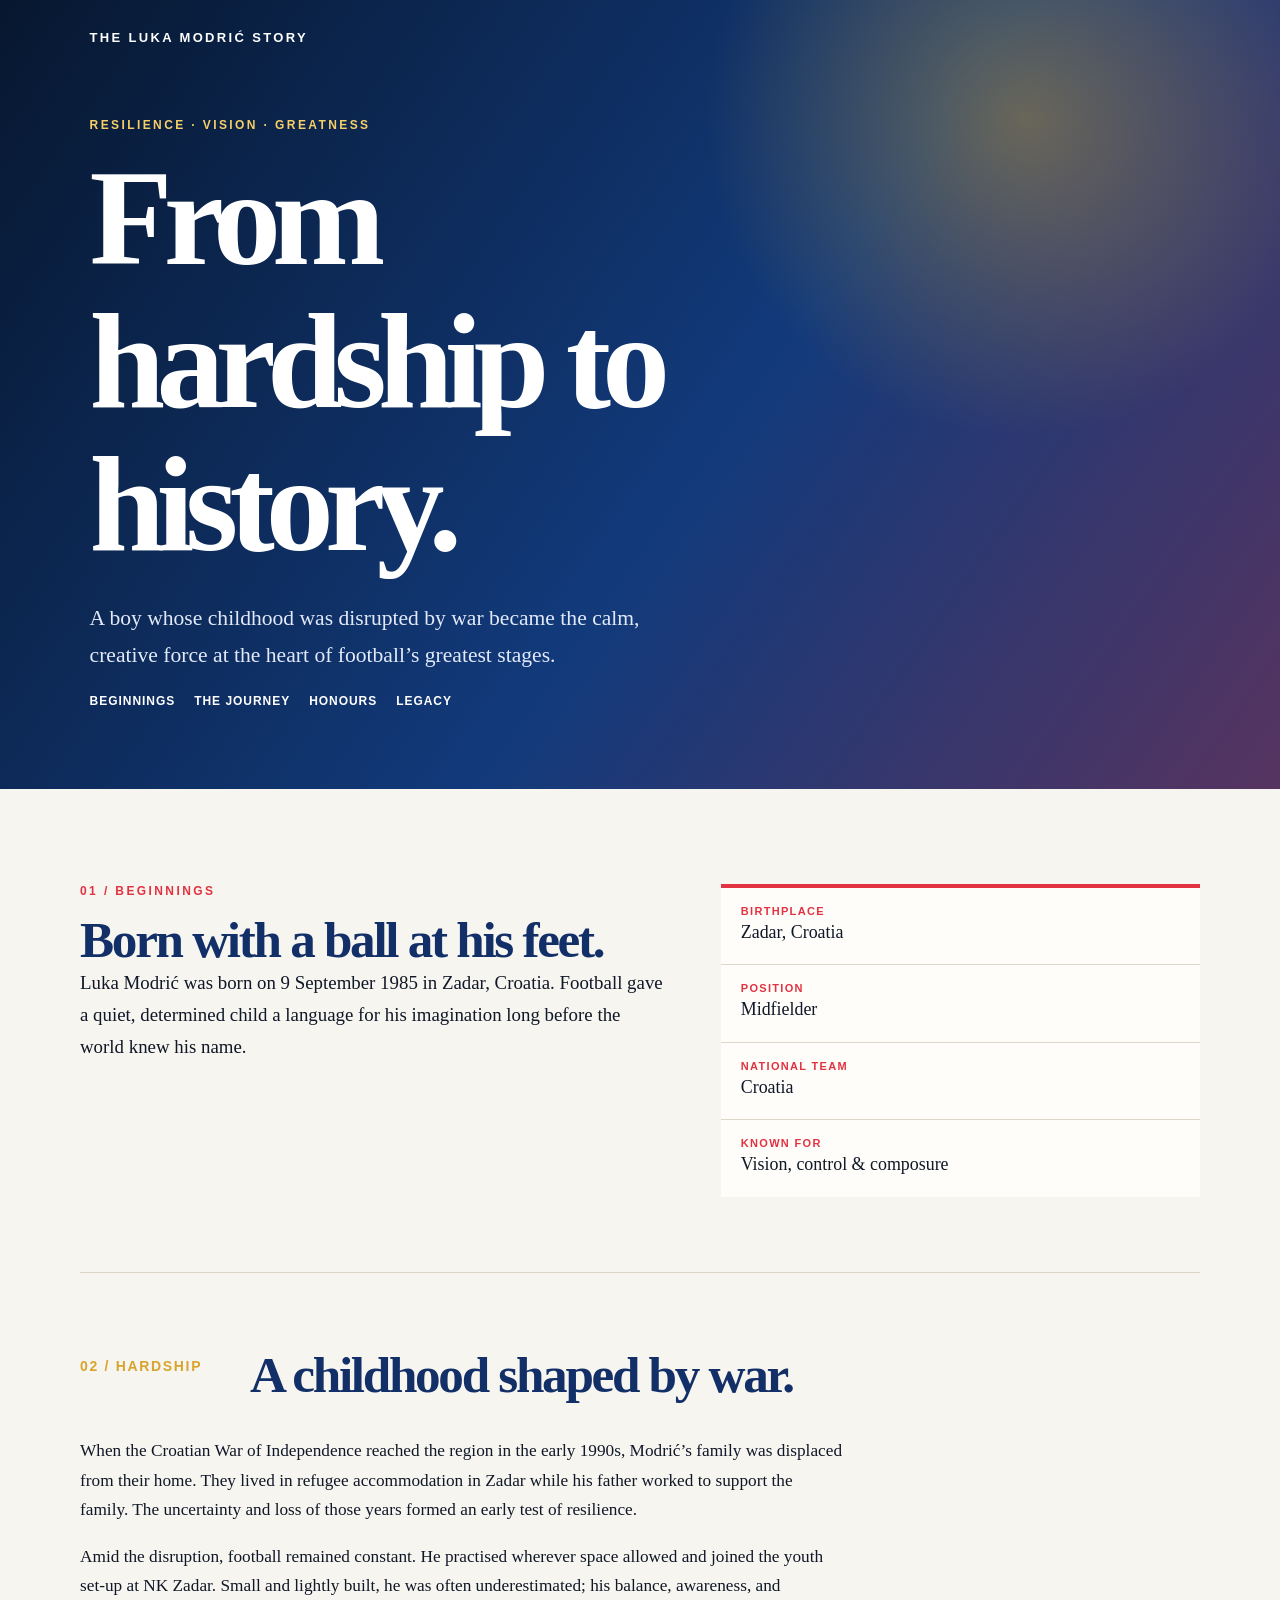
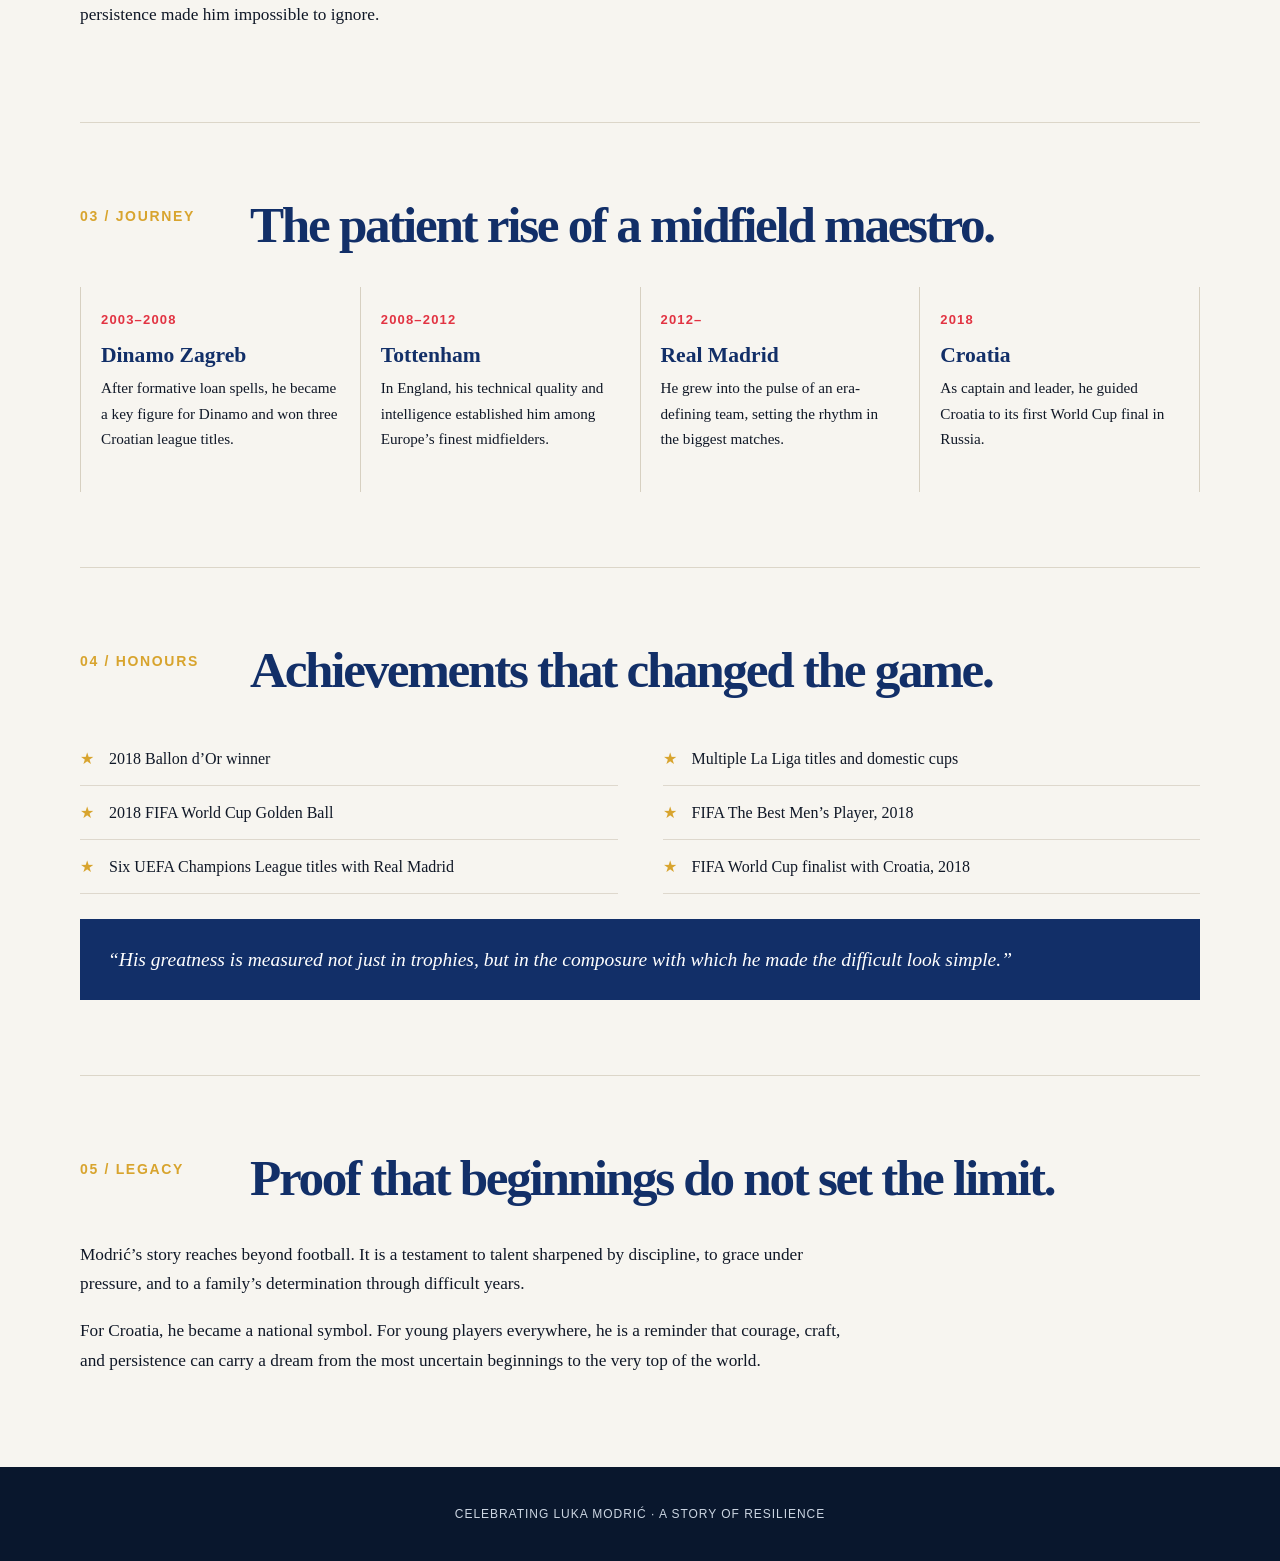
<file: index.html>
<!doctype html>
<html lang="en">
<head>
  <meta charset="utf-8">
  <meta name="viewport" content="width=device-width, initial-scale=1">
  <meta name="description" content="Luka Modric: from a childhood shaped by war to football's highest honours.">
  <title>Luka Modri&#263; | A Story of Resilience</title>
  <style>
    :root { --ink:#101827; --blue:#122f68; --red:#e23342; --gold:#d8a42e; --paper:#f7f5f0; --muted:#64748b; }
    * { box-sizing:border-box; }
    html { scroll-behavior:smooth; }
    body { margin:0; color:var(--ink); background:var(--paper); font:16px/1.7 Georgia, "Times New Roman", serif; }
    .hero { min-height:74vh; padding:30px 7vw 80px; color:#fff; display:flex; flex-direction:column; justify-content:space-between; background:radial-gradient(circle at 80% 15%, rgba(216,164,46,.42), transparent 26%), linear-gradient(125deg, #07172f 0%, #123a7b 56%, #b52b3b 160%); }
    .brand { font:700 13px/1.2 Arial, sans-serif; letter-spacing:.18em; text-transform:uppercase; }
    .hero-content { max-width:860px; padding:72px 0 20px; }
    .eyebrow { margin:0 0 15px; color:#f6cf67; font:700 12px/1.2 Arial, sans-serif; letter-spacing:.2em; text-transform:uppercase; }
    h1, h2, h3 { line-height:1.05; margin:0; }
    h1 { max-width:760px; font-size:clamp(3.5rem, 11vw, 8.5rem); letter-spacing:-.065em; }
    .hero p:last-child { max-width:590px; margin:25px 0 0; color:#e2eaf9; font-size:clamp(1.05rem, 2vw, 1.35rem); }
    nav { display:flex; flex-wrap:wrap; gap:19px; font:700 12px Arial, sans-serif; letter-spacing:.08em; text-transform:uppercase; }
    nav a { color:#fff; text-decoration:none; border-bottom:1px solid transparent; } nav a:hover { border-color:#f6cf67; }
    main { width:min(1120px, 88%); margin:0 auto; }
    .intro { display:grid; grid-template-columns:1.1fr .9fr; gap:55px; padding:95px 0 75px; }
    h2 { color:var(--blue); font-size:clamp(2.25rem, 4vw, 4rem); letter-spacing:-.045em; }
    .lede { margin:0; font-size:1.18rem; }
    .facts { display:grid; gap:1px; background:#ddd7ca; border-top:4px solid var(--red); }
    .fact { padding:17px 20px; background:#fffdf9; }
    .fact b { display:block; color:var(--red); font:700 11px Arial, sans-serif; letter-spacing:.12em; text-transform:uppercase; }
    .fact span { font-size:1.12rem; }
    .chapter { padding:75px 0; border-top:1px solid #dcd6c9; }
    .chapter-head { display:grid; grid-template-columns:150px 1fr; gap:20px; margin-bottom:35px; }
    .number { color:var(--gold); font:700 14px Arial, sans-serif; letter-spacing:.12em; padding-top:10px; }
    .chapter-copy { max-width:765px; font-size:1.08rem; }
    .chapter-copy p:first-child { margin-top:0; }
    .timeline { display:grid; grid-template-columns:repeat(4, 1fr); border-left:1px solid #d7d0c1; }
    .milestone { min-height:205px; padding:18px 20px; border-right:1px solid #d7d0c1; }
    .milestone time { color:var(--red); font:700 13px Arial, sans-serif; letter-spacing:.09em; }
    .milestone h3 { margin:12px 0 8px; color:var(--blue); font-size:1.35rem; }
    .milestone p { margin:0; font-size:.95rem; }
    .honours { margin:15px 0 0; padding:0; list-style:none; columns:2; column-gap:45px; }
    .honours li { break-inside:avoid; padding:13px 0 13px 29px; position:relative; border-bottom:1px solid #ded8cd; }
    .honours li::before { content:"\2605"; position:absolute; left:0; color:var(--gold); }
    blockquote { margin:25px 0 0; padding:24px 28px; color:#fff; background:var(--blue); font-size:1.22rem; font-style:italic; }
    footer { padding:40px 6vw; background:#09172d; color:#cbd5e1; text-align:center; font:12px Arial, sans-serif; letter-spacing:.08em; text-transform:uppercase; }
    @media (max-width:700px) { .hero { min-height:620px; } .intro, .chapter-head { grid-template-columns:1fr; gap:22px; } .intro { padding:65px 0 45px; } .chapter { padding:50px 0; } .timeline { grid-template-columns:1fr 1fr; } .milestone { min-height:0; border-bottom:1px solid #d7d0c1; } .honours { columns:1; } }
  </style>
</head>
<body>
  <header class="hero">
    <div class="brand">The Luka Modri&#263; Story</div>
    <div class="hero-content">
      <p class="eyebrow">Resilience &middot; Vision &middot; Greatness</p>
      <h1>From hardship to history.</h1>
      <p>A boy whose childhood was disrupted by war became the calm, creative force at the heart of football&rsquo;s greatest stages.</p>
    </div>
    <nav aria-label="Page navigation"><a href="#beginnings">Beginnings</a><a href="#journey">The journey</a><a href="#honours">Honours</a><a href="#legacy">Legacy</a></nav>
  </header>
  <main>
    <section class="intro" id="beginnings">
      <div><p class="eyebrow" style="color:var(--red)">01 / Beginnings</p><h2>Born with a ball at his feet.</h2><p class="lede">Luka Modri&#263; was born on 9 September 1985 in Zadar, Croatia. Football gave a quiet, determined child a language for his imagination long before the world knew his name.</p></div>
      <div class="facts" aria-label="Key facts"><div class="fact"><b>Birthplace</b><span>Zadar, Croatia</span></div><div class="fact"><b>Position</b><span>Midfielder</span></div><div class="fact"><b>National team</b><span>Croatia</span></div><div class="fact"><b>Known for</b><span>Vision, control &amp; composure</span></div></div>
    </section>
    <section class="chapter">
      <div class="chapter-head"><div class="number">02 / HARDSHIP</div><h2>A childhood shaped by war.</h2></div>
      <div class="chapter-copy"><p>When the Croatian War of Independence reached the region in the early 1990s, Modri&#263;&rsquo;s family was displaced from their home. They lived in refugee accommodation in Zadar while his father worked to support the family. The uncertainty and loss of those years formed an early test of resilience.</p><p>Amid the disruption, football remained constant. He practised wherever space allowed and joined the youth set-up at NK Zadar. Small and lightly built, he was often underestimated; his balance, awareness, and persistence made him impossible to ignore.</p></div>
    </section>
    <section class="chapter" id="journey">
      <div class="chapter-head"><div class="number">03 / JOURNEY</div><h2>The patient rise of a midfield maestro.</h2></div>
      <div class="timeline">
        <article class="milestone"><time>2003&ndash;2008</time><h3>Dinamo Zagreb</h3><p>After formative loan spells, he became a key figure for Dinamo and won three Croatian league titles.</p></article>
        <article class="milestone"><time>2008&ndash;2012</time><h3>Tottenham</h3><p>In England, his technical quality and intelligence established him among Europe&rsquo;s finest midfielders.</p></article>
        <article class="milestone"><time>2012&ndash;</time><h3>Real Madrid</h3><p>He grew into the pulse of an era-defining team, setting the rhythm in the biggest matches.</p></article>
        <article class="milestone"><time>2018</time><h3>Croatia</h3><p>As captain and leader, he guided Croatia to its first World Cup final in Russia.</p></article>
      </div>
    </section>
    <section class="chapter" id="honours">
      <div class="chapter-head"><div class="number">04 / HONOURS</div><h2>Achievements that changed the game.</h2></div>
      <ul class="honours"><li>2018 Ballon d&rsquo;Or winner</li><li>2018 FIFA World Cup Golden Ball</li><li>Six UEFA Champions League titles with Real Madrid</li><li>Multiple La Liga titles and domestic cups</li><li>FIFA The Best Men&rsquo;s Player, 2018</li><li>FIFA World Cup finalist with Croatia, 2018</li></ul>
      <blockquote>&ldquo;His greatness is measured not just in trophies, but in the composure with which he made the difficult look simple.&rdquo;</blockquote>
    </section>
    <section class="chapter" id="legacy">
      <div class="chapter-head"><div class="number">05 / LEGACY</div><h2>Proof that beginnings do not set the limit.</h2></div>
      <div class="chapter-copy"><p>Modri&#263;&rsquo;s story reaches beyond football. It is a testament to talent sharpened by discipline, to grace under pressure, and to a family&rsquo;s determination through difficult years.</p><p>For Croatia, he became a national symbol. For young players everywhere, he is a reminder that courage, craft, and persistence can carry a dream from the most uncertain beginnings to the very top of the world.</p></div>
    </section>
  </main>
  <footer>Celebrating Luka Modri&#263; &middot; A story of resilience</footer>
</body>
</html>
</file>
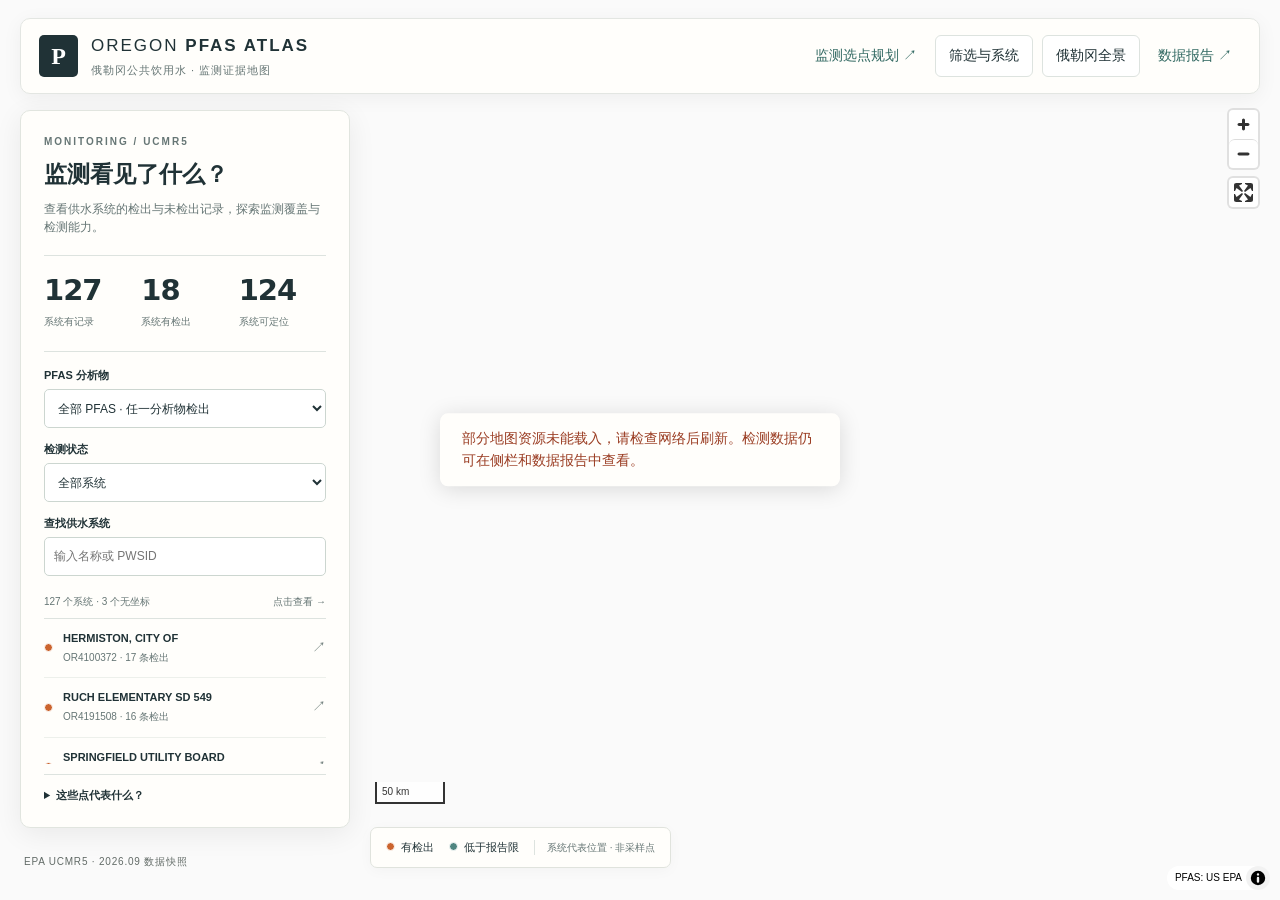
<file: oregon-pfas-data/index.html>
<!doctype html>
<html lang="zh-CN"><head><meta charset="utf-8"><meta name="viewport" content="width=device-width,initial-scale=1"><title>Oregon PFAS Atlas · 监测地图</title><link rel="stylesheet" href="assets/vendor/maplibre-gl.css"><link rel="stylesheet" href="assets/map.css"></head>
<body><main id="app"><div id="map" role="region" aria-label="俄勒冈 PFAS 供水系统交互地图"></div>
<header class="topbar"><div class="brand"><span class="mark">P</span><div><h1>OREGON <b>PFAS ATLAS</b></h1><p>俄勒冈公共饮用水 · 监测证据地图</p></div></div><nav><a href="planner.html">监测选点规划 ↗</a><button id="toggle-panel" aria-expanded="true" aria-controls="sidebar">筛选与系统</button><button id="reset">俄勒冈全景</button><a href="report.html" target="_blank" rel="noopener">数据报告 ↗</a></nav></header>
<aside id="sidebar" class="panel"><div class="eyebrow">MONITORING / UCMR5</div><h2>监测看见了什么？</h2><p class="intro">查看供水系统的检出与未检出记录，探索监测覆盖与检测能力。</p><div class="stats"><div><strong id="total">—</strong><span>系统有记录</span></div><div><strong id="detected">—</strong><span>系统有检出</span></div><div><strong id="located">—</strong><span>系统可定位</span></div></div>
<label for="analyte">PFAS 分析物</label><select id="analyte"><option value="all">全部 PFAS · 任一分析物检出</option></select>
<label for="status">检测状态</label><select id="status"><option value="all">全部系统</option><option value="detected">有检出记录</option><option value="below">结果均低于报告限</option></select>
<label for="search">查找供水系统</label><input id="search" type="search" placeholder="输入名称或 PWSID" autocomplete="off">
<div class="list-heading"><span id="results-count" aria-live="polite">正在读取数据…</span><span>点击查看 →</span></div><div id="systems" class="systems"></div>
<details class="context"><summary>这些点代表什么？</summary><p>点为 EPA 提供的服务区、ZIP 或县域质心，不是实际采样坐标；检测数据来自系统入网点。不能用点所在位置直接推断附近居民暴露。</p><p>地图展示 UCMR5；OHA 专项逐条结果尚未接入。未找到记录不等于未监测；未检出不等于零；报告限不是健康标准。</p><p id="location-note"></p><a href="data/processed/oregon-pfas-results.csv" download>下载完整结果 CSV ↓</a></details>
</aside>
<aside id="detail" class="panel detail" hidden aria-label="供水系统详情"><button id="close-detail" class="close" aria-label="关闭详情">×</button><div id="detail-content"></div></aside>
<div class="legend"><span><i class="dot detected"></i>有检出</span><span><i class="dot below"></i>低于报告限</span><small>系统代表位置 · 非采样点</small></div>
<div id="loading" class="loading" role="status">正在载入地图与监测数据…</div><div id="map-error" class="error" role="alert" hidden></div>
<div class="edition">EPA UCMR5 · 2026.09 数据快照</div>
</main><script src="assets/vendor/maplibre-gl.js"></script><script src="assets/map.js"></script></body></html>
</file>
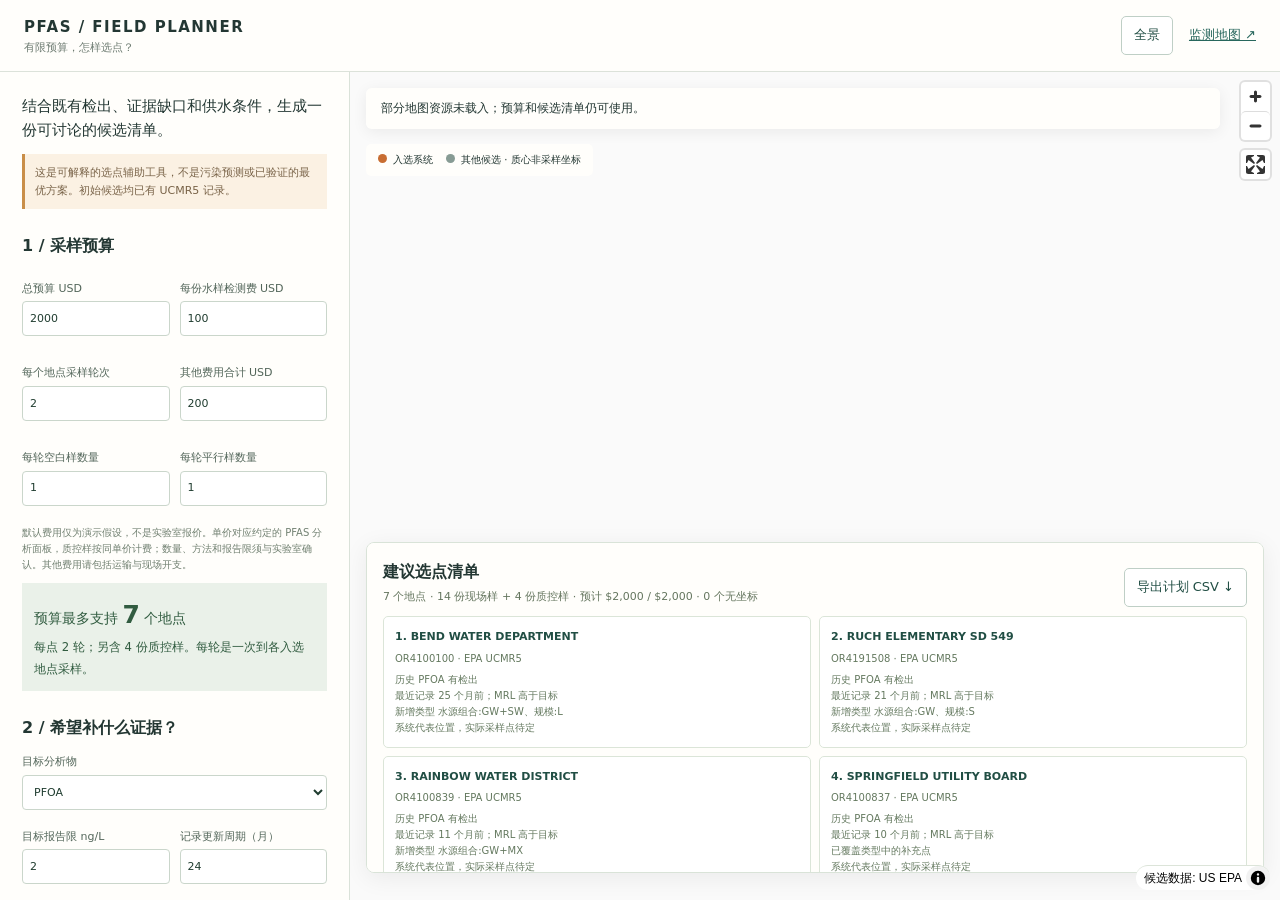
<file: oregon-pfas-data/planner.html>
<!doctype html><html lang="zh-CN"><head><meta charset="utf-8"><meta name="viewport" content="width=device-width,initial-scale=1"><title>PFAS · 监测选点规划</title><link rel="stylesheet" href="assets/vendor/maplibre-gl.css"><link rel="stylesheet" href="assets/planner.css"></head><body>
<header><div><b>PFAS / FIELD PLANNER</b><span>有限预算，怎样选点？</span></div><nav><button id="fit">全景</button><button id="toggle">规划设置</button><a href="index.html">监测地图 ↗</a></nav></header>
<main><aside id="controls"><p class="lead">结合既有检出、证据缺口和供水条件，生成一份可讨论的候选清单。</p><p class="notice">这是可解释的选点辅助工具，不是污染预测或已验证的最优方案。初始候选均已有 UCMR5 记录。</p>
<h2>1 / 采样预算</h2><div class="grid"><label>总预算 USD<input id="budget" type="number" min="0" value="2000"></label><label>每份水样检测费 USD<input id="price" type="number" min="0.01" value="100"></label><label>每个地点采样轮次<input id="rounds" type="number" min="1" step="1" value="2"></label><label>其他费用合计 USD<input id="other" type="number" min="0" value="200"></label><label>每轮空白样数量<input id="blanks" type="number" min="0" step="1" value="1"></label><label>每轮平行样数量<input id="duplicates" type="number" min="0" step="1" value="1"></label></div><p class="hint">默认费用仅为演示假设，不是实验室报价。单价对应约定的 PFAS 分析面板，质控样按同单价计费；数量、方法和报告限须与实验室确认。其他费用请包括运输与现场开支。</p><div id="budget-result" class="budget-result" aria-live="polite"></div>
<h2>2 / 希望补什么证据？</h2><label>目标分析物<select id="analyte"></select></label><div class="grid"><label>目标报告限 ng/L<input id="limit" type="number" min="0.001" value="2"></label><label>记录更新周期（月）<input id="horizon" type="number" min="1" value="24"></label></div><label>计划日期<input id="date" type="date" value="2026-09-06"></label><p class="hint">这些是研究设定，不是法定标准。报告限缺口指现有 MRL 高于你设定的目标；记录较旧不等于未监测。</p>
<h2>3 / 选点侧重点</h2><label>方案预设<select id="preset"><option value="balanced">均衡：检出 + 补证据 + 类型覆盖</option><option value="gap">优先补证据</option><option value="signal">优先复测已有检出</option></select></label><label>既有检出信号 <output id="signal-value"></output><input id="wSignal" type="range" min="0" max="100" value="40"></label><label>证据缺口 <output id="gap-value"></output><input id="wGap" type="range" min="0" max="100" value="35"></label><label>新增供水类型覆盖 <output id="diversity-value"></output><input id="wDiversity" type="range" min="0" max="100" value="25"></label><label>最多选择地点数<input id="maxSites" type="number" min="0" step="1" value="8"></label><p class="hint">权重是你的研究偏好，不是从数据训练出的风险概率。类型覆盖按系统的水源组合和规模代码计算，未知类型不获得多样性加分。</p>
<details><summary>候选范围与可行性</summary><label>筛选系统名称 / ID<input id="candidate-search" type="search" placeholder="仅筛列表，不改变候选范围"></label><p class="hint">取消勾选无法到达或无法取得采样许可的系统。系统代表位置不等于现场可采样地点，具体采样点需另行确认。</p><div id="candidate-list"></div></details>
<details><summary>补充一个资料空白候选点</summary><p class="hint">新增点被标为“用户提供、记录待核实”，不会宣称它从未被监测。仅在当前浏览器保存；计划 CSV 只导出入选点。</p><label>名称<input id="manual-name"></label><label>来源 / 缺口说明（必填）<textarea id="manual-note" placeholder="例如公开记录检索范围、联系信息或资料链接"></textarea></label><div class="grid"><label>水源<select id="manual-water"><option value="unknown">未知</option><option>GW</option><option>SW</option><option>GU</option><option>MX</option></select></label><label>规模<select id="manual-size"><option value="unknown">未知</option><option>L</option><option>S</option></select></label><label>经度（可空）<input id="lon" type="number" step="any"></label><label>纬度（可空）<input id="lat" type="number" step="any"></label></div><button id="add">加入候选清单</button><button id="clear-manual">清除自建候选</button><p id="manual-message" role="status"></p></details>
<details><summary>方法、局限与代码含义</summary><p>每步选择使加权得分最大的系统：既有目标分析物检出（0/1）+ 证据缺口 + 尚未覆盖的类型。相同分数按系统 ID 排序。每个系统暂按一个现场地点计算。类型覆盖仅指系统属性，不表示系统内各个水源均已采到；具体点位确定后还需调整预算与代表性。</p><p>证据缺口 = ½ × min(距最后记录月数 / 更新周期, 1) + ½ × 报告限不足（0/1）。无该分析物记录时为 1，表示未知；缺失坐标不计为监测缺口。多样性分为该候选尚未覆盖的已知系统水源组合/规模类别占比。</p><p>GW：地下水；SW：地表水；GU：受地表水影响的地下水；MX：混合水源。规模保留 EPA L/S 分组（L 大于 10,000 人，S 不超过 10,000 人）。同一系统可包含多个水源类别。</p><p>对照方案使用相同预算和候选范围。指标只是方案构成，不是选点有效性的独立验证。随机对照采用固定种子的一次可复现排序，不能代表多次随机试验平均表现。</p><p>没有全州系统名录、潜在污染源及完整服务区边界，不能估计全州覆盖率、人群公平性或预测新检出概率。供水系统入网点与居民水龙头样品须分别标记。</p><a href="docs/research-strategy.md">研究设计说明 ↗</a></details>
</aside><section id="workspace"><div id="map" aria-label="监测选点地图"></div><div id="status" role="status">正在读取候选数据…</div><div class="legend"><i></i>入选系统 <em></em>其他候选 · 质心非采样坐标</div><section id="results"><div class="results-title"><div><h2>建议选点清单</h2><p id="plan-summary"></p></div><button id="export">导出计划 CSV ↓</button></div><div id="selection"></div><details><summary>与其他选点方式比较</summary><div id="comparison"></div><p class="hint">“既有检出”指历史记录，不是预测本次会检出；证据缺口为本页定义的相对分数。</p></details></section></section></main>
<script src="assets/vendor/maplibre-gl.js"></script><script type="module" src="assets/planner.mjs"></script></body></html>
</file>
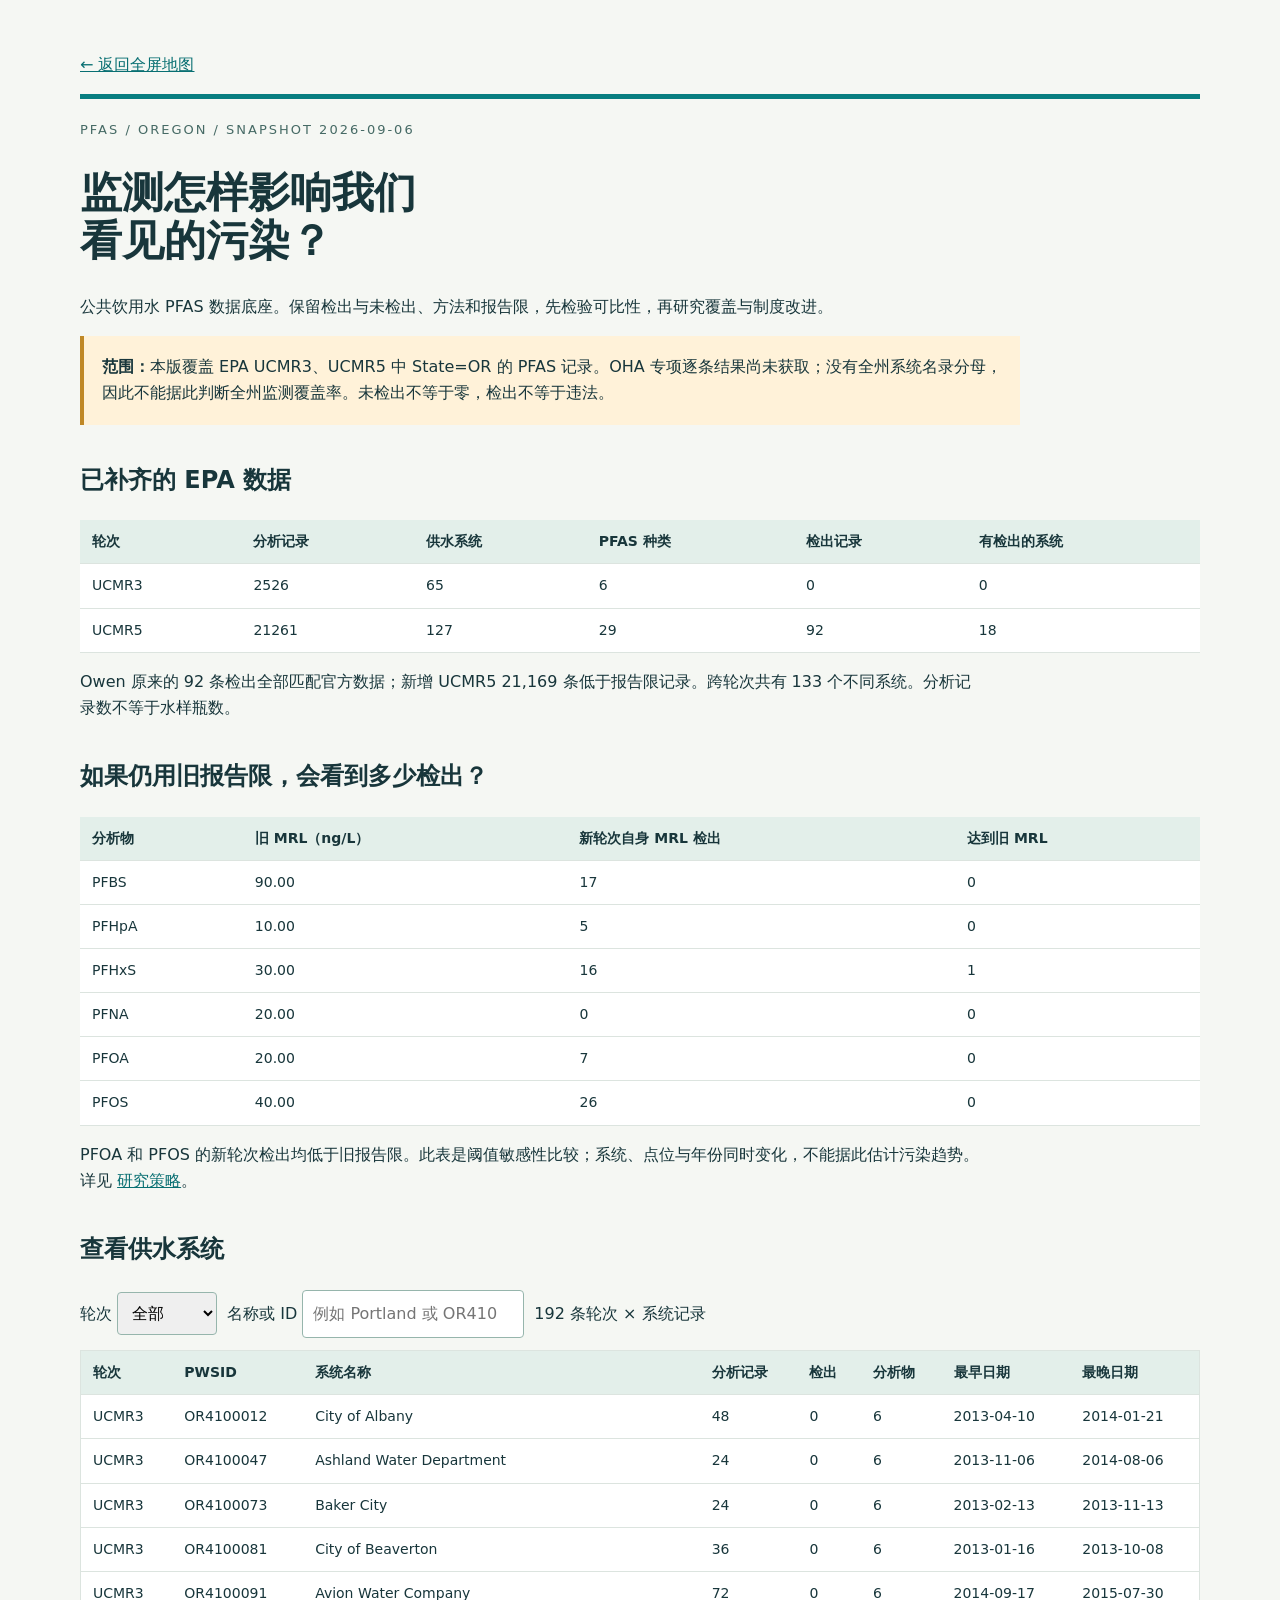
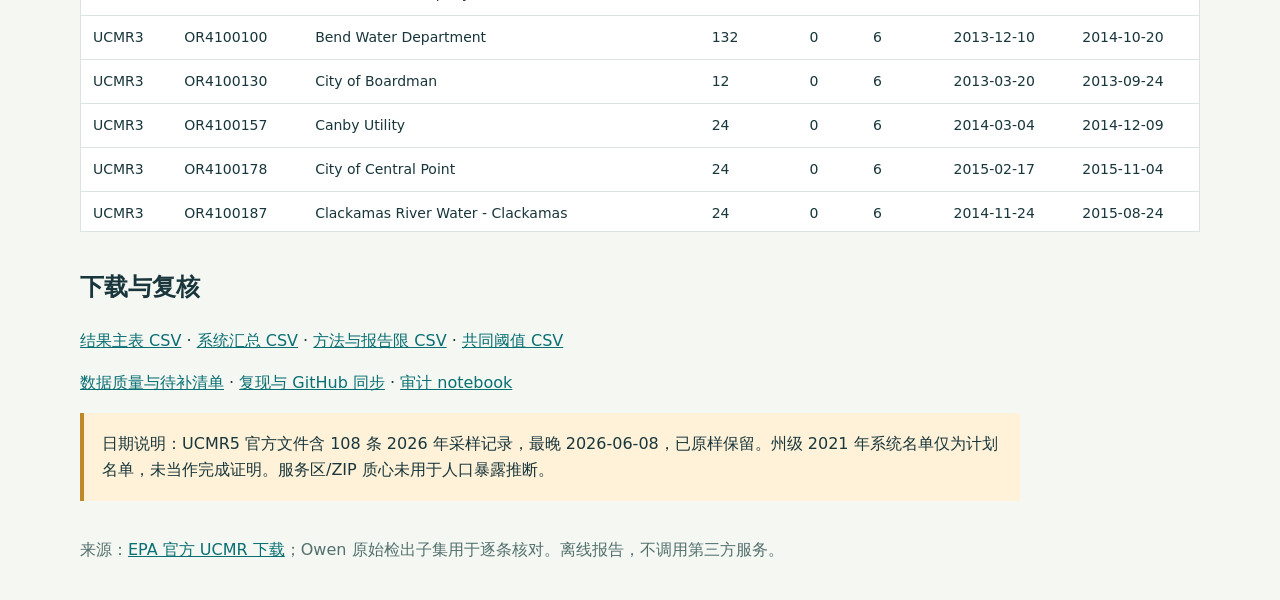
<file: oregon-pfas-data/report.html>
<!doctype html><html lang="zh-CN"><meta charset="utf-8"><meta name="viewport" content="width=device-width,initial-scale=1"><title>Oregon PFAS · 监测证据</title><style>
body{font:16px/1.65 system-ui,sans-serif;color:#18363b;background:#f5f7f3;margin:0}main{max-width:1120px;margin:auto;padding:36px 24px}h1{font-size:42px;line-height:1.15}h2{margin-top:36px}p{max-width:900px}a{color:#086f72}header{border-top:5px solid #087e80;padding-top:20px}.eyebrow{letter-spacing:2px;color:#466a65;font-size:13px}.note{padding:18px;background:#fff2d9;border-left:4px solid #bf8826}table{border-collapse:collapse;width:100%;background:white;font-size:14px}th,td{text-align:left;padding:10px 12px;border-bottom:1px solid #dce4df}th{background:#e3efea;position:sticky;top:0}input,select{font:inherit;padding:10px;border:1px solid #96b5ac;border-radius:4px;margin:0 10px 12px 0}section.scroll{overflow:auto;max-height:480px;border:1px solid #dce4df}footer{margin-top:36px;color:#52706c}code{background:#e3efea;padding:2px 5px}.wrap{overflow:auto}</style><main><p><a href="index.html">← 返回全屏地图</a></p><header><div class="eyebrow">PFAS / OREGON / SNAPSHOT 2026-09-06</div><h1>监测怎样影响我们<br>看见的污染？</h1><p>公共饮用水 PFAS 数据底座。保留检出与未检出、方法和报告限，先检验可比性，再研究覆盖与制度改进。</p></header>
<p class="note"><strong>范围：</strong>本版覆盖 EPA UCMR3、UCMR5 中 State=OR 的 PFAS 记录。OHA 专项逐条结果尚未获取；没有全州系统名录分母，因此不能据此判断全州监测覆盖率。未检出不等于零，检出不等于违法。</p><h2>已补齐的 EPA 数据</h2><div class="wrap"><table ><thead><tr><th>轮次</th><th>分析记录</th><th>供水系统</th><th>PFAS 种类</th><th>检出记录</th><th>有检出的系统</th></tr></thead><tbody><tr><td>UCMR3</td><td>2526</td><td>65</td><td>6</td><td>0</td><td>0</td></tr><tr><td>UCMR5</td><td>21261</td><td>127</td><td>29</td><td>92</td><td>18</td></tr></tbody></table></div><p>Owen 原来的 92 条检出全部匹配官方数据；新增 UCMR5 21,169 条低于报告限记录。跨轮次共有 133 个不同系统。分析记录数不等于水样瓶数。</p><h2>如果仍用旧报告限，会看到多少检出？</h2><div class="wrap"><table ><thead><tr><th>分析物</th><th>旧 MRL（ng/L）</th><th>新轮次自身 MRL 检出</th><th>达到旧 MRL</th></tr></thead><tbody><tr><td>PFBS</td><td>90.00</td><td>17</td><td>0</td></tr><tr><td>PFHpA</td><td>10.00</td><td>5</td><td>0</td></tr><tr><td>PFHxS</td><td>30.00</td><td>16</td><td>1</td></tr><tr><td>PFNA</td><td>20.00</td><td>0</td><td>0</td></tr><tr><td>PFOA</td><td>20.00</td><td>7</td><td>0</td></tr><tr><td>PFOS</td><td>40.00</td><td>26</td><td>0</td></tr></tbody></table></div><p>PFOA 和 PFOS 的新轮次检出均低于旧报告限。此表是阈值敏感性比较；系统、点位与年份同时变化，不能据此估计污染趋势。详见 <a href="docs/research-strategy.md">研究策略</a>。</p><h2>查看供水系统</h2><label>轮次 <select id="program"><option value="">全部</option><option>UCMR3</option><option>UCMR5</option></select></label><label>名称或 ID <input id="search" type="search" placeholder="例如 Portland 或 OR410…"></label><span id="count" aria-live="polite"></span><section class="scroll"><table id="systems"><thead><tr><th>轮次</th><th>PWSID</th><th>系统名称</th><th>分析记录</th><th>检出</th><th>分析物</th><th>最早日期</th><th>最晚日期</th></tr></thead><tbody><tr><td>UCMR3</td><td>OR4100012</td><td>City of Albany</td><td>48</td><td>0</td><td>6</td><td>2013-04-10</td><td>2014-01-21</td></tr><tr><td>UCMR3</td><td>OR4100047</td><td>Ashland Water Department</td><td>24</td><td>0</td><td>6</td><td>2013-11-06</td><td>2014-08-06</td></tr><tr><td>UCMR3</td><td>OR4100073</td><td>Baker City</td><td>24</td><td>0</td><td>6</td><td>2013-02-13</td><td>2013-11-13</td></tr><tr><td>UCMR3</td><td>OR4100081</td><td>City of Beaverton</td><td>36</td><td>0</td><td>6</td><td>2013-01-16</td><td>2013-10-08</td></tr><tr><td>UCMR3</td><td>OR4100091</td><td>Avion Water Company</td><td>72</td><td>0</td><td>6</td><td>2014-09-17</td><td>2015-07-30</td></tr><tr><td>UCMR3</td><td>OR4100100</td><td>Bend Water Department</td><td>132</td><td>0</td><td>6</td><td>2013-12-10</td><td>2014-10-20</td></tr><tr><td>UCMR3</td><td>OR4100130</td><td>City of Boardman</td><td>12</td><td>0</td><td>6</td><td>2013-03-20</td><td>2013-09-24</td></tr><tr><td>UCMR3</td><td>OR4100157</td><td>Canby Utility</td><td>24</td><td>0</td><td>6</td><td>2014-03-04</td><td>2014-12-09</td></tr><tr><td>UCMR3</td><td>OR4100178</td><td>City of Central Point</td><td>24</td><td>0</td><td>6</td><td>2015-02-17</td><td>2015-11-04</td></tr><tr><td>UCMR3</td><td>OR4100187</td><td>Clackamas River Water - Clackamas</td><td>24</td><td>0</td><td>6</td><td>2014-11-24</td><td>2015-08-24</td></tr><tr><td>UCMR3</td><td>OR4100205</td><td>Coos Bay North Bend Water Board</td><td>24</td><td>0</td><td>6</td><td>2014-08-04</td><td>2015-05-12</td></tr><tr><td>UCMR3</td><td>OR4100218</td><td>City of Cornelius</td><td>48</td><td>0</td><td>6</td><td>2013-07-22</td><td>2014-04-08</td></tr><tr><td>UCMR3</td><td>OR4100225</td><td>City of Corvallis</td><td>48</td><td>0</td><td>6</td><td>2013-03-13</td><td>2013-12-19</td></tr><tr><td>UCMR3</td><td>OR4100226</td><td>Childrens Farm Home Campus</td><td>12</td><td>0</td><td>6</td><td>2014-03-19</td><td>2014-09-24</td></tr><tr><td>UCMR3</td><td>OR4100248</td><td>City of Dallas</td><td>24</td><td>0</td><td>6</td><td>2013-12-05</td><td>2014-09-04</td></tr><tr><td>UCMR3</td><td>OR4100287</td><td>Eugene Water &amp; Electric Board</td><td>24</td><td>0</td><td>6</td><td>2013-03-13</td><td>2013-12-16</td></tr><tr><td>UCMR3</td><td>OR4100305</td><td>City of Forest Grove</td><td>48</td><td>0</td><td>6</td><td>2013-04-17</td><td>2014-01-22</td></tr><tr><td>UCMR3</td><td>OR4100321</td><td>City of Gladstone</td><td>18</td><td>0</td><td>6</td><td>2015-05-26</td><td>2015-12-09</td></tr><tr><td>UCMR3</td><td>OR4100342</td><td>City of Grants Pass</td><td>24</td><td>0</td><td>6</td><td>2014-07-17</td><td>2015-04-13</td></tr><tr><td>UCMR3</td><td>OR4100357</td><td>Gresham PWO - Water Section</td><td>24</td><td>0</td><td>6</td><td>2014-02-18</td><td>2014-11-18</td></tr><tr><td>UCMR3</td><td>OR4100372</td><td>City of Hermiston</td><td>72</td><td>0</td><td>6</td><td>2014-05-12</td><td>2015-02-18</td></tr><tr><td>UCMR3</td><td>OR4100443</td><td>Klamath Falls Water Department</td><td>84</td><td>0</td><td>6</td><td>2014-05-27</td><td>2014-11-18</td></tr><tr><td>UCMR3</td><td>OR4100453</td><td>City of La Grande</td><td>60</td><td>0</td><td>6</td><td>2015-03-11</td><td>2015-10-07</td></tr><tr><td>UCMR3</td><td>OR4100457</td><td>Lake Oswego Municipal Water</td><td>24</td><td>0</td><td>6</td><td>2014-04-08</td><td>2015-01-19</td></tr><tr><td>UCMR3</td><td>OR4100473</td><td>City of Lebanon</td><td>24</td><td>0</td><td>6</td><td>2013-07-15</td><td>2014-04-07</td></tr><tr><td>UCMR3</td><td>OR4100483</td><td>Lincoln City Water District</td><td>24</td><td>0</td><td>6</td><td>2013-01-22</td><td>2013-10-16</td></tr><tr><td>UCMR3</td><td>OR4100497</td><td>McMinnville Water &amp; Light</td><td>24</td><td>0</td><td>6</td><td>2013-07-17</td><td>2014-04-09</td></tr><tr><td>UCMR3</td><td>OR4100500</td><td>City of Madras</td><td>12</td><td>0</td><td>6</td><td>2015-05-12</td><td>2015-11-16</td></tr><tr><td>UCMR3</td><td>OR4100501</td><td>Deschutes Valley Water District</td><td>12</td><td>0</td><td>6</td><td>2014-03-26</td><td>2014-09-23</td></tr><tr><td>UCMR3</td><td>OR4100513</td><td>Medford Water Commission</td><td>24</td><td>0</td><td>6</td><td>2013-03-11</td><td>2014-05-29</td></tr><tr><td>UCMR3</td><td>OR4100528</td><td>City of Milwaukie</td><td>48</td><td>0</td><td>6</td><td>2013-04-22</td><td>2013-10-16</td></tr><tr><td>UCMR3</td><td>OR4100557</td><td>City of Newberg</td><td>12</td><td>0</td><td>6</td><td>2013-11-07</td><td>2014-05-19</td></tr><tr><td>UCMR3</td><td>OR4100587</td><td>City of Ontario</td><td>24</td><td>0</td><td>6</td><td>2014-10-27</td><td>2015-08-13</td></tr><tr><td>UCMR3</td><td>OR4100594</td><td>Clackmas River Water - Clairmont</td><td>24</td><td>0</td><td>6</td><td>2013-07-08</td><td>2014-04-29</td></tr><tr><td>UCMR3</td><td>OR4100613</td><td>City of Pendleton</td><td>48</td><td>0</td><td>6</td><td>2013-07-17</td><td>2014-05-28</td></tr><tr><td>UCMR3</td><td>OR4100626</td><td>City of Pilot Rock</td><td>24</td><td>0</td><td>6</td><td>2013-04-23</td><td>2013-10-30</td></tr><tr><td>UCMR3</td><td>OR4100635</td><td>Sunrise Water Authority</td><td>120</td><td>0</td><td>6</td><td>2013-10-28</td><td>2014-07-28</td></tr><tr><td>UCMR3</td><td>OR4100657</td><td>Portland Water Bureau</td><td>36</td><td>0</td><td>6</td><td>2014-03-19</td><td>2015-06-17</td></tr><tr><td>UCMR3</td><td>OR4100660</td><td>West Slope Water District</td><td>24</td><td>0</td><td>6</td><td>2013-12-10</td><td>2014-09-30</td></tr><tr><td>UCMR3</td><td>OR4100665</td><td>Tualatin Valley Water District</td><td>60</td><td>0</td><td>6</td><td>2014-08-13</td><td>2015-06-29</td></tr><tr><td>UCMR3</td><td>OR4100667</td><td>Raleigh Water District</td><td>24</td><td>0</td><td>6</td><td>2014-01-06</td><td>2014-10-09</td></tr><tr><td>UCMR3</td><td>OR4100668</td><td>Rockwood PUD</td><td>24</td><td>0</td><td>6</td><td>2014-06-16</td><td>2015-03-18</td></tr><tr><td>UCMR3</td><td>OR4100693</td><td>Redmond Water Department</td><td>84</td><td>0</td><td>6</td><td>2014-03-18</td><td>2014-10-20</td></tr><tr><td>UCMR3</td><td>OR4100702</td><td>Rhododendron Water Assoc.</td><td>24</td><td>0</td><td>6</td><td>2015-03-18</td><td>2015-12-14</td></tr><tr><td>UCMR3</td><td>OR4100720</td><td>City of Roseburg</td><td>24</td><td>0</td><td>6</td><td>2014-05-06</td><td>2015-02-18</td></tr><tr><td>UCMR3</td><td>OR4100724</td><td>City of St. Helens</td><td>24</td><td>0</td><td>6</td><td>2015-02-24</td><td>2015-11-10</td></tr><tr><td>UCMR3</td><td>OR4100731</td><td>Salem Public Works</td><td>24</td><td>0</td><td>6</td><td>2013-01-22</td><td>2013-10-21</td></tr><tr><td>UCMR3</td><td>OR4100744</td><td>City of Keizer</td><td>180</td><td>0</td><td>6</td><td>2014-03-04</td><td>2014-09-24</td></tr><tr><td>UCMR3</td><td>OR4100768</td><td>Suburban East Salem Water District</td><td>24</td><td>0</td><td>6</td><td>2014-12-28</td><td>2015-12-21</td></tr><tr><td>UCMR3</td><td>OR4100792</td><td>City of Scappoose</td><td>36</td><td>0</td><td>6</td><td>2013-03-11</td><td>2013-12-10</td></tr><tr><td>UCMR3</td><td>OR4100816</td><td>City of Sherwood</td><td>48</td><td>0</td><td>6</td><td>2014-05-27</td><td>2015-02-18</td></tr><tr><td>UCMR3</td><td>OR4100837</td><td>Springfield Utility Board</td><td>72</td><td>0</td><td>6</td><td>2013-03-18</td><td>2013-12-17</td></tr><tr><td>UCMR3</td><td>OR4100869</td><td>City of The Dalles</td><td>60</td><td>0</td><td>6</td><td>2014-05-07</td><td>2015-02-10</td></tr><tr><td>UCMR3</td><td>OR4100878</td><td>City of Tigard</td><td>84</td><td>0</td><td>6</td><td>2014-11-18</td><td>2015-08-12</td></tr><tr><td>UCMR3</td><td>OR4100901</td><td>City of Troutdale</td><td>48</td><td>0</td><td>6</td><td>2013-04-24</td><td>2013-10-23</td></tr><tr><td>UCMR3</td><td>OR4100906</td><td>City of Tualatin</td><td>24</td><td>0</td><td>6</td><td>2014-01-08</td><td>2014-11-10</td></tr><tr><td>UCMR3</td><td>OR4100944</td><td>City of West Linn</td><td>24</td><td>0</td><td>6</td><td>2014-05-07</td><td>2015-02-04</td></tr><tr><td>UCMR3</td><td>OR4100954</td><td>City of Wilsonville</td><td>24</td><td>0</td><td>6</td><td>2014-03-18</td><td>2014-12-02</td></tr><tr><td>UCMR3</td><td>OR4100959</td><td>City of Woodburn</td><td>36</td><td>0</td><td>6</td><td>2013-12-18</td><td>2014-06-09</td></tr><tr><td>UCMR3</td><td>OR4101053</td><td>Riverbend Mobile Home Park</td><td>24</td><td>0</td><td>6</td><td>2014-04-22</td><td>2014-10-17</td></tr><tr><td>UCMR3</td><td>OR4101511</td><td>Oregon City</td><td>24</td><td>0</td><td>6</td><td>2014-05-07</td><td>2015-02-04</td></tr><tr><td>UCMR3</td><td>OR4101512</td><td>Oak Lodge Water District</td><td>24</td><td>0</td><td>6</td><td>2013-11-13</td><td>2014-08-13</td></tr><tr><td>UCMR3</td><td>OR4101513</td><td>City of Hillsboro</td><td>24</td><td>0</td><td>6</td><td>2013-07-15</td><td>2014-04-16</td></tr><tr><td>UCMR3</td><td>OR4190416</td><td>Georgia-Pacific CPLP Wauna</td><td>24</td><td>0</td><td>6</td><td>2015-01-21</td><td>2015-10-19</td></tr><tr><td>UCMR3</td><td>OR4194431</td><td>JLR</td><td>24</td><td>0</td><td>6</td><td>2013-05-20</td><td>2013-11-13</td></tr><tr><td>UCMR5</td><td>OR4100003</td><td>ADAIR VILLAGE WATER SYSTEM</td><td>116</td><td>0</td><td>29</td><td>2023-02-28</td><td>2023-12-05</td></tr><tr><td>UCMR5</td><td>OR4100012</td><td>ALBANY, CITY OF</td><td>232</td><td>0</td><td>29</td><td>2023-03-22</td><td>2023-12-20</td></tr><tr><td>UCMR5</td><td>OR4100047</td><td>ASHLAND WATER DEPARTMENT</td><td>116</td><td>0</td><td>29</td><td>2023-01-19</td><td>2026-01-06</td></tr><tr><td>UCMR5</td><td>OR4100055</td><td>ASTORIA, CITY OF</td><td>116</td><td>0</td><td>29</td><td>2024-01-23</td><td>2024-10-21</td></tr><tr><td>UCMR5</td><td>OR4100065</td><td>AUMSVILLE, CITY OF</td><td>58</td><td>0</td><td>29</td><td>2023-05-17</td><td>2024-01-30</td></tr><tr><td>UCMR5</td><td>OR4100073</td><td>BAKER CITY</td><td>116</td><td>0</td><td>29</td><td>2024-01-24</td><td>2024-10-30</td></tr><tr><td>UCMR5</td><td>OR4100074</td><td>BANDON, CITY OF</td><td>116</td><td>0</td><td>29</td><td>2024-02-20</td><td>2024-11-19</td></tr><tr><td>UCMR5</td><td>OR4100081</td><td>BEAVERTON, CITY OF</td><td>232</td><td>0</td><td>29</td><td>2023-07-17</td><td>2024-06-25</td></tr><tr><td>UCMR5</td><td>OR4100091</td><td>AVION WC - GREATER AVION</td><td>203</td><td>0</td><td>29</td><td>2025-02-19</td><td>2025-08-26</td></tr><tr><td>UCMR5</td><td>OR4100100</td><td>BEND WATER DEPARTMENT</td><td>580</td><td>6</td><td>29</td><td>2023-05-10</td><td>2024-08-14</td></tr><tr><td>UCMR5</td><td>OR4100113</td><td>ROATS WATER SYSTEM</td><td>174</td><td>0</td><td>29</td><td>2023-03-22</td><td>2024-02-12</td></tr><tr><td>UCMR5</td><td>OR4100115</td><td>ROATS WOODSIDE RANCH WS</td><td>348</td><td>0</td><td>29</td><td>2025-01-14</td><td>2025-08-26</td></tr><tr><td>UCMR5</td><td>OR4100130</td><td>BOARDMAN, CITY OF</td><td>116</td><td>0</td><td>29</td><td>2025-02-12</td><td>2025-10-14</td></tr><tr><td>UCMR5</td><td>OR4100149</td><td>BROOKINGS, CITY OF</td><td>58</td><td>0</td><td>29</td><td>2024-01-24</td><td>2024-07-23</td></tr><tr><td>UCMR5</td><td>OR4100157</td><td>CANBY UTILITY</td><td>116</td><td>0</td><td>29</td><td>2023-09-14</td><td>2024-04-09</td></tr><tr><td>UCMR5</td><td>OR4100178</td><td>CENTRAL POINT, CITY OF</td><td>116</td><td>0</td><td>29</td><td>2024-06-04</td><td>2025-03-12</td></tr><tr><td>UCMR5</td><td>OR4100187</td><td>CLACKAMAS RIVER WATER - CLACKAMAS</td><td>116</td><td>0</td><td>29</td><td>2024-02-14</td><td>2024-11-13</td></tr><tr><td>UCMR5</td><td>OR4100205</td><td>COOS BAY NORTH BEND WTR BRD</td><td>116</td><td>0</td><td>29</td><td>2024-01-17</td><td>2024-10-16</td></tr><tr><td>UCMR5</td><td>OR4100213</td><td>COQUILLE, CITY OF</td><td>116</td><td>0</td><td>29</td><td>2023-03-21</td><td>2024-01-09</td></tr><tr><td>UCMR5</td><td>OR4100218</td><td>CORNELIUS, CITY OF</td><td>145</td><td>0</td><td>29</td><td>2024-04-30</td><td>2025-01-13</td></tr><tr><td>UCMR5</td><td>OR4100225</td><td>CORVALLIS, CITY OF</td><td>232</td><td>0</td><td>29</td><td>2024-12-10</td><td>2025-09-10</td></tr><tr><td>UCMR5</td><td>OR4100236</td><td>COTTAGE GROVE, CITY OF</td><td>116</td><td>0</td><td>29</td><td>2023-12-14</td><td>2024-09-10</td></tr><tr><td>UCMR5</td><td>OR4100246</td><td>CRESWELL, CITY OF</td><td>116</td><td>0</td><td>29</td><td>2023-02-20</td><td>2023-11-20</td></tr><tr><td>UCMR5</td><td>OR4100248</td><td>DALLAS, CITY OF</td><td>116</td><td>0</td><td>29</td><td>2023-03-09</td><td>2023-12-08</td></tr><tr><td>UCMR5</td><td>OR4100259</td><td>DONALD, CITY OF</td><td>58</td><td>0</td><td>29</td><td>2025-06-09</td><td>2025-12-08</td></tr><tr><td>UCMR5</td><td>OR4100262</td><td>DUNDEE, CITY OF</td><td>261</td><td>2</td><td>29</td><td>2023-04-11</td><td>2023-10-04</td></tr><tr><td>UCMR5</td><td>OR4100267</td><td>EAGLE POINT, CITY OF</td><td>348</td><td>0</td><td>29</td><td>2025-03-11</td><td>2026-01-06</td></tr><tr><td>UCMR5</td><td>OR4100279</td><td>ESTACADA, CITY OF</td><td>116</td><td>1</td><td>29</td><td>2024-03-11</td><td>2024-12-17</td></tr><tr><td>UCMR5</td><td>OR4100287</td><td>EUGENE WATER &amp; ELECTRIC BOARD</td><td>116</td><td>0</td><td>29</td><td>2023-02-06</td><td>2023-11-06</td></tr><tr><td>UCMR5</td><td>OR4100296</td><td>FAIRVIEW, CITY OF</td><td>116</td><td>0</td><td>29</td><td>2025-05-14</td><td>2025-11-17</td></tr><tr><td>UCMR5</td><td>OR4100297</td><td>FALLS CITY OR, CITY OF</td><td>116</td><td>0</td><td>29</td><td>2025-01-13</td><td>2025-10-15</td></tr><tr><td>UCMR5</td><td>OR4100299</td><td>FLORENCE, CITY OF</td><td>58</td><td>0</td><td>29</td><td>2024-05-22</td><td>2024-11-20</td></tr><tr><td>UCMR5</td><td>OR4100301</td><td>HECETA WATER PEOPLES UTILITY DISTRICT</td><td>116</td><td>0</td><td>29</td><td>2024-02-21</td><td>2024-11-20</td></tr><tr><td>UCMR5</td><td>OR4100305</td><td>FOREST GROVE, CITY OF</td><td>232</td><td>0</td><td>29</td><td>2023-07-10</td><td>2024-04-08</td></tr><tr><td>UCMR5</td><td>OR4100321</td><td>GLADSTONE, CITY OF</td><td>116</td><td>0</td><td>29</td><td>2023-10-02</td><td>2025-12-17</td></tr><tr><td>UCMR5</td><td>OR4100324</td><td>KERNVILLE-GLENEDEN-LINC BCH WD</td><td>116</td><td>0</td><td>29</td><td>2023-01-10</td><td>2023-10-03</td></tr><tr><td>UCMR5</td><td>OR4100342</td><td>GRANTS PASS, CITY OF</td><td>116</td><td>0</td><td>29</td><td>2024-03-11</td><td>2024-12-05</td></tr><tr><td>UCMR5</td><td>OR4100357</td><td>GRESHAM, CITY OF</td><td>115</td><td>0</td><td>29</td><td>2024-10-09</td><td>2025-07-14</td></tr><tr><td>UCMR5</td><td>OR4100359</td><td>CORBETT WATER DISTRICT</td><td>116</td><td>0</td><td>29</td><td>2025-02-11</td><td>2025-11-19</td></tr><tr><td>UCMR5</td><td>OR4100366</td><td>HARRISBURG, CITY OF</td><td>58</td><td>0</td><td>29</td><td>2023-03-20</td><td>2023-10-04</td></tr><tr><td>UCMR5</td><td>OR4100372</td><td>HERMISTON, CITY OF</td><td>316</td><td>17</td><td>29</td><td>2023-06-20</td><td>2024-06-10</td></tr><tr><td>UCMR5</td><td>OR4100385</td><td>HOOD RIVER, CITY OF</td><td>58</td><td>0</td><td>29</td><td>2025-01-27</td><td>2025-07-16</td></tr><tr><td>UCMR5</td><td>OR4100386</td><td>CRYSTAL SPRINGS WATER DISTRICT</td><td>116</td><td>0</td><td>29</td><td>2025-03-17</td><td>2025-09-17</td></tr><tr><td>UCMR5</td><td>OR4100387</td><td>ICE FOUNTAIN WATER DISTRICT</td><td>58</td><td>0</td><td>29</td><td>2025-03-17</td><td>2025-11-03</td></tr><tr><td>UCMR5</td><td>OR4100389</td><td>HUBBARD, CITY OF</td><td>58</td><td>0</td><td>29</td><td>2025-01-13</td><td>2025-07-16</td></tr><tr><td>UCMR5</td><td>OR4100399</td><td>INDEPENDENCE WATER SYSTEM</td><td>116</td><td>4</td><td>29</td><td>2023-05-16</td><td>2023-11-20</td></tr><tr><td>UCMR5</td><td>OR4100443</td><td>KLAMATH FALLS WATER DEPT</td><td>348</td><td>6</td><td>29</td><td>2024-03-20</td><td>2024-10-02</td></tr><tr><td>UCMR5</td><td>OR4100452</td><td>LAFAYETTE, CITY OF</td><td>348</td><td>0</td><td>29</td><td>2024-03-13</td><td>2024-12-18</td></tr><tr><td>UCMR5</td><td>OR4100453</td><td>LA GRANDE, CITY OF</td><td>290</td><td>0</td><td>29</td><td>2023-07-25</td><td>2024-01-10</td></tr><tr><td>UCMR5</td><td>OR4100457</td><td>LAKE OSWEGO MUNICIPAL WATER</td><td>116</td><td>0</td><td>29</td><td>2023-11-08</td><td>2024-07-31</td></tr><tr><td>UCMR5</td><td>OR4100461</td><td>RIVERGROVE WATER DISTRICT</td><td>174</td><td>0</td><td>29</td><td>2025-06-09</td><td>2025-12-08</td></tr><tr><td>UCMR5</td><td>OR4100464</td><td>LAKEVIEW, CITY OF</td><td>58</td><td>0</td><td>29</td><td>2024-05-22</td><td>2024-12-09</td></tr><tr><td>UCMR5</td><td>OR4100473</td><td>LEBANON, CITY OF</td><td>116</td><td>0</td><td>29</td><td>2023-02-14</td><td>2023-11-07</td></tr><tr><td>UCMR5</td><td>OR4100483</td><td>LINCOLN CITY WATER DISTRICT</td><td>116</td><td>0</td><td>29</td><td>2023-02-14</td><td>2023-11-15</td></tr><tr><td>UCMR5</td><td>OR4100497</td><td>MCMINNVILLE WATER &amp; LIGHT</td><td>116</td><td>0</td><td>29</td><td>2025-02-05</td><td>2025-11-11</td></tr><tr><td>UCMR5</td><td>OR4100500</td><td>MADRAS, CITY OF</td><td>116</td><td>0</td><td>29</td><td>2024-02-21</td><td>2024-08-19</td></tr><tr><td>UCMR5</td><td>OR4100501</td><td>DESCHUTES VALLEY WATER DIST</td><td>58</td><td>0</td><td>29</td><td>2024-12-09</td><td>2025-05-07</td></tr><tr><td>UCMR5</td><td>OR4100508</td><td>MARCOLA WATER DISTRICT</td><td>232</td><td>5</td><td>29</td><td>2023-05-16</td><td>2024-01-30</td></tr><tr><td>UCMR5</td><td>OR4100513</td><td>MEDFORD WATER COMMISSION</td><td>232</td><td>0</td><td>29</td><td>2023-05-30</td><td>2024-05-14</td></tr><tr><td>UCMR5</td><td>OR4100522</td><td>MILTON-FREEWATER, CITY OF</td><td>174</td><td>3</td><td>29</td><td>2025-05-06</td><td>2025-10-30</td></tr><tr><td>UCMR5</td><td>OR4100528</td><td>MILWAUKIE, CITY OF</td><td>174</td><td>4</td><td>29</td><td>2024-02-20</td><td>2024-10-29</td></tr><tr><td>UCMR5</td><td>OR4100534</td><td>MOLALLA, CITY OF</td><td>116</td><td>1</td><td>29</td><td>2023-01-10</td><td>2023-10-03</td></tr><tr><td>UCMR5</td><td>OR4100537</td><td>MONMOUTH, CITY OF</td><td>116</td><td>0</td><td>29</td><td>2023-01-23</td><td>2023-10-04</td></tr><tr><td>UCMR5</td><td>OR4100544</td><td>MOUNT ANGEL, CITY OF</td><td>116</td><td>0</td><td>29</td><td>2025-02-10</td><td>2025-08-18</td></tr><tr><td>UCMR5</td><td>OR4100549</td><td>TRI-CITY JW&amp;SA</td><td>116</td><td>0</td><td>29</td><td>2023-01-09</td><td>2024-05-06</td></tr><tr><td>UCMR5</td><td>OR4100550</td><td>MYRTLE CREEK, CITY OF</td><td>116</td><td>0</td><td>29</td><td>2023-01-09</td><td>2023-10-04</td></tr><tr><td>UCMR5</td><td>OR4100557</td><td>NEWBERG, CITY OF</td><td>58</td><td>0</td><td>29</td><td>2024-03-12</td><td>2024-09-03</td></tr><tr><td>UCMR5</td><td>OR4100566</td><td>NEWPORT, CITY OF</td><td>116</td><td>0</td><td>29</td><td>2023-05-23</td><td>2024-02-13</td></tr><tr><td>UCMR5</td><td>OR4100587</td><td>ONTARIO, CITY OF</td><td>116</td><td>0</td><td>29</td><td>2024-05-06</td><td>2025-02-11</td></tr><tr><td>UCMR5</td><td>OR4100594</td><td>CLACKAMAS RIVER WATER - CLAIRMONT</td><td>116</td><td>0</td><td>29</td><td>2024-02-14</td><td>2024-11-13</td></tr><tr><td>UCMR5</td><td>OR4100613</td><td>PENDLETON, CITY OF</td><td>232</td><td>1</td><td>29</td><td>2024-05-28</td><td>2025-02-25</td></tr><tr><td>UCMR5</td><td>OR4100624</td><td>PHILOMATH PUBLIC WORKS</td><td>232</td><td>0</td><td>29</td><td>2023-02-21</td><td>2023-11-20</td></tr><tr><td>UCMR5</td><td>OR4100625</td><td>PHOENIX, CITY OF</td><td>116</td><td>0</td><td>29</td><td>2025-01-13</td><td>2025-10-14</td></tr><tr><td>UCMR5</td><td>OR4100635</td><td>SUNRISE WATER AUTHORITY</td><td>464</td><td>2</td><td>29</td><td>2024-12-11</td><td>2025-09-23</td></tr><tr><td>UCMR5</td><td>OR4100657</td><td>PORTLAND WATER BUREAU</td><td>174</td><td>0</td><td>29</td><td>2024-02-12</td><td>2024-11-12</td></tr><tr><td>UCMR5</td><td>OR4100660</td><td>WEST SLOPE WATER DISTRICT</td><td>116</td><td>0</td><td>29</td><td>2023-10-10</td><td>2024-07-08</td></tr><tr><td>UCMR5</td><td>OR4100665</td><td>TUALATIN VALLEY WATER DISTRICT</td><td>290</td><td>0</td><td>29</td><td>2023-07-26</td><td>2024-05-07</td></tr><tr><td>UCMR5</td><td>OR4100667</td><td>RALEIGH WATER DISTRICT</td><td>116</td><td>0</td><td>29</td><td>2025-01-21</td><td>2025-10-14</td></tr><tr><td>UCMR5</td><td>OR4100668</td><td>ROCKWOOD PUD</td><td>116</td><td>0</td><td>29</td><td>2024-10-02</td><td>2025-07-01</td></tr><tr><td>UCMR5</td><td>OR4100682</td><td>PRINEVILLE, CITY OF</td><td>290</td><td>0</td><td>29</td><td>2023-04-11</td><td>2023-10-04</td></tr><tr><td>UCMR5</td><td>OR4100693</td><td>REDMOND WATER DEPARTMENT</td><td>464</td><td>0</td><td>29</td><td>2023-03-27</td><td>2023-09-11</td></tr><tr><td>UCMR5</td><td>OR4100699</td><td>REEDSPORT, CITY OF</td><td>116</td><td>0</td><td>29</td><td>2024-02-28</td><td>2024-11-20</td></tr><tr><td>UCMR5</td><td>OR4100717</td><td>Green Area Water &amp; Sanitary Authority</td><td>116</td><td>0</td><td>29</td><td>2024-01-22</td><td>2024-10-23</td></tr><tr><td>UCMR5</td><td>OR4100719</td><td>UMPQUA BASIN WATER ASSOC</td><td>116</td><td>0</td><td>29</td><td>2024-02-20</td><td>2024-11-19</td></tr><tr><td>UCMR5</td><td>OR4100720</td><td>ROSEBURG, CITY OF</td><td>116</td><td>0</td><td>29</td><td>2024-09-16</td><td>2025-08-11</td></tr><tr><td>UCMR5</td><td>OR4100724</td><td>ST HELENS, CITY OF</td><td>116</td><td>3</td><td>29</td><td>2024-11-07</td><td>2025-08-19</td></tr><tr><td>UCMR5</td><td>OR4100731</td><td>SALEM PUBLIC WORKS</td><td>174</td><td>0</td><td>29</td><td>2023-01-30</td><td>2024-05-20</td></tr><tr><td>UCMR5</td><td>OR4100744</td><td>KEIZER, CITY OF</td><td>505</td><td>3</td><td>29</td><td>2024-06-18</td><td>2025-03-18</td></tr><tr><td>UCMR5</td><td>OR4100768</td><td>SUBURBAN EAST SALEM WD</td><td>232</td><td>0</td><td>29</td><td>2023-02-15</td><td>2023-11-07</td></tr><tr><td>UCMR5</td><td>OR4100789</td><td>SANDY, CITY OF</td><td>290</td><td>0</td><td>29</td><td>2024-06-24</td><td>2025-03-12</td></tr><tr><td>UCMR5</td><td>OR4100792</td><td>SCAPPOOSE, CITY OF</td><td>174</td><td>0</td><td>29</td><td>2023-02-22</td><td>2023-11-20</td></tr><tr><td>UCMR5</td><td>OR4100798</td><td>SEAL ROCK WATER DISTRICT</td><td>116</td><td>0</td><td>29</td><td>2025-02-11</td><td>2025-11-18</td></tr><tr><td>UCMR5</td><td>OR4100799</td><td>SEASIDE WATER DEPARTMENT</td><td>116</td><td>0</td><td>29</td><td>2025-02-10</td><td>2025-11-06</td></tr><tr><td>UCMR5</td><td>OR4100811</td><td>SHERIDAN OR, CITY OF</td><td>174</td><td>0</td><td>29</td><td>2024-04-17</td><td>2025-09-15</td></tr><tr><td>UCMR5</td><td>OR4100816</td><td>SHERWOOD, CITY OF</td><td>116</td><td>2</td><td>29</td><td>2024-09-25</td><td>2025-06-12</td></tr><tr><td>UCMR5</td><td>OR4100823</td><td>SILVERTON, CITY OF</td><td>116</td><td>0</td><td>29</td><td>2023-03-23</td><td>2024-08-15</td></tr><tr><td>UCMR5</td><td>OR4100837</td><td>SPRINGFIELD UTILITY BOARD</td><td>406</td><td>9</td><td>29</td><td>2025-01-16</td><td>2025-10-27</td></tr><tr><td>UCMR5</td><td>OR4100839</td><td>RAINBOW WATER DISTRICT</td><td>290</td><td>7</td><td>29</td><td>2025-01-13</td><td>2025-10-15</td></tr><tr><td>UCMR5</td><td>OR4100843</td><td>STAYTON WATER SUPPLY</td><td>116</td><td>0</td><td>29</td><td>2025-03-11</td><td>2025-12-08</td></tr><tr><td>UCMR5</td><td>OR4100846</td><td>SUNRIVER WATER LLC/SUNRIVER UTILITIES</td><td>174</td><td>0</td><td>29</td><td>2023-02-20</td><td>2023-08-21</td></tr><tr><td>UCMR5</td><td>OR4100847</td><td>SUTHERLIN, CITY OF</td><td>232</td><td>0</td><td>29</td><td>2025-01-14</td><td>2025-12-03</td></tr><tr><td>UCMR5</td><td>OR4100851</td><td>SWEET HOME, CITY OF</td><td>116</td><td>0</td><td>29</td><td>2024-03-12</td><td>2025-01-15</td></tr><tr><td>UCMR5</td><td>OR4100857</td><td>TALENT, CITY OF</td><td>116</td><td>0</td><td>29</td><td>2023-03-22</td><td>2024-04-09</td></tr><tr><td>UCMR5</td><td>OR4100862</td><td>CROOKED RIVER RANCH WTR CO</td><td>58</td><td>0</td><td>29</td><td>2025-02-11</td><td>2025-08-12</td></tr><tr><td>UCMR5</td><td>OR4100867</td><td>CHENOWITH PUD</td><td>232</td><td>0</td><td>29</td><td>2024-04-22</td><td>2024-10-23</td></tr><tr><td>UCMR5</td><td>OR4100869</td><td>THE DALLES, CITY OF</td><td>348</td><td>0</td><td>29</td><td>2023-07-12</td><td>2026-06-08</td></tr><tr><td>UCMR5</td><td>OR4100878</td><td>TIGARD, CITY OF</td><td>406</td><td>0</td><td>29</td><td>2024-04-08</td><td>2025-10-06</td></tr><tr><td>UCMR5</td><td>OR4100893</td><td>TILLAMOOK WATER DEPT, CITY OF</td><td>232</td><td>0</td><td>29</td><td>2025-03-10</td><td>2025-12-08</td></tr><tr><td>UCMR5</td><td>OR4100899</td><td>TOLEDO WATER UTILITIES</td><td>116</td><td>0</td><td>29</td><td>2023-01-10</td><td>2023-10-04</td></tr><tr><td>UCMR5</td><td>OR4100901</td><td>TROUTDALE, CITY OF</td><td>232</td><td>0</td><td>29</td><td>2023-10-24</td><td>2024-04-09</td></tr><tr><td>UCMR5</td><td>OR4100904</td><td>WOOD VILLAGE, CITY OF</td><td>174</td><td>0</td><td>29</td><td>2024-01-24</td><td>2024-09-23</td></tr><tr><td>UCMR5</td><td>OR4100906</td><td>TUALATIN, CITY OF</td><td>170</td><td>0</td><td>29</td><td>2024-01-22</td><td>2024-10-07</td></tr><tr><td>UCMR5</td><td>OR4100914</td><td>UMATILLA, CITY OF</td><td>174</td><td>0</td><td>29</td><td>2023-01-09</td><td>2023-07-17</td></tr><tr><td>UCMR5</td><td>OR4100920</td><td>VENETA, CITY OF</td><td>116</td><td>0</td><td>29</td><td>2025-01-15</td><td>2025-10-14</td></tr><tr><td>UCMR5</td><td>OR4100932</td><td>WARRENTON, CITY OF</td><td>116</td><td>0</td><td>29</td><td>2023-03-21</td><td>2024-01-30</td></tr><tr><td>UCMR5</td><td>OR4100944</td><td>WEST LINN, CITY OF</td><td>116</td><td>0</td><td>29</td><td>2023-08-17</td><td>2024-05-21</td></tr><tr><td>UCMR5</td><td>OR4100954</td><td>WILSONVILLE, CITY OF</td><td>116</td><td>0</td><td>29</td><td>2024-12-02</td><td>2025-09-03</td></tr><tr><td>UCMR5</td><td>OR4100957</td><td>WINSTON-DILLARD WATER DISTRICT</td><td>232</td><td>0</td><td>29</td><td>2023-02-21</td><td>2023-11-21</td></tr><tr><td>UCMR5</td><td>OR4100959</td><td>WOODBURN, CITY OF</td><td>174</td><td>0</td><td>29</td><td>2025-01-21</td><td>2025-07-07</td></tr><tr><td>UCMR5</td><td>OR4101322</td><td>PLEASANT VIEW WATER CO</td><td>116</td><td>0</td><td>29</td><td>2025-04-23</td><td>2025-12-22</td></tr><tr><td>UCMR5</td><td>OR4101511</td><td>OREGON CITY, OR</td><td>116</td><td>0</td><td>29</td><td>2024-01-02</td><td>2024-10-09</td></tr><tr><td>UCMR5</td><td>OR4101512</td><td>OAK LODGE WATER SERVICES</td><td>116</td><td>0</td><td>29</td><td>2023-07-10</td><td>2024-04-01</td></tr><tr><td>UCMR5</td><td>OR4101513</td><td>HILLSBORO, CITY OF</td><td>116</td><td>0</td><td>29</td><td>2023-07-12</td><td>2024-04-02</td></tr><tr><td>UCMR5</td><td>OR4190586</td><td>BETHANY ELEMENTARY SCHOOL</td><td>58</td><td>0</td><td>29</td><td>2025-03-10</td><td>2025-09-15</td></tr><tr><td>UCMR5</td><td>OR4191508</td><td>RUCH ELEMENTARY SD 549</td><td>58</td><td>16</td><td>29</td><td>2024-06-17</td><td>2024-12-16</td></tr><tr><td>UCMR5</td><td>OR4193997</td><td>OREGON INSTITUTE OF TECHNOLOGY</td><td>522</td><td>0</td><td>29</td><td>2023-06-20</td><td>2024-01-31</td></tr><tr><td>UCMR5</td><td>OR4194718</td><td>CHEMICAL WASTE MGT OF NW INC</td><td>58</td><td>0</td><td>29</td><td>2025-04-02</td><td>2025-10-01</td></tr></tbody></table></section><h2>下载与复核</h2><p><a href="data/processed/oregon-pfas-results.csv" download>结果主表 CSV</a> · <a href="data/processed/system-summary.csv" download>系统汇总 CSV</a> · <a href="data/processed/analyte-method-limits.csv" download>方法与报告限 CSV</a> · <a href="data/processed/common-analyte-threshold-comparison.csv" download>共同阈值 CSV</a></p><p><a href="docs/data-quality.md">数据质量与待补清单</a> · <a href="README.md">复现与 GitHub 同步</a> · <a href="notebooks/audit.ipynb">审计 notebook</a></p><p class="note">日期说明：UCMR5 官方文件含 108 条 2026 年采样记录，最晚 2026-06-08，已原样保留。州级 2021 年系统名单仅为计划名单，未当作完成证明。服务区/ZIP 质心未用于人口暴露推断。</p><footer>来源：<a href="https://www.epa.gov/dwucmr/occurrence-data-unregulated-contaminant-monitoring-rule">EPA 官方 UCMR 下载</a>；Owen 原始检出子集用于逐条核对。离线报告，不调用第三方服务。</footer></main><script>
const rows=[...document.querySelectorAll('#systems tbody tr')],p=document.querySelector('#program'),q=document.querySelector('#search');function filter(){let n=0;rows.forEach(r=>{const show=(!p.value||r.cells[0].textContent===p.value)&&r.textContent.toLowerCase().includes(q.value.toLowerCase());r.hidden=!show;if(show)n++});document.querySelector('#count').textContent=n+' 条轮次 × 系统记录'}p.addEventListener('change',filter);q.addEventListener('input',filter);filter();</script></html>
</file>
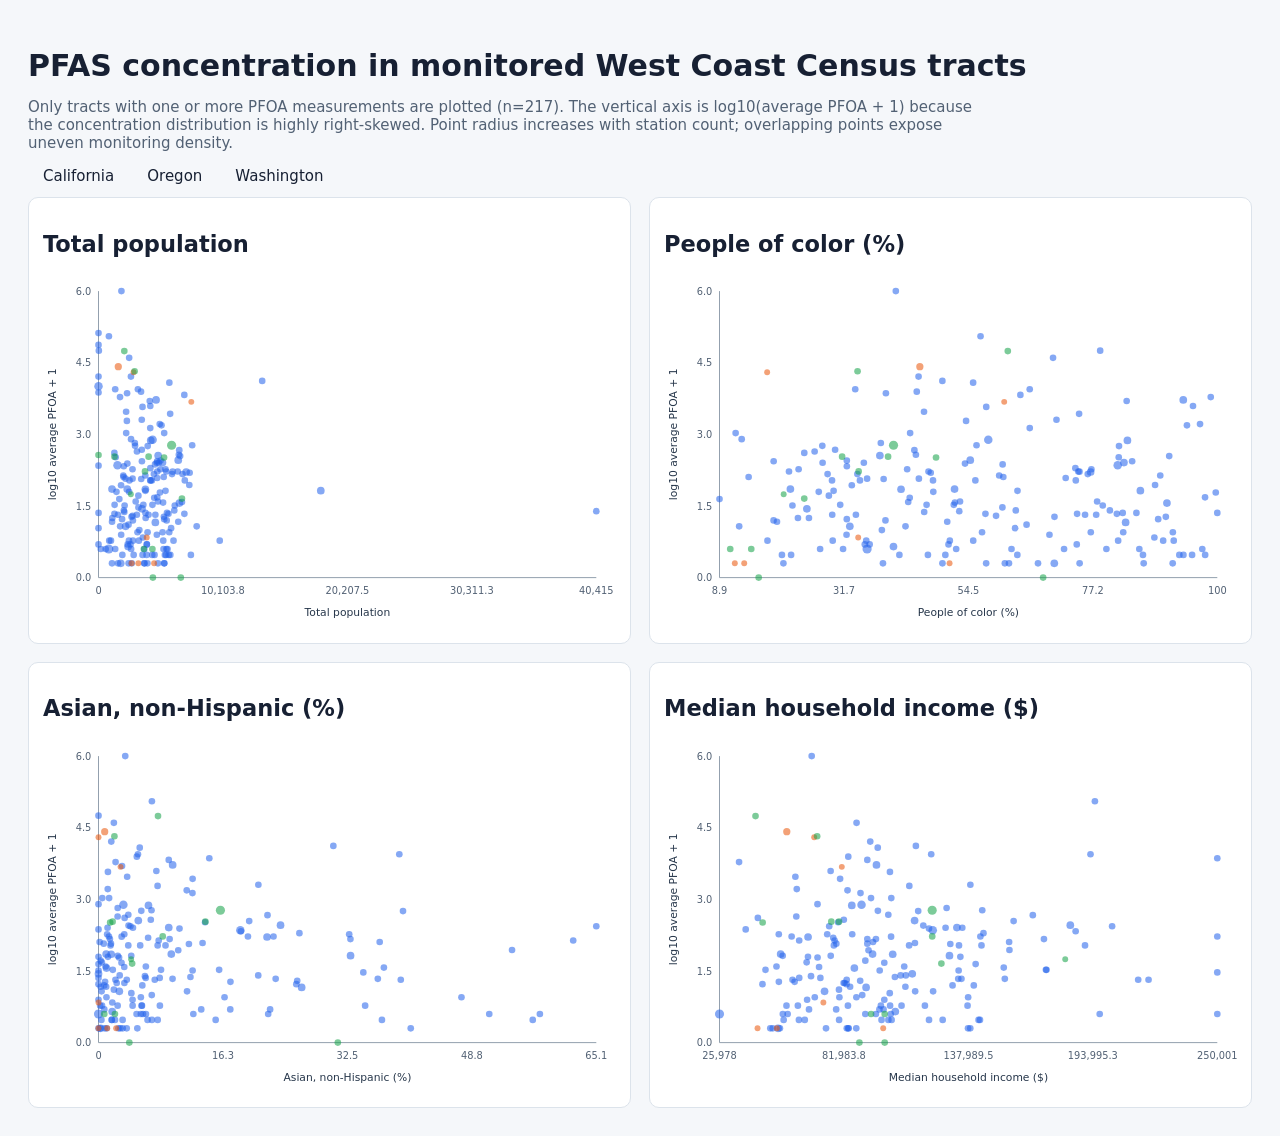
<file: data/analysis/concentration/scatter-plots.html>
﻿<!doctype html><html><head><meta charset="utf-8"><title>West Coast PFAS concentration analysis</title><style>body{font:15px system-ui;margin:0;background:#f5f7fa;color:#172033}main{max-width:1380px;margin:auto;padding:28px}h1{margin-bottom:4px}.note{max-width:950px;color:#526174}.grid{display:grid;grid-template-columns:repeat(auto-fit,minmax(520px,1fr));gap:18px}section{background:white;border:1px solid #dce3eb;border-radius:10px;padding:14px}.plot{width:100%;height:auto}.axis{stroke:#8795a5;stroke-width:1}.tick{font-size:11px;fill:#526174}.label{font-size:12px;fill:#26364a}.CA{fill:#2563eb}.OR{fill:#ea580c}.WA{fill:#16a34a}.legend{display:flex;gap:18px;margin:12px 0}.dot{display:inline-block;width:10px;height:10px;border-radius:50%;margin-right:5px}</style></head><body><main><h1>PFAS concentration in monitored West Coast Census tracts</h1><p class="note">Only tracts with one or more PFOA measurements are plotted (n=217). The vertical axis is log10(average PFOA + 1) because the concentration distribution is highly right-skewed. Point radius increases with station count; overlapping points expose uneven monitoring density.</p><div class="legend"><span><i class="dot CA"></i>California</span><span><i class="dot OR"></i>Oregon</span><span><i class="dot WA"></i>Washington</span></div><div class="grid"><section><h2>Total population</h2><svg class='plot' data-field='total_population' viewBox='0 0 640 390'></svg></section>
<section><h2>People of color (%)</h2><svg class='plot' data-field='people_of_color_pct' viewBox='0 0 640 390'></svg></section>
<section><h2>Asian, non-Hispanic (%)</h2><svg class='plot' data-field='asian_non_hispanic_pct' viewBox='0 0 640 390'></svg></section>
<section><h2>Median household income ($)</h2><svg class='plot' data-field='median_household_income' viewBox='0 0 640 390'></svg></section></div></main><script>const data=[{"tract_geoid":"06001409000","state_name":"California","pfoa_average":"4100","station_count":"2","total_population":"4204","people_of_color_pct":"95.5518553758325","asian_non_hispanic_pct":"7.56422454804948","median_household_income":"75987"},{"tract_geoid":"06001437101","state_name":"California","pfoa_average":"88","station_count":"2","total_population":"7371","people_of_color_pct":"88.617555284222","asian_non_hispanic_pct":"54.0767874101207","median_household_income":"156462"},{"tract_geoid":"06001450742","state_name":"California","pfoa_average":"37","station_count":"2","total_population":"5241","people_of_color_pct":"51.9938942949819","asian_non_hispanic_pct":"37.3211219232971","median_household_income":"153900"},{"tract_geoid":"06001451103","state_name":"California","pfoa_average":"3","station_count":"2","total_population":"1354","people_of_color_pct":"31.5361890694239","asian_non_hispanic_pct":"6.20384047267356","median_household_income":"250001"},{"tract_geoid":"06001451104","state_name":"California","pfoa_average":"295","station_count":"4","total_population":"6474","people_of_color_pct":"54.8038307074452","asian_non_hispanic_pct":"23.8029039233859","median_household_income":"183846"},{"tract_geoid":"06007002200","state_name":"California","pfoa_average":"1100","station_count":"2","total_population":"2248","people_of_color_pct":"11.8772241992883","asian_non_hispanic_pct":"0.48932384341637","median_household_income":"94167"},{"tract_geoid":"06009000124","state_name":"California","pfoa_average":"32","station_count":"2","total_population":"2119","people_of_color_pct":"22.2746578574799","asian_non_hispanic_pct":"0","median_household_income":"98068"},{"tract_geoid":"06013313204","state_name":"California","pfoa_average":"3","station_count":"2","total_population":"5604","people_of_color_pct":"79.7109207708779","asian_non_hispanic_pct":"12.4018558172734","median_household_income":"91600"},{"tract_geoid":"06013315000","state_name":"California","pfoa_average":"2100","station_count":"2","total_population":"3511","people_of_color_pct":"70.5781828538878","asian_non_hispanic_pct":"20.9057248647109","median_household_income":"138875"},{"tract_geoid":"06013318000","state_name":"California","pfoa_average":"489","station_count":"2","total_population":"3514","people_of_color_pct":"30.0796812749004","asian_non_hispanic_pct":"3.89869095048378","median_household_income":"101947"},{"tract_geoid":"06013320001","state_name":"California","pfoa_average":"5","station_count":"2","total_population":"3276","people_of_color_pct":"51.0683760683761","asian_non_hispanic_pct":"2.5030525030525","median_household_income":"98602"},{"tract_geoid":"06013327001","state_name":"California","pfoa_average":"3920","station_count":"2","total_population":"3572","people_of_color_pct":"57.7267637178051","asian_non_hispanic_pct":"1.23180291153415","median_household_income":"102675"},{"tract_geoid":"06013358000","state_name":"California","pfoa_average":"2800","station_count":"2","total_population":"5818","people_of_color_pct":"74.7163973874184","asian_non_hispanic_pct":"12.3066345823307","median_household_income":"80255"},{"tract_geoid":"06013365002","state_name":"California","pfoa_average":"1600","station_count":"2","total_population":"5114","people_of_color_pct":"94.4466171294486","asian_non_hispanic_pct":"11.5369573719202","median_household_income":"83587"},{"tract_geoid":"06013392201","state_name":"California","pfoa_average":"5","station_count":"2","total_population":"5257","people_of_color_pct":"92.0296747194217","asian_non_hispanic_pct":"34.867795320525","median_household_income":"118412"},{"tract_geoid":"06019003104","state_name":"California","pfoa_average":"170","station_count":"2","total_population":"4775","people_of_color_pct":"74.5759162303665","asian_non_hispanic_pct":"19.5392670157068","median_household_income":"58438"},{"tract_geoid":"06021010300","state_name":"California","pfoa_average":"120","station_count":"2","total_population":"2196","people_of_color_pct":"35.9289617486339","asian_non_hispanic_pct":"0.683060109289617","median_household_income":"78558"},{"tract_geoid":"06023010400","state_name":"California","pfoa_average":"17","station_count":"2","total_population":"3828","people_of_color_pct":"23.2758620689655","asian_non_hispanic_pct":"2.37722048066876","median_household_income":"82317"},{"tract_geoid":"06025011001","state_name":"California","pfoa_average":"36","station_count":"4","total_population":"6566","people_of_color_pct":"90.7858665854401","asian_non_hispanic_pct":"1.0508681084374","median_household_income":"86672"},{"tract_geoid":"06025011100","state_name":"California","pfoa_average":"8","station_count":"2","total_population":"3167","people_of_color_pct":"82.7912851278813","asian_non_hispanic_pct":"1.04199557941269","median_household_income":"68854"},{"tract_geoid":"06025011901","state_name":"California","pfoa_average":"2","station_count":"2","total_population":"1935","people_of_color_pct":"97.7777777777778","asian_non_hispanic_pct":"3.15245478036176","median_household_income":"79798"},{"tract_geoid":"06025012400","state_name":"California","pfoa_average":"3","station_count":"8","total_population":"835","people_of_color_pct":"35.9281437125749","asian_non_hispanic_pct":"0","median_household_income":"25978"},{"tract_geoid":"06029003304","state_name":"California","pfoa_average":"120","station_count":"2","total_population":"2764","people_of_color_pct":"45.4052098408104","asian_non_hispanic_pct":"1.62807525325615","median_household_income":"92500"},{"tract_geoid":"06029005509","state_name":"California","pfoa_average":"7","station_count":"2","total_population":"4737","people_of_color_pct":"32.1722609246358","asian_non_hispanic_pct":"4.45429596791218","median_household_income":"100144"},{"tract_geoid":"06029005600","state_name":"California","pfoa_average":"1","station_count":"2","total_population":"2698","people_of_color_pct":"67.1979243884359","asian_non_hispanic_pct":"2.85396590066716","median_household_income":"53170"},{"tract_geoid":"06029005700","state_name":"California","pfoa_average":"17000","station_count":"2","total_population":"2633","people_of_color_pct":"45.3475123433346","asian_non_hispanic_pct":"1.67109760729206","median_household_income":"93810"},{"tract_geoid":"06029006500","state_name":"California","pfoa_average":"1","station_count":"2","total_population":"3728","people_of_color_pct":"61.131974248927","asian_non_hispanic_pct":"3.16523605150215","median_household_income":"48833"},{"tract_geoid":"06031001200","state_name":"California","pfoa_average":"1","station_count":"2","total_population":"2444","people_of_color_pct":"49.7135842880524","asian_non_hispanic_pct":"0","median_household_income":"83250"},{"tract_geoid":"06031001703","state_name":"California","pfoa_average":"1700","station_count":"2","total_population":"4970","people_of_color_pct":"96.841046277666","asian_non_hispanic_pct":"1.20724346076459","median_household_income":"60752"},{"tract_geoid":"06033000702","state_name":"California","pfoa_average":"240","station_count":"2","total_population":"4586","people_of_color_pct":"60.7283035324902","asian_non_hispanic_pct":"0","median_household_income":"37765"},{"tract_geoid":"06035040100","state_name":"California","pfoa_average":"420","station_count":"2","total_population":"1289","people_of_color_pct":"24.4375484871994","asian_non_hispanic_pct":"3.41349883630721","median_household_income":"43239"},{"tract_geoid":"06035040200","state_name":"California","pfoa_average":"63","station_count":"2","total_population":"2481","people_of_color_pct":"27.0858524788392","asian_non_hispanic_pct":"0","median_household_income":"65795"},{"tract_geoid":"06035040600","state_name":"California","pfoa_average":"33","station_count":"2","total_population":"3640","people_of_color_pct":"46.8131868131868","asian_non_hispanic_pct":"1.86813186813187","median_household_income":"46659"},{"tract_geoid":"06037121102","state_name":"California","pfoa_average":"12","station_count":"2","total_population":"2436","people_of_color_pct":"65.1067323481117","asian_non_hispanic_pct":"2.01149425287356","median_household_income":"79743"},{"tract_geoid":"06037121900","state_name":"California","pfoa_average":"5","station_count":"2","total_population":"2797","people_of_color_pct":"90.0965319985699","asian_non_hispanic_pct":"5.68466213800501","median_household_income":"56115"},{"tract_geoid":"06037187102","state_name":"California","pfoa_average":"13.5","station_count":"4","total_population":"4615","people_of_color_pct":"83.228602383532","asian_non_hispanic_pct":"26.5655471289274","median_household_income":"91944"},{"tract_geoid":"06037207400","state_name":"California","pfoa_average":"4","station_count":"2","total_population":"2598","people_of_color_pct":"74.2879137798306","asian_non_hispanic_pct":"22.4403387220939","median_household_income":"78482"},{"tract_geoid":"06037267600","state_name":"California","pfoa_average":"19","station_count":"2","total_population":"2767","people_of_color_pct":"59.5229490422841","asian_non_hispanic_pct":"25.9848211058909","median_household_income":"89286"},{"tract_geoid":"06037300902","state_name":"California","pfoa_average":"220","station_count":"2","total_population":"2051","people_of_color_pct":"32.2281813749391","asian_non_hispanic_pct":"18.6250609458801","median_household_income":"186250"},{"tract_geoid":"06037301601","state_name":"California","pfoa_average":"3","station_count":"2","total_population":"5513","people_of_color_pct":"27.3353890803555","asian_non_hispanic_pct":"5.53237801559949","median_household_income":"54469"},{"tract_geoid":"06037310100","state_name":"California","pfoa_average":"150","station_count":"2","total_population":"5968","people_of_color_pct":"28.7030831099196","asian_non_hispanic_pct":"9.29959785522788","median_household_income":"171991"},{"tract_geoid":"06037311100","state_name":"California","pfoa_average":"4","station_count":"2","total_population":"3923","people_of_color_pct":"50.8284476166199","asian_non_hispanic_pct":"17.2317104256946","median_household_income":"99806"},{"tract_geoid":"06037402403","state_name":"California","pfoa_average":"1","station_count":"2","total_population":"4826","people_of_color_pct":"86.5312888520514","asian_non_hispanic_pct":"5.07666804807294","median_household_income":"87536"},{"tract_geoid":"06037404402","state_name":"California","pfoa_average":"5502","station_count":"4","total_population":"4673","people_of_color_pct":"93.772736999786","asian_non_hispanic_pct":"9.69398673229189","median_household_income":"96616"},{"tract_geoid":"06037408006","state_name":"California","pfoa_average":"1","station_count":"2","total_population":"3970","people_of_color_pct":"91.8387909319899","asian_non_hispanic_pct":"40.831234256927","median_household_income":"84130"},{"tract_geoid":"06037408402","state_name":"California","pfoa_average":"25","station_count":"2","total_population":"6152","people_of_color_pct":"80.3478543563069","asian_non_hispanic_pct":"20.8875162548765","median_household_income":"109828"},{"tract_geoid":"06037551102","state_name":"California","pfoa_average":"2","station_count":"2","total_population":"5388","people_of_color_pct":"93.8010393466964","asian_non_hispanic_pct":"1.74461766889384","median_household_income":"61713"},{"tract_geoid":"06037650401","state_name":"California","pfoa_average":"2","station_count":"2","total_population":"4360","people_of_color_pct":"63.4174311926606","asian_non_hispanic_pct":"37.0642201834862","median_household_income":"142566"},{"tract_geoid":"06037800328","state_name":"California","pfoa_average":"33","station_count":"2","total_population":"1306","people_of_color_pct":"31.010719754977","asian_non_hispanic_pct":"15.7733537519142","median_household_income":"173125"},{"tract_geoid":"06037901300","state_name":"California","pfoa_average":"7","station_count":"2","total_population":"1840","people_of_color_pct":"69.2934782608696","asian_non_hispanic_pct":"0","median_household_income":"65398"},{"tract_geoid":"06037910401","state_name":"California","pfoa_average":"8","station_count":"2","total_population":"5742","people_of_color_pct":"76.8547544409613","asian_non_hispanic_pct":"5.53814002089864","median_household_income":"87580"},{"tract_geoid":"06037920106","state_name":"California","pfoa_average":"1","station_count":"2","total_population":"3716","people_of_color_pct":"74.8116254036598","asian_non_hispanic_pct":"3.68675995694295","median_household_income":"137813"},{"tract_geoid":"06037920200","state_name":"California","pfoa_average":"6","station_count":"2","total_population":"3604","people_of_color_pct":"88.4850166481687","asian_non_hispanic_pct":"1.80355160932297","median_household_income":""},{"tract_geoid":"06037920326","state_name":"California","pfoa_average":"21","station_count":"2","total_population":"6971","people_of_color_pct":"57.5814086931574","asian_non_hispanic_pct":"23.1674078324487","median_household_income":"133417"},{"tract_geoid":"06037980001","state_name":"California","pfoa_average":"17000","station_count":"2","total_population":"0","people_of_color_pct":"","asian_non_hispanic_pct":"","median_household_income":""},{"tract_geoid":"06037980004","state_name":"California","pfoa_average":"10","station_count":"2","total_population":"0","people_of_color_pct":"","asian_non_hispanic_pct":"","median_household_income":""},{"tract_geoid":"06037980010","state_name":"California","pfoa_average":"3","station_count":"2","total_population":"182","people_of_color_pct":"97.2527472527473","asian_non_hispanic_pct":"51.0989010989011","median_household_income":""},{"tract_geoid":"06037980013","state_name":"California","pfoa_average":"4","station_count":"2","total_population":"0","people_of_color_pct":"","asian_non_hispanic_pct":"","median_household_income":""},{"tract_geoid":"06037980015","state_name":"California","pfoa_average":"340","station_count":"2","total_population":"1392","people_of_color_pct":"81.9683908045977","asian_non_hispanic_pct":"13.9367816091954","median_household_income":"79375"},{"tract_geoid":"06037980018","state_name":"California","pfoa_average":"7890","station_count":"2","total_population":"0","people_of_color_pct":"","asian_non_hispanic_pct":"","median_household_income":""},{"tract_geoid":"06037980028","state_name":"California","pfoa_average":"10636.6666666667","station_count":"6","total_population":"0","people_of_color_pct":"","asian_non_hispanic_pct":"","median_household_income":""},{"tract_geoid":"06039000203","state_name":"California","pfoa_average":"1","station_count":"2","total_population":"1582","people_of_color_pct":"57.7117572692794","asian_non_hispanic_pct":"1.07458912768647","median_household_income":"73906"},{"tract_geoid":"06043000101","state_name":"California","pfoa_average":"450","station_count":"2","total_population":"3122","people_of_color_pct":"26.3292761050609","asian_non_hispanic_pct":"2.49839846252402","median_household_income":"60536"},{"tract_geoid":"06045010700","state_name":"California","pfoa_average":"38","station_count":"2","total_population":"6775","people_of_color_pct":"43.4538745387454","asian_non_hispanic_pct":"3.36531365313653","median_household_income":"70781"},{"tract_geoid":"06047000503","state_name":"California","pfoa_average":"42300","station_count":"2","total_population":"2489","people_of_color_pct":"69.9477701888309","asian_non_hispanic_pct":"2.00883889112093","median_household_income":"87656"},{"tract_geoid":"06047002100","state_name":"California","pfoa_average":"20","station_count":"2","total_population":"4059","people_of_color_pct":"75.8068489775807","asian_non_hispanic_pct":"3.69549150036955","median_household_income":"83214"},{"tract_geoid":"06047002500","state_name":"California","pfoa_average":"5","station_count":"2","total_population":"2470","people_of_color_pct":"55.3441295546559","asian_non_hispanic_pct":"5.62753036437247","median_household_income":"107900"},{"tract_geoid":"06049000400","state_name":"California","pfoa_average":"72","station_count":"4","total_population":"1096","people_of_color_pct":"21.8978102189781","asian_non_hispanic_pct":"1.0036496350365","median_household_income":"53493"},{"tract_geoid":"06051000101","state_name":"California","pfoa_average":"27","station_count":"4","total_population":"3532","people_of_color_pct":"24.9150622876557","asian_non_hispanic_pct":"0","median_household_income":"112721"},{"tract_geoid":"06051000102","state_name":"California","pfoa_average":"3.5","station_count":"4","total_population":"2402","people_of_color_pct":"40.7577019150708","asian_non_hispanic_pct":"1.79017485428809","median_household_income":"105091"},{"tract_geoid":"06053013300","state_name":"California","pfoa_average":"12700","station_count":"2","total_population":"5751","people_of_color_pct":"55.3295079116675","asian_non_hispanic_pct":"5.39036689271431","median_household_income":"97188"},{"tract_geoid":"06053014108","state_name":"California","pfoa_average":"8","station_count":"2","total_population":"5200","people_of_color_pct":"56.9615384615385","asian_non_hispanic_pct":"16.4807692307692","median_household_income":"79931"},{"tract_geoid":"06053014302","state_name":"California","pfoa_average":"1400","station_count":"2","total_population":"4200","people_of_color_pct":"65.6904761904762","asian_non_hispanic_pct":"12.2857142857143","median_household_income":"89420"},{"tract_geoid":"06053014800","state_name":"California","pfoa_average":"2","station_count":"2","total_population":"5831","people_of_color_pct":"93.0543646029841","asian_non_hispanic_pct":"0.377293774652718","median_household_income":"98897"},{"tract_geoid":"06055201005","state_name":"California","pfoa_average":"3","station_count":"2","total_population":"2650","people_of_color_pct":"71.9622641509434","asian_non_hispanic_pct":"22.188679245283","median_household_income":"103056"},{"tract_geoid":"06055201900","state_name":"California","pfoa_average":"63","station_count":"2","total_population":"1457","people_of_color_pct":"48.0439258750858","asian_non_hispanic_pct":"1.23541523678792","median_household_income":"134375"},{"tract_geoid":"06059042203","state_name":"California","pfoa_average":"5","station_count":"2","total_population":"9842","people_of_color_pct":"29.6382849014428","asian_non_hispanic_pct":"4.46047551310709","median_household_income":"137607"},{"tract_geoid":"06059042205","state_name":"California","pfoa_average":"1","station_count":"2","total_population":"5336","people_of_color_pct":"38.8305847076462","asian_non_hispanic_pct":"2.60494752623688","median_household_income":"138824"},{"tract_geoid":"06059062610","state_name":"California","pfoa_average":"13800","station_count":"2","total_population":"13289","people_of_color_pct":"49.7027616825946","asian_non_hispanic_pct":"30.709609451426","median_household_income":"114347"},{"tract_geoid":"06059063500","state_name":"California","pfoa_average":"170","station_count":"2","total_population":"5499","people_of_color_pct":"21.6402982360429","asian_non_hispanic_pct":"1.36388434260775","median_household_income":"143381"},{"tract_geoid":"06059074403","state_name":"California","pfoa_average":"61","station_count":"2","total_population":"4987","people_of_color_pct":"99.7192701022659","asian_non_hispanic_pct":"2.68698616402647","median_household_income":"70096"},{"tract_geoid":"06059086402","state_name":"California","pfoa_average":"32","station_count":"2","total_population":"6193","people_of_color_pct":"79.0408525754885","asian_non_hispanic_pct":"12.3042144356532","median_household_income":"133594"},{"tract_geoid":"06059099502","state_name":"California","pfoa_average":"3","station_count":"2","total_population":"584","people_of_color_pct":"52.2260273972603","asian_non_hispanic_pct":"5.82191780821918","median_household_income":"96364"},{"tract_geoid":"06059110015","state_name":"California","pfoa_average":"118","station_count":"2","total_population":"3468","people_of_color_pct":"38.9561707035755","asian_non_hispanic_pct":"11.8223760092272","median_household_income":"129840"},{"tract_geoid":"06061022014","state_name":"California","pfoa_average":"44","station_count":"2","total_population":"1691","people_of_color_pct":"8.92962743938498","asian_non_hispanic_pct":"0","median_household_income":"141250"},{"tract_geoid":"06063000100","state_name":"California","pfoa_average":"5","station_count":"2","total_population":"6089","people_of_color_pct":"17.7040564953194","asian_non_hispanic_pct":"0.21349975365413","median_household_income":"83774"},{"tract_geoid":"06063000300","state_name":"California","pfoa_average":"66","station_count":"2","total_population":"5439","people_of_color_pct":"29.8032726604155","asian_non_hispanic_pct":"2.51884537598823","median_household_income":"54420"},{"tract_geoid":"06063000502","state_name":"California","pfoa_average":"130","station_count":"2","total_population":"2034","people_of_color_pct":"14.2576204523107","asian_non_hispanic_pct":"0.147492625368732","median_household_income":"95045"},{"tract_geoid":"06065041415","state_name":"California","pfoa_average":"200","station_count":"2","total_population":"4210","people_of_color_pct":"74.0380047505938","asian_non_hispanic_pct":"26.270783847981","median_household_income":"144767"},{"tract_geoid":"06065042007","state_name":"California","pfoa_average":"610","station_count":"2","total_population":"7605","people_of_color_pct":"55.9500328731098","asian_non_hispanic_pct":"6.92965154503616","median_household_income":"144219"},{"tract_geoid":"06065042401","state_name":"California","pfoa_average":"25","station_count":"2","total_population":"2056","people_of_color_pct":"63.1322957198444","asian_non_hispanic_pct":"2.77237354085603","median_household_income":"107500"},{"tract_geoid":"06065044403","state_name":"California","pfoa_average":"140","station_count":"2","total_population":"3799","people_of_color_pct":"60.0947617794156","asian_non_hispanic_pct":"7.87049223479863","median_household_income":"77768"},{"tract_geoid":"06065044520","state_name":"California","pfoa_average":"14","station_count":"2","total_population":"1099","people_of_color_pct":"50.5914467697907","asian_non_hispanic_pct":"1.00090991810737","median_household_income":"84750"},{"tract_geoid":"06065045618","state_name":"California","pfoa_average":"6300","station_count":"2","total_population":"1747","people_of_color_pct":"98.7979393245564","asian_non_hispanic_pct":"2.23239839725243","median_household_income":"34777"},{"tract_geoid":"06065046900","state_name":"California","pfoa_average":"1","station_count":"4","total_population":"1804","people_of_color_pct":"70.1773835920177","asian_non_hispanic_pct":"0.277161862527716","median_household_income":"52311"},{"tract_geoid":"06065941200","state_name":"California","pfoa_average":"593","station_count":"2","total_population":"2967","people_of_color_pct":"27.7384563532187","asian_non_hispanic_pct":"5.59487698011459","median_household_income":"97250"},{"tract_geoid":"06067001601","state_name":"California","pfoa_average":"9200","station_count":"2","total_population":"3199","people_of_color_pct":"33.7605501719287","asian_non_hispanic_pct":"5.15786183182244","median_household_income":"121250"},{"tract_geoid":"06067001900","state_name":"California","pfoa_average":"9","station_count":"2","total_population":"3316","people_of_color_pct":"38.6308805790109","asian_non_hispanic_pct":"6.96622436670688","median_household_income":"90217"},{"tract_geoid":"06067005205","state_name":"California","pfoa_average":"3","station_count":"2","total_population":"3716","people_of_color_pct":"62.3519913885899","asian_non_hispanic_pct":"4.97847147470398","median_household_income":"56645"},{"tract_geoid":"06067005301","state_name":"California","pfoa_average":"72","station_count":"4","total_population":"2332","people_of_color_pct":"51.9296740994854","asian_non_hispanic_pct":"9.51972555746141","median_household_income":"94861"},{"tract_geoid":"06067007101","state_name":"California","pfoa_average":"9200","station_count":"2","total_population":"1355","people_of_color_pct":"65.6826568265683","asian_non_hispanic_pct":"39.3357933579336","median_household_income":"192938"},{"tract_geoid":"06067008602","state_name":"California","pfoa_average":"87","station_count":"2","total_population":"1832","people_of_color_pct":"33.1331877729258","asian_non_hispanic_pct":"10.4257641921397","median_household_income":"93038"},{"tract_geoid":"06067008803","state_name":"California","pfoa_average":"11","station_count":"4","total_population":"2203","people_of_color_pct":"32.7734906945075","asian_non_hispanic_pct":"2.72355878347708","median_household_income":"73250"},{"tract_geoid":"06067009201","state_name":"California","pfoa_average":"150","station_count":"2","total_population":"6824","people_of_color_pct":"76.3042203985932","asian_non_hispanic_pct":"32.9425556858148","median_household_income":"96382"},{"tract_geoid":"06067009307","state_name":"California","pfoa_average":"2","station_count":"2","total_population":"5483","people_of_color_pct":"50.2462155754149","asian_non_hispanic_pct":"15.3200802480394","median_household_income":"120266"},{"tract_geoid":"06067009900","state_name":"California","pfoa_average":"66","station_count":"2","total_population":"3808","people_of_color_pct":"63.4453781512605","asian_non_hispanic_pct":"4.28046218487395","median_household_income":"76034"},{"tract_geoid":"06069000802","state_name":"California","pfoa_average":"110","station_count":"2","total_population":"4201","people_of_color_pct":"47.9885741490121","asian_non_hispanic_pct":"1.57105451083075","median_household_income":"143875"},{"tract_geoid":"06071001600","state_name":"California","pfoa_average":"48","station_count":"2","total_population":"4773","people_of_color_pct":"97.7582233396187","asian_non_hispanic_pct":"0.43997485857951","median_household_income":"65188"},{"tract_geoid":"06071009134","state_name":"California","pfoa_average":"5","station_count":"2","total_population":"871","people_of_color_pct":"81.8599311136625","asian_non_hispanic_pct":"0.459242250287026","median_household_income":"61250"},{"tract_geoid":"06071010024","state_name":"California","pfoa_average":"1","station_count":"2","total_population":"5337","people_of_color_pct":"61.8887015177066","asian_non_hispanic_pct":"0.224845418774592","median_household_income":"83846"},{"tract_geoid":"06071010300","state_name":"California","pfoa_average":"2","station_count":"2","total_population":"2854","people_of_color_pct":"47.0567624386826","asian_non_hispanic_pct":"6.41205325858444","median_household_income":"64348"},{"tract_geoid":"06071010424","state_name":"California","pfoa_average":"20","station_count":"2","total_population":"1579","people_of_color_pct":"33.8822039265358","asian_non_hispanic_pct":"2.21659278024066","median_household_income":"58835"},{"tract_geoid":"06071010435","state_name":"California","pfoa_average":"16","station_count":"2","total_population":"1912","people_of_color_pct":"32.2175732217573","asian_non_hispanic_pct":"0","median_household_income":"45313"},{"tract_geoid":"06071011300","state_name":"California","pfoa_average":"17","station_count":"2","total_population":"1123","people_of_color_pct":"25.2894033837934","asian_non_hispanic_pct":"3.38379341050757","median_household_income":"81833"},{"tract_geoid":"06071011900","state_name":"California","pfoa_average":"4","station_count":"2","total_population":"2371","people_of_color_pct":"36.3981442429355","asian_non_hispanic_pct":"0.759173344580346","median_household_income":"66250"},{"tract_geoid":"06071012101","state_name":"California","pfoa_average":"160","station_count":"2","total_population":"7399","people_of_color_pct":"47.5739964860116","asian_non_hispanic_pct":"6.4873631571834","median_household_income":"77143"},{"tract_geoid":"06071012105","state_name":"California","pfoa_average":"190","station_count":"2","total_population":"2760","people_of_color_pct":"43.2608695652174","asian_non_hispanic_pct":"3.3695652173913","median_household_income":"74453"},{"tract_geoid":"06071980100","state_name":"California","pfoa_average":"22","station_count":"2","total_population":"3","people_of_color_pct":"100","asian_non_hispanic_pct":"0","median_household_income":""},{"tract_geoid":"06071980200","state_name":"California","pfoa_average":"5210","station_count":"2","total_population":"4161","people_of_color_pct":"83.4174477289113","asian_non_hispanic_pct":"3.0761836097092","median_household_income":""},{"tract_geoid":"06073002712","state_name":"California","pfoa_average":"18","station_count":"2","total_population":"5309","people_of_color_pct":"90.5820305142211","asian_non_hispanic_pct":"17.2537200979469","median_household_income":"52688"},{"tract_geoid":"06073003201","state_name":"California","pfoa_average":"16","station_count":"2","total_population":"5335","people_of_color_pct":"89.1846298031865","asian_non_hispanic_pct":"25.8669165885661","median_household_income":"83169"},{"tract_geoid":"06073003209","state_name":"California","pfoa_average":"190","station_count":"2","total_population":"5436","people_of_color_pct":"76.9683590875644","asian_non_hispanic_pct":"32.7814569536424","median_household_income":"85700"},{"tract_geoid":"06073003213","state_name":"California","pfoa_average":"8","station_count":"2","total_population":"3984","people_of_color_pct":"91.8674698795181","asian_non_hispanic_pct":"47.464859437751","median_household_income":"137870"},{"tract_geoid":"06073005602","state_name":"California","pfoa_average":"23","station_count":"2","total_population":"2096","people_of_color_pct":"46.3740458015267","asian_non_hispanic_pct":"12.0229007633588","median_household_income":"104896"},{"tract_geoid":"06073006200","state_name":"California","pfoa_average":"59700","station_count":"2","total_population":"28","people_of_color_pct":"78.5714285714286","asian_non_hispanic_pct":"0","median_household_income":""},{"tract_geoid":"06073007601","state_name":"California","pfoa_average":"11","station_count":"2","total_population":"1756","people_of_color_pct":"12.5284738041002","asian_non_hispanic_pct":"0.398633257403189","median_household_income":"114034"},{"tract_geoid":"06073009400","state_name":"California","pfoa_average":"793.333333333333","station_count":"6","total_population":"4394","people_of_color_pct":"58.1019572143832","asian_non_hispanic_pct":"3.25443786982249","median_household_income":"89893"},{"tract_geoid":"06073009504","state_name":"California","pfoa_average":"170","station_count":"2","total_population":"6428","people_of_color_pct":"47.1686372121966","asian_non_hispanic_pct":"22.8842563783447","median_household_income":"250001"},{"tract_geoid":"06073011300","state_name":"California","pfoa_average":"1989","station_count":"2","total_population":"2304","people_of_color_pct":"54.0364583333333","asian_non_hispanic_pct":"7.72569444444444","median_household_income":"111397"},{"tract_geoid":"06073011602","state_name":"California","pfoa_average":"22","station_count":"2","total_population":"3811","people_of_color_pct":"85.2007347152978","asian_non_hispanic_pct":"8.00314877984781","median_household_income":"61854"},{"tract_geoid":"06073013308","state_name":"California","pfoa_average":"2","station_count":"2","total_population":"3901","people_of_color_pct":"95.3857985132017","asian_non_hispanic_pct":"7.7416047167393","median_household_income":"101979"},{"tract_geoid":"06073013317","state_name":"California","pfoa_average":"66.5","station_count":"4","total_population":"18047","people_of_color_pct":"85.9256386102953","asian_non_hispanic_pct":"32.9583864354186","median_household_income":"129469"},{"tract_geoid":"06073013506","state_name":"California","pfoa_average":"110","station_count":"2","total_population":"4331","people_of_color_pct":"55.7377049180328","asian_non_hispanic_pct":"7.73493419533595","median_household_income":"111304"},{"tract_geoid":"06073016201","state_name":"California","pfoa_average":"15","station_count":"2","total_population":"5537","people_of_color_pct":"18.8188549756186","asian_non_hispanic_pct":"0.740473180422612","median_household_income":"130852"},{"tract_geoid":"06073017010","state_name":"California","pfoa_average":"20","station_count":"2","total_population":"3113","people_of_color_pct":"29.5534853838741","asian_non_hispanic_pct":"7.3562479922904","median_household_income":"214398"},{"tract_geoid":"06073017112","state_name":"California","pfoa_average":"7600","station_count":"2","total_population":"2319","people_of_color_pct":"39.370418283743","asian_non_hispanic_pct":"14.4890038809832","median_household_income":"250001"},{"tract_geoid":"06073018509","state_name":"California","pfoa_average":"22","station_count":"2","total_population":"5559","people_of_color_pct":"82.6947292678539","asian_non_hispanic_pct":"6.17017449181507","median_household_income":"71371"},{"tract_geoid":"06073018700","state_name":"California","pfoa_average":"24","station_count":"2","total_population":"40415","people_of_color_pct":"52.7922800940245","asian_non_hispanic_pct":"6.0695286403563","median_household_income":"67156"},{"tract_geoid":"06073019105","state_name":"California","pfoa_average":"11","station_count":"2","total_population":"7971","people_of_color_pct":"42.9557144649354","asian_non_hispanic_pct":"11.5794755990465","median_household_income":"122109"},{"tract_geoid":"06073019209","state_name":"California","pfoa_average":"15","station_count":"2","total_population":"2792","people_of_color_pct":"39.2908309455587","asian_non_hispanic_pct":"5.73065902578797","median_household_income":"140417"},{"tract_geoid":"06073020029","state_name":"California","pfoa_average":"110","station_count":"2","total_population":"7007","people_of_color_pct":"74.1116026830313","asian_non_hispanic_pct":"8.76266590552305","median_household_income":"77449"},{"tract_geoid":"06073020807","state_name":"California","pfoa_average":"680","station_count":"2","total_population":"2950","people_of_color_pct":"38.4406779661017","asian_non_hispanic_pct":"2.50847457627119","median_household_income":"128177"},{"tract_geoid":"06073021202","state_name":"California","pfoa_average":"52","station_count":"2","total_population":"3238","people_of_color_pct":"28.9376158122298","asian_non_hispanic_pct":"0.277949351451513","median_household_income":"91597"},{"tract_geoid":"06073022101","state_name":"California","pfoa_average":"110","station_count":"2","total_population":"2514","people_of_color_pct":"29.5147175815434","asian_non_hispanic_pct":"5.44948289578361","median_household_income":"190469"},{"tract_geoid":"06075980600","state_name":"California","pfoa_average":"21","station_count":"2","total_population":"1295","people_of_color_pct":"81.6216216216216","asian_non_hispanic_pct":"36.5250965250965","median_household_income":"154375"},{"tract_geoid":"06077004800","state_name":"California","pfoa_average":"1100","station_count":"2","total_population":"5333","people_of_color_pct":"43.8027376711044","asian_non_hispanic_pct":"1.38758672417026","median_household_income":"103284"},{"tract_geoid":"06077005131","state_name":"California","pfoa_average":"7000","station_count":"2","total_population":"6967","people_of_color_pct":"63.9730156451844","asian_non_hispanic_pct":"9.18616334146692","median_household_income":"92500"},{"tract_geoid":"06077005502","state_name":"California","pfoa_average":"3","station_count":"2","total_population":"5279","people_of_color_pct":"85.7359348361432","asian_non_hispanic_pct":"57.7192650123129","median_household_income":"197083"},{"tract_geoid":"06079011505","state_name":"California","pfoa_average":"290","station_count":"2","total_population":"5040","people_of_color_pct":"32.2222222222222","asian_non_hispanic_pct":"3.92857142857143","median_household_income":"117695"},{"tract_geoid":"06079013100","state_name":"California","pfoa_average":"14","station_count":"2","total_population":"6475","people_of_color_pct":"19.4440154440154","asian_non_hispanic_pct":"0.277992277992278","median_household_income":"109631"},{"tract_geoid":"06081600100","state_name":"California","pfoa_average":"130","station_count":"2","total_population":"5295","people_of_color_pct":"60.8498583569405","asian_non_hispanic_pct":"36.7705382436261","median_household_income":"156310"},{"tract_geoid":"06081601000","state_name":"California","pfoa_average":"2","station_count":"2","total_population":"7500","people_of_color_pct":"86.4","asian_non_hispanic_pct":"56.7866666666667","median_household_income":"126406"},{"tract_geoid":"06081605400","state_name":"California","pfoa_average":"480","station_count":"2","total_population":"6557","people_of_color_pct":"44.578313253012","asian_non_hispanic_pct":"22.0985206649382","median_household_income":"166972"},{"tract_geoid":"06081611700","state_name":"California","pfoa_average":"360","station_count":"2","total_population":"6627","people_of_color_pct":"91.202655802022","asian_non_hispanic_pct":"19.7072581862079","median_household_income":"158333"},{"tract_geoid":"06081613501","state_name":"California","pfoa_average":"33","station_count":"2","total_population":"4379","people_of_color_pct":"51.7926467229961","asian_non_hispanic_pct":"8.17538250742179","median_household_income":"172869"},{"tract_geoid":"06081984300","state_name":"California","pfoa_average":"226","station_count":"2","total_population":"0","people_of_color_pct":"","asian_non_hispanic_pct":"","median_household_income":""},{"tract_geoid":"06083002011","state_name":"California","pfoa_average":"169","station_count":"2","total_population":"6017","people_of_color_pct":"74.7881003822503","asian_non_hispanic_pct":"3.02476317101546","median_household_income":"103185"},{"tract_geoid":"06083002211","state_name":"California","pfoa_average":"10","station_count":"2","total_population":"5894","people_of_color_pct":"63.0132337970818","asian_non_hispanic_pct":"4.29250084832033","median_household_income":"102589"},{"tract_geoid":"06083002932","state_name":"California","pfoa_average":"250","station_count":"2","total_population":"2342","people_of_color_pct":"53.8428693424424","asian_non_hispanic_pct":"10.5892399658412","median_household_income":"120250"},{"tract_geoid":"06083003102","state_name":"California","pfoa_average":"39","station_count":"2","total_population":"3019","people_of_color_pct":"52.9314342497516","asian_non_hispanic_pct":"0.927459423650215","median_household_income":"109107"},{"tract_geoid":"06083980000","state_name":"California","pfoa_average":"79000","station_count":"2","total_population":"0","people_of_color_pct":"","asian_non_hispanic_pct":"","median_household_income":""},{"tract_geoid":"06083980200","state_name":"California","pfoa_average":"8200","station_count":"2","total_population":"3452","people_of_color_pct":"45.0173812282735","asian_non_hispanic_pct":"5.01158748551564","median_household_income":"83929"},{"tract_geoid":"06085503105","state_name":"California","pfoa_average":"140","station_count":"2","total_population":"2012","people_of_color_pct":"89.5626242544732","asian_non_hispanic_pct":"62.0775347912525","median_household_income":"61838"},{"tract_geoid":"06085504602","state_name":"California","pfoa_average":"229.666666666667","station_count":"6","total_population":"1542","people_of_color_pct":"81.7769130998703","asian_non_hispanic_pct":"18.5473411154345","median_household_income":"121953"},{"tract_geoid":"06085504700","state_name":"California","pfoa_average":"120000","station_count":"2","total_population":"845","people_of_color_pct":"56.6863905325444","asian_non_hispanic_pct":"6.98224852071006","median_household_income":"194917"},{"tract_geoid":"06085505010","state_name":"California","pfoa_average":"280","station_count":"2","total_population":"4756","people_of_color_pct":"84.4196804037006","asian_non_hispanic_pct":"65.0967199327166","median_household_income":"202663"},{"tract_geoid":"06085505100","state_name":"California","pfoa_average":"585","station_count":"2","total_population":"3993","people_of_color_pct":"82.0185324317556","asian_non_hispanic_pct":"39.8196844477836","median_household_income":"115395"},{"tract_geoid":"06085509108","state_name":"California","pfoa_average":"20","station_count":"2","total_population":"4617","people_of_color_pct":"77.8427550357375","asian_non_hispanic_pct":"39.5278319254927","median_household_income":"219063"},{"tract_geoid":"06085511918","state_name":"California","pfoa_average":"29","station_count":"2","total_population":"3243","people_of_color_pct":"60.6845513413506","asian_non_hispanic_pct":"34.6284304656183","median_household_income":"250001"},{"tract_geoid":"06085513500","state_name":"California","pfoa_average":"5","station_count":"2","total_population":"1009","people_of_color_pct":"35.7779980178394","asian_non_hispanic_pct":"8.02775024777007","median_household_income":"102750"},{"tract_geoid":"06087120200","state_name":"California","pfoa_average":"110","station_count":"2","total_population":"4237","people_of_color_pct":"34.6235544016993","asian_non_hispanic_pct":"3.89426481000708","median_household_income":"133750"},{"tract_geoid":"06087122300","state_name":"California","pfoa_average":"71.5","station_count":"4","total_population":"3804","people_of_color_pct":"42.1398527865405","asian_non_hispanic_pct":"1.65615141955836","median_household_income":"103929"},{"tract_geoid":"06089010500","state_name":"California","pfoa_average":"190","station_count":"2","total_population":"5025","people_of_color_pct":"23.4029850746269","asian_non_hispanic_pct":"1.13432835820896","median_household_income":"52662"},{"tract_geoid":"06089011502","state_name":"California","pfoa_average":"820","station_count":"2","total_population":"2641","people_of_color_pct":"12.9875047330557","asian_non_hispanic_pct":"0","median_household_income":"70078"},{"tract_geoid":"06089011600","state_name":"California","pfoa_average":"280","station_count":"2","total_population":"3525","people_of_color_pct":"18.8368794326241","asian_non_hispanic_pct":"4.17021276595745","median_household_income":"75348"},{"tract_geoid":"06089012303","state_name":"California","pfoa_average":"4","station_count":"2","total_population":"3923","people_of_color_pct":"35.5085393831252","asian_non_hispanic_pct":"13.4335967371909","median_household_income":"97941"},{"tract_geoid":"06093001003","state_name":"California","pfoa_average":"2","station_count":"2","total_population":"4549","people_of_color_pct":"22.0268190811167","asian_non_hispanic_pct":"2.15431963068806","median_household_income":"54846"},{"tract_geoid":"06093001200","state_name":"California","pfoa_average":"1","station_count":"2","total_population":"1096","people_of_color_pct":"20.6204379562044","asian_non_hispanic_pct":"0.821167883211679","median_household_income":"49926"},{"tract_geoid":"06095250801","state_name":"California","pfoa_average":"124","station_count":"2","total_population":"4762","people_of_color_pct":"72.2595548089038","asian_non_hispanic_pct":"13.6077278454431","median_household_income":"113933"},{"tract_geoid":"06095252702","state_name":"California","pfoa_average":"166","station_count":"4","total_population":"7119","people_of_color_pct":"76.8225874420565","asian_non_hispanic_pct":"22.039612305099","median_household_income":"65833"},{"tract_geoid":"06095253501","state_name":"California","pfoa_average":"384","station_count":"2","total_population":"6523","people_of_color_pct":"44.8566610455312","asian_non_hispanic_pct":"6.8373447800092","median_household_income":"81923"},{"tract_geoid":"06095980000","state_name":"California","pfoa_average":"140000","station_count":"2","total_population":"0","people_of_color_pct":"","asian_non_hispanic_pct":"","median_household_income":""},{"tract_geoid":"06097150612","state_name":"California","pfoa_average":"260","station_count":"2","total_population":"4729","people_of_color_pct":"35.3351659970395","asian_non_hispanic_pct":"4.50412349333897","median_household_income":"135240"},{"tract_geoid":"06097151100","state_name":"California","pfoa_average":"260","station_count":"2","total_population":"4897","people_of_color_pct":"27.7925260363488","asian_non_hispanic_pct":"1.18439861139473","median_household_income":"127713"},{"tract_geoid":"06097152702","state_name":"California","pfoa_average":"370","station_count":"4","total_population":"4842","people_of_color_pct":"38.2693102023957","asian_non_hispanic_pct":"5.20446096654275","median_household_income":"113772"},{"tract_geoid":"06097152801","state_name":"California","pfoa_average":"47","station_count":"2","total_population":"4523","people_of_color_pct":"43.7320362591201","asian_non_hispanic_pct":"3.00685385805881","median_household_income":"100139"},{"tract_geoid":"06099000405","state_name":"California","pfoa_average":"18","station_count":"2","total_population":"2682","people_of_color_pct":"70.2087994034303","asian_non_hispanic_pct":"0.857568978374348","median_household_income":"59779"},{"tract_geoid":"06103000400","state_name":"California","pfoa_average":"2","station_count":"2","total_population":"5705","people_of_color_pct":"20.3505696757231","asian_non_hispanic_pct":"1.71779141104294","median_household_income":"103438"},{"tract_geoid":"06107003401","state_name":"California","pfoa_average":"39","station_count":"2","total_population":"4830","people_of_color_pct":"78.0124223602485","asian_non_hispanic_pct":"6.19047619047619","median_household_income":"51616"},{"tract_geoid":"06111002901","state_name":"California","pfoa_average":"21","station_count":"2","total_population":"5680","people_of_color_pct":"74.3485915492958","asian_non_hispanic_pct":"9.6830985915493","median_household_income":"134861"},{"tract_geoid":"06111002905","state_name":"California","pfoa_average":"262.5","station_count":"4","total_population":"5193","people_of_color_pct":"82.9193144617755","asian_non_hispanic_pct":"9.18544194107452","median_household_income":"132823"},{"tract_geoid":"06111004600","state_name":"California","pfoa_average":"1071530","station_count":"2","total_population":"1860","people_of_color_pct":"41.1827956989247","asian_non_hispanic_pct":"3.49462365591398","median_household_income":"67460"},{"tract_geoid":"06111004715","state_name":"California","pfoa_average":"770","station_count":"4","total_population":"4239","people_of_color_pct":"83.5574427931116","asian_non_hispanic_pct":"6.53456003774475","median_household_income":"85517"},{"tract_geoid":"06111008502","state_name":"California","pfoa_average":"2","station_count":"2","total_population":"3578","people_of_color_pct":"41.8390162101733","asian_non_hispanic_pct":"6.98714365567356","median_household_income":"143194"},{"tract_geoid":"06115040800","state_name":"California","pfoa_average":"150","station_count":"2","total_population":"4495","people_of_color_pct":"34.1490545050056","asian_non_hispanic_pct":"1.49054505005562","median_household_income":"92500"},{"tract_geoid":"06115040902","state_name":"California","pfoa_average":"3100","station_count":"2","total_population":"2242","people_of_color_pct":"46.342551293488","asian_non_hispanic_pct":"3.74665477252453","median_household_income":"60122"},{"tract_geoid":"41007951300","state_name":"Oregon","pfoa_average":"1","station_count":"1","total_population":"3234","people_of_color_pct":"13.4508348794063","asian_non_hispanic_pct":"1.14409400123686","median_household_income":"99643"},{"tract_geoid":"41035970800","state_name":"Oregon","pfoa_average":"21000","station_count":"1","total_population":"2845","people_of_color_pct":"17.6449912126538","asian_non_hispanic_pct":"0","median_household_income":"68589"},{"tract_geoid":"41037960100","state_name":"Oregon","pfoa_average":"1","station_count":"1","total_population":"2685","people_of_color_pct":"11.731843575419","asian_non_hispanic_pct":"0","median_household_income":"51793"},{"tract_geoid":"41045970300","state_name":"Oregon","pfoa_average":"1","station_count":"1","total_population":"4514","people_of_color_pct":"51.019051838724","asian_non_hispanic_pct":"2.30394328754985","median_household_income":"43090"},{"tract_geoid":"41049970102","state_name":"Oregon","pfoa_average":"6","station_count":"1","total_population":"3915","people_of_color_pct":"34.3039591315453","asian_non_hispanic_pct":"0","median_household_income":"72719"},{"tract_geoid":"41051007300","state_name":"Oregon","pfoa_average":"27450","station_count":"3","total_population":"1606","people_of_color_pct":"45.5790784557908","asian_non_hispanic_pct":"0.809464508094645","median_household_income":"56250"},{"tract_geoid":"41051010200","state_name":"Oregon","pfoa_average":"5000","station_count":"1","total_population":"7534","people_of_color_pct":"61.0167241837006","asian_non_hispanic_pct":"2.88027608176268","median_household_income":"81019"},{"tract_geoid":"53021980100","state_name":"Washington","pfoa_average":"380","station_count":"2","total_population":"0","people_of_color_pct":"","asian_non_hispanic_pct":"","median_household_income":""},{"tract_geoid":"53025010800","state_name":"Washington","pfoa_average":"336","station_count":"2","total_population":"5321","people_of_color_pct":"48.5435068596129","asian_non_hispanic_pct":"1.52227024995302","median_household_income":"45385"},{"tract_geoid":"53029970200","state_name":"Washington","pfoa_average":"58500","station_count":"2","total_population":"2095","people_of_color_pct":"61.6706443914081","asian_non_hispanic_pct":"7.78042959427208","median_household_income":"42188"},{"tract_geoid":"53029971100","state_name":"Washington","pfoa_average":"3","station_count":"2","total_population":"3682","people_of_color_pct":"10.8908202064096","asian_non_hispanic_pct":"2.14557305812059","median_household_income":"100313"},{"tract_geoid":"53029971700","state_name":"Washington","pfoa_average":"0","station_count":"2","total_population":"4416","people_of_color_pct":"16.1005434782609","asian_non_hispanic_pct":"4.03079710144928","median_household_income":"100313"},{"tract_geoid":"53029972100","state_name":"Washington","pfoa_average":"3","station_count":"2","total_population":"4376","people_of_color_pct":"14.7394881170018","asian_non_hispanic_pct":"0.754113345521024","median_household_income":"94183"},{"tract_geoid":"53033010900","state_name":"Washington","pfoa_average":"350","station_count":"2","total_population":"1295","people_of_color_pct":"39.7683397683398","asian_non_hispanic_pct":"13.976833976834","median_household_income":"79750"},{"tract_geoid":"53033032103","state_name":"Washington","pfoa_average":"610.333333333333","station_count":"8","total_population":"5934","people_of_color_pct":"40.7650825749916","asian_non_hispanic_pct":"15.9420289855072","median_household_income":"121685"},{"tract_geoid":"53033032706","state_name":"Washington","pfoa_average":"56","station_count":"1","total_population":"2627","people_of_color_pct":"20.6699657403883","asian_non_hispanic_pct":"4.26341834792539","median_household_income":"181563"},{"tract_geoid":"53035091400","state_name":"Washington","pfoa_average":"171","station_count":"2","total_population":"3775","people_of_color_pct":"34.3841059602649","asian_non_hispanic_pct":"8.39735099337748","median_household_income":"121705"},{"tract_geoid":"53035092600","state_name":"Washington","pfoa_average":"45","station_count":"2","total_population":"6774","people_of_color_pct":"24.4316504281075","asian_non_hispanic_pct":"4.39917330971361","median_household_income":"125828"},{"tract_geoid":"53061041901","state_name":"Washington","pfoa_average":"0","station_count":"2","total_population":"6681","people_of_color_pct":"68.1335129471636","asian_non_hispanic_pct":"31.2977099236641","median_household_income":"88929"},{"tract_geoid":"53063013700","state_name":"Washington","pfoa_average":"350","station_count":"2","total_population":"4069","people_of_color_pct":"31.3590562791841","asian_non_hispanic_pct":"1.84320471860408","median_household_income":"76286"},{"tract_geoid":"53063013800","state_name":"Washington","pfoa_average":"22000","station_count":"2","total_population":"2931","people_of_color_pct":"34.1862845445241","asian_non_hispanic_pct":"2.08120095530536","median_household_income":"69917"}];const labels={"total_population":"Total population","people_of_color_pct":"People of color (%)","white_non_hispanic_pct":"White, non-Hispanic (%)","black_non_hispanic_pct":"Black, non-Hispanic (%)","aian_non_hispanic_pct":"American Indian/Alaska Native, non-Hispanic (%)","asian_non_hispanic_pct":"Asian, non-Hispanic (%)","nhpi_non_hispanic_pct":"Native Hawaiian/Pacific Islander, non-Hispanic (%)","other_race_non_hispanic_pct":"Other race, non-Hispanic (%)","multiracial_non_hispanic_pct":"Multiracial, non-Hispanic (%)","hispanic_or_latino_pct":"Hispanic/Latino, any race (%)","median_household_income":"Median household income ($)"};const ns='http://www.w3.org/2000/svg';document.querySelectorAll('.plot').forEach(svg=>{const f=svg.dataset.field,w=640,h=390,m={l:62,r:22,t:18,b:52};const rows=data.filter(d=>d[f]!==null&&d[f]!==''&&d.pfoa_average!==null);const xs=rows.map(d=>+d[f]),ys=rows.map(d=>Math.log10(+d.pfoa_average+1));const lo=Math.min(...xs),hi=Math.max(...xs),ly=Math.min(...ys),hy=Math.max(...ys);const X=v=>m.l+(v-lo)/(hi-lo||1)*(w-m.l-m.r),Y=v=>h-m.b-(v-ly)/(hy-ly||1)*(h-m.t-m.b);function el(n,a,t){const e=document.createElementNS(ns,n);Object.entries(a).forEach(([k,v])=>e.setAttribute(k,v));if(t)e.textContent=t;svg.appendChild(e)};el('line',{x1:m.l,y1:h-m.b,x2:w-m.r,y2:h-m.b,class:'axis'});el('line',{x1:m.l,y1:m.t,x2:m.l,y2:h-m.b,class:'axis'});for(let i=0;i<=4;i++){const xv=lo+(hi-lo)*i/4,yv=ly+(hy-ly)*i/4;el('text',{x:X(xv),y:h-m.b+18,'text-anchor':'middle',class:'tick'},xv.toLocaleString(undefined,{maximumFractionDigits:1}));el('text',{x:m.l-8,y:Y(yv)+4,'text-anchor':'end',class:'tick'},yv.toFixed(1))}rows.forEach(d=>el('circle',{cx:X(+d[f]),cy:Y(Math.log10(+d.pfoa_average+1)),r:Math.min(8,2.3+Math.sqrt(+d.station_count)),class:d.state_name==='California'?'CA':d.state_name==='Oregon'?'OR':'WA',opacity:.56}));el('text',{x:(m.l+w-m.r)/2,y:h-9,'text-anchor':'middle',class:'label'},labels[f]);el('text',{x:15,y:(m.t+h-m.b)/2,transform:'rotate(-90 15 '+((m.t+h-m.b)/2)+')','text-anchor':'middle',class:'label'},'log10 average PFOA + 1')})</script></body></html>
</file>
<file: oregon-pfas-data/assets/vendor/maplibre-gl.css>
.maplibregl-map{font:12px/20px Helvetica Neue,Arial,Helvetica,sans-serif;overflow:hidden;position:relative;-webkit-tap-highlight-color:rgb(0,0,0,0)}.maplibregl-canvas{left:0;position:absolute;top:0}.maplibregl-map:fullscreen{height:100%;width:100%}.maplibregl-ctrl-group button.maplibregl-ctrl-compass{touch-action:none}.maplibregl-canvas-container.maplibregl-interactive,.maplibregl-ctrl-group button.maplibregl-ctrl-compass{cursor:grab;-webkit-user-select:none;-moz-user-select:none;user-select:none}.maplibregl-canvas-container.maplibregl-interactive.maplibregl-track-pointer{cursor:pointer}.maplibregl-canvas-container.maplibregl-interactive:active,.maplibregl-ctrl-group button.maplibregl-ctrl-compass:active{cursor:grabbing}.maplibregl-canvas-container.maplibregl-touch-zoom-rotate,.maplibregl-canvas-container.maplibregl-touch-zoom-rotate .maplibregl-canvas{touch-action:pan-x pan-y}.maplibregl-canvas-container.maplibregl-touch-drag-pan,.maplibregl-canvas-container.maplibregl-touch-drag-pan .maplibregl-canvas{touch-action:pinch-zoom}.maplibregl-canvas-container.maplibregl-touch-zoom-rotate.maplibregl-touch-drag-pan,.maplibregl-canvas-container.maplibregl-touch-zoom-rotate.maplibregl-touch-drag-pan .maplibregl-canvas{touch-action:none}.maplibregl-canvas-container.maplibregl-touch-drag-pan.maplibregl-cooperative-gestures,.maplibregl-canvas-container.maplibregl-touch-drag-pan.maplibregl-cooperative-gestures .maplibregl-canvas{touch-action:pan-x pan-y}.maplibregl-ctrl-bottom-left,.maplibregl-ctrl-bottom-right,.maplibregl-ctrl-top-left,.maplibregl-ctrl-top-right{pointer-events:none;position:absolute;z-index:2}.maplibregl-ctrl-top-left{left:0;top:0}.maplibregl-ctrl-top-right{right:0;top:0}.maplibregl-ctrl-bottom-left{bottom:0;left:0}.maplibregl-ctrl-bottom-right{bottom:0;right:0}.maplibregl-ctrl{clear:both;pointer-events:auto;transform:translate(0)}.maplibregl-ctrl-top-left .maplibregl-ctrl{float:left;margin:10px 0 0 10px}.maplibregl-ctrl-top-right .maplibregl-ctrl{float:right;margin:10px 10px 0 0}.maplibregl-ctrl-bottom-left .maplibregl-ctrl{float:left;margin:0 0 10px 10px}.maplibregl-ctrl-bottom-right .maplibregl-ctrl{float:right;margin:0 10px 10px 0}.maplibregl-ctrl-group{background:#fff;border-radius:4px}.maplibregl-ctrl-group:not(:empty){box-shadow:0 0 0 2px rgba(0,0,0,.1)}@media (forced-colors:active){.maplibregl-ctrl-group:not(:empty){box-shadow:0 0 0 2px ButtonText}}.maplibregl-ctrl-group button{background-color:transparent;border:0;box-sizing:border-box;cursor:pointer;display:block;height:29px;outline:none;padding:0;width:29px}.maplibregl-ctrl-group button+button{border-top:1px solid #ddd}.maplibregl-ctrl button .maplibregl-ctrl-icon{background-position:50%;background-repeat:no-repeat;display:block;height:100%;width:100%}@media (forced-colors:active){.maplibregl-ctrl-icon{background-color:transparent}.maplibregl-ctrl-group button+button{border-top:1px solid ButtonText}}.maplibregl-ctrl button::-moz-focus-inner{border:0;padding:0}.maplibregl-ctrl-attrib-button:focus,.maplibregl-ctrl-group button:focus{box-shadow:0 0 2px 2px #0096ff}.maplibregl-ctrl button:disabled{cursor:not-allowed}.maplibregl-ctrl button:disabled .maplibregl-ctrl-icon{opacity:.25}@media (hover:hover){.maplibregl-ctrl button:not(:disabled):hover{background-color:rgba(0,0,0,.05)}}.maplibregl-ctrl button:not(:disabled):active{background-color:rgba(0,0,0,.05)}.maplibregl-ctrl-group button:focus:focus-visible{box-shadow:0 0 2px 2px #0096ff}.maplibregl-ctrl-group button:focus:not(:focus-visible){box-shadow:none}.maplibregl-ctrl-group button:focus:first-child{border-radius:4px 4px 0 0}.maplibregl-ctrl-group button:focus:last-child{border-radius:0 0 4px 4px}.maplibregl-ctrl-group button:focus:only-child{border-radius:inherit}.maplibregl-ctrl button.maplibregl-ctrl-zoom-out .maplibregl-ctrl-icon{background-image:url("data:image/svg+xml;charset=utf-8,%3Csvg xmlns='http://www.w3.org/2000/svg' width='29' height='29' fill='%23333' viewBox='0 0 29 29'%3E%3Cpath d='M10 13c-.75 0-1.5.75-1.5 1.5S9.25 16 10 16h9c.75 0 1.5-.75 1.5-1.5S19.75 13 19 13z'/%3E%3C/svg%3E")}.maplibregl-ctrl button.maplibregl-ctrl-zoom-in .maplibregl-ctrl-icon{background-image:url("data:image/svg+xml;charset=utf-8,%3Csvg xmlns='http://www.w3.org/2000/svg' width='29' height='29' fill='%23333' viewBox='0 0 29 29'%3E%3Cpath d='M14.5 8.5c-.75 0-1.5.75-1.5 1.5v3h-3c-.75 0-1.5.75-1.5 1.5S9.25 16 10 16h3v3c0 .75.75 1.5 1.5 1.5S16 19.75 16 19v-3h3c.75 0 1.5-.75 1.5-1.5S19.75 13 19 13h-3v-3c0-.75-.75-1.5-1.5-1.5'/%3E%3C/svg%3E")}@media (forced-colors:active){.maplibregl-ctrl button.maplibregl-ctrl-zoom-out .maplibregl-ctrl-icon{background-image:url("data:image/svg+xml;charset=utf-8,%3Csvg xmlns='http://www.w3.org/2000/svg' width='29' height='29' fill='%23fff' viewBox='0 0 29 29'%3E%3Cpath d='M10 13c-.75 0-1.5.75-1.5 1.5S9.25 16 10 16h9c.75 0 1.5-.75 1.5-1.5S19.75 13 19 13z'/%3E%3C/svg%3E")}.maplibregl-ctrl button.maplibregl-ctrl-zoom-in .maplibregl-ctrl-icon{background-image:url("data:image/svg+xml;charset=utf-8,%3Csvg xmlns='http://www.w3.org/2000/svg' width='29' height='29' fill='%23fff' viewBox='0 0 29 29'%3E%3Cpath d='M14.5 8.5c-.75 0-1.5.75-1.5 1.5v3h-3c-.75 0-1.5.75-1.5 1.5S9.25 16 10 16h3v3c0 .75.75 1.5 1.5 1.5S16 19.75 16 19v-3h3c.75 0 1.5-.75 1.5-1.5S19.75 13 19 13h-3v-3c0-.75-.75-1.5-1.5-1.5'/%3E%3C/svg%3E")}}@media (forced-colors:active) and (prefers-color-scheme:light){.maplibregl-ctrl button.maplibregl-ctrl-zoom-out .maplibregl-ctrl-icon{background-image:url("data:image/svg+xml;charset=utf-8,%3Csvg xmlns='http://www.w3.org/2000/svg' width='29' height='29' viewBox='0 0 29 29'%3E%3Cpath d='M10 13c-.75 0-1.5.75-1.5 1.5S9.25 16 10 16h9c.75 0 1.5-.75 1.5-1.5S19.75 13 19 13z'/%3E%3C/svg%3E")}.maplibregl-ctrl button.maplibregl-ctrl-zoom-in .maplibregl-ctrl-icon{background-image:url("data:image/svg+xml;charset=utf-8,%3Csvg xmlns='http://www.w3.org/2000/svg' width='29' height='29' viewBox='0 0 29 29'%3E%3Cpath d='M14.5 8.5c-.75 0-1.5.75-1.5 1.5v3h-3c-.75 0-1.5.75-1.5 1.5S9.25 16 10 16h3v3c0 .75.75 1.5 1.5 1.5S16 19.75 16 19v-3h3c.75 0 1.5-.75 1.5-1.5S19.75 13 19 13h-3v-3c0-.75-.75-1.5-1.5-1.5'/%3E%3C/svg%3E")}}.maplibregl-ctrl button.maplibregl-ctrl-fullscreen .maplibregl-ctrl-icon{background-image:url("data:image/svg+xml;charset=utf-8,%3Csvg xmlns='http://www.w3.org/2000/svg' width='29' height='29' fill='%23333' viewBox='0 0 29 29'%3E%3Cpath d='M24 16v5.5c0 1.75-.75 2.5-2.5 2.5H16v-1l3-1.5-4-5.5 1-1 5.5 4 1.5-3zM6 16l1.5 3 5.5-4 1 1-4 5.5 3 1.5v1H7.5C5.75 24 5 23.25 5 21.5V16zm7-11v1l-3 1.5 4 5.5-1 1-5.5-4L6 13H5V7.5C5 5.75 5.75 5 7.5 5zm11 2.5c0-1.75-.75-2.5-2.5-2.5H16v1l3 1.5-4 5.5 1 1 5.5-4 1.5 3h1z'/%3E%3C/svg%3E")}.maplibregl-ctrl button.maplibregl-ctrl-shrink .maplibregl-ctrl-icon{background-image:url("data:image/svg+xml;charset=utf-8,%3Csvg xmlns='http://www.w3.org/2000/svg' width='29' height='29' viewBox='0 0 29 29'%3E%3Cpath d='M18.5 16c-1.75 0-2.5.75-2.5 2.5V24h1l1.5-3 5.5 4 1-1-4-5.5 3-1.5v-1zM13 18.5c0-1.75-.75-2.5-2.5-2.5H5v1l3 1.5L4 24l1 1 5.5-4 1.5 3h1zm3-8c0 1.75.75 2.5 2.5 2.5H24v-1l-3-1.5L25 5l-1-1-5.5 4L17 5h-1zM10.5 13c1.75 0 2.5-.75 2.5-2.5V5h-1l-1.5 3L5 4 4 5l4 5.5L5 12v1z'/%3E%3C/svg%3E")}@media (forced-colors:active){.maplibregl-ctrl button.maplibregl-ctrl-fullscreen .maplibregl-ctrl-icon{background-image:url("data:image/svg+xml;charset=utf-8,%3Csvg xmlns='http://www.w3.org/2000/svg' width='29' height='29' fill='%23fff' viewBox='0 0 29 29'%3E%3Cpath d='M24 16v5.5c0 1.75-.75 2.5-2.5 2.5H16v-1l3-1.5-4-5.5 1-1 5.5 4 1.5-3zM6 16l1.5 3 5.5-4 1 1-4 5.5 3 1.5v1H7.5C5.75 24 5 23.25 5 21.5V16zm7-11v1l-3 1.5 4 5.5-1 1-5.5-4L6 13H5V7.5C5 5.75 5.75 5 7.5 5zm11 2.5c0-1.75-.75-2.5-2.5-2.5H16v1l3 1.5-4 5.5 1 1 5.5-4 1.5 3h1z'/%3E%3C/svg%3E")}.maplibregl-ctrl button.maplibregl-ctrl-shrink .maplibregl-ctrl-icon{background-image:url("data:image/svg+xml;charset=utf-8,%3Csvg xmlns='http://www.w3.org/2000/svg' width='29' height='29' fill='%23fff' viewBox='0 0 29 29'%3E%3Cpath d='M18.5 16c-1.75 0-2.5.75-2.5 2.5V24h1l1.5-3 5.5 4 1-1-4-5.5 3-1.5v-1zM13 18.5c0-1.75-.75-2.5-2.5-2.5H5v1l3 1.5L4 24l1 1 5.5-4 1.5 3h1zm3-8c0 1.75.75 2.5 2.5 2.5H24v-1l-3-1.5L25 5l-1-1-5.5 4L17 5h-1zM10.5 13c1.75 0 2.5-.75 2.5-2.5V5h-1l-1.5 3L5 4 4 5l4 5.5L5 12v1z'/%3E%3C/svg%3E")}}@media (forced-colors:active) and (prefers-color-scheme:light){.maplibregl-ctrl button.maplibregl-ctrl-fullscreen .maplibregl-ctrl-icon{background-image:url("data:image/svg+xml;charset=utf-8,%3Csvg xmlns='http://www.w3.org/2000/svg' width='29' height='29' viewBox='0 0 29 29'%3E%3Cpath d='M24 16v5.5c0 1.75-.75 2.5-2.5 2.5H16v-1l3-1.5-4-5.5 1-1 5.5 4 1.5-3zM6 16l1.5 3 5.5-4 1 1-4 5.5 3 1.5v1H7.5C5.75 24 5 23.25 5 21.5V16zm7-11v1l-3 1.5 4 5.5-1 1-5.5-4L6 13H5V7.5C5 5.75 5.75 5 7.5 5zm11 2.5c0-1.75-.75-2.5-2.5-2.5H16v1l3 1.5-4 5.5 1 1 5.5-4 1.5 3h1z'/%3E%3C/svg%3E")}.maplibregl-ctrl button.maplibregl-ctrl-shrink .maplibregl-ctrl-icon{background-image:url("data:image/svg+xml;charset=utf-8,%3Csvg xmlns='http://www.w3.org/2000/svg' width='29' height='29' viewBox='0 0 29 29'%3E%3Cpath d='M18.5 16c-1.75 0-2.5.75-2.5 2.5V24h1l1.5-3 5.5 4 1-1-4-5.5 3-1.5v-1zM13 18.5c0-1.75-.75-2.5-2.5-2.5H5v1l3 1.5L4 24l1 1 5.5-4 1.5 3h1zm3-8c0 1.75.75 2.5 2.5 2.5H24v-1l-3-1.5L25 5l-1-1-5.5 4L17 5h-1zM10.5 13c1.75 0 2.5-.75 2.5-2.5V5h-1l-1.5 3L5 4 4 5l4 5.5L5 12v1z'/%3E%3C/svg%3E")}}.maplibregl-ctrl button.maplibregl-ctrl-compass .maplibregl-ctrl-icon{background-image:url("data:image/svg+xml;charset=utf-8,%3Csvg xmlns='http://www.w3.org/2000/svg' width='29' height='29' fill='%23333' viewBox='0 0 29 29'%3E%3Cpath d='m10.5 14 4-8 4 8z'/%3E%3Cpath fill='%23ccc' d='m10.5 16 4 8 4-8z'/%3E%3C/svg%3E")}@media (forced-colors:active){.maplibregl-ctrl button.maplibregl-ctrl-compass .maplibregl-ctrl-icon{background-image:url("data:image/svg+xml;charset=utf-8,%3Csvg xmlns='http://www.w3.org/2000/svg' width='29' height='29' fill='%23fff' viewBox='0 0 29 29'%3E%3Cpath d='m10.5 14 4-8 4 8z'/%3E%3Cpath fill='%23ccc' d='m10.5 16 4 8 4-8z'/%3E%3C/svg%3E")}}@media (forced-colors:active) and (prefers-color-scheme:light){.maplibregl-ctrl button.maplibregl-ctrl-compass .maplibregl-ctrl-icon{background-image:url("data:image/svg+xml;charset=utf-8,%3Csvg xmlns='http://www.w3.org/2000/svg' width='29' height='29' viewBox='0 0 29 29'%3E%3Cpath d='m10.5 14 4-8 4 8z'/%3E%3Cpath fill='%23ccc' d='m10.5 16 4 8 4-8z'/%3E%3C/svg%3E")}}.maplibregl-ctrl button.maplibregl-ctrl-globe .maplibregl-ctrl-icon{background-image:url("data:image/svg+xml;charset=utf-8,%3Csvg xmlns='http://www.w3.org/2000/svg' width='22' height='22' fill='none' stroke='%23333' viewBox='0 0 22 22'%3E%3Ccircle cx='11' cy='11' r='8.5'/%3E%3Cpath d='M17.5 11c0 4.819-3.02 8.5-6.5 8.5S4.5 15.819 4.5 11 7.52 2.5 11 2.5s6.5 3.681 6.5 8.5Z'/%3E%3Cpath d='M13.5 11c0 2.447-.331 4.64-.853 6.206-.262.785-.562 1.384-.872 1.777-.314.399-.58.517-.775.517s-.461-.118-.775-.517c-.31-.393-.61-.992-.872-1.777C8.831 15.64 8.5 13.446 8.5 11s.331-4.64.853-6.206c.262-.785.562-1.384.872-1.777.314-.399.58-.517.775-.517s.461.118.775.517c.31.393.61.992.872 1.777.522 1.565.853 3.76.853 6.206Z'/%3E%3Cpath d='M11 7.5c-1.909 0-3.622-.166-4.845-.428-.616-.132-1.08-.283-1.379-.434a1.3 1.3 0 0 1-.224-.138q.07-.058.224-.138c.299-.151.763-.302 1.379-.434C7.378 5.666 9.091 5.5 11 5.5s3.622.166 4.845.428c.616.132 1.08.283 1.379.434.105.053.177.1.224.138q-.07.058-.224.138c-.299.151-.763.302-1.379.434-1.223.262-2.936.428-4.845.428ZM4.486 6.436ZM11 16.5c-1.909 0-3.622-.166-4.845-.428-.616-.132-1.08-.283-1.379-.434a1.3 1.3 0 0 1-.224-.138 1.3 1.3 0 0 1 .224-.138c.299-.151.763-.302 1.379-.434C7.378 14.666 9.091 14.5 11 14.5s3.622.166 4.845.428c.616.132 1.08.283 1.379.434.105.053.177.1.224.138a1.3 1.3 0 0 1-.224.138c-.299.151-.763.302-1.379.434-1.223.262-2.936.428-4.845.428Zm-6.514-1.064ZM11 12.5c-2.46 0-4.672-.222-6.255-.574-.796-.177-1.406-.38-1.805-.59a1.5 1.5 0 0 1-.39-.272.3.3 0 0 1-.047-.064.3.3 0 0 1 .048-.064c.066-.073.189-.167.389-.272.399-.21 1.009-.413 1.805-.59C6.328 9.722 8.54 9.5 11 9.5s4.672.222 6.256.574c.795.177 1.405.38 1.804.59.2.105.323.2.39.272a.3.3 0 0 1 .047.064.3.3 0 0 1-.048.064 1.4 1.4 0 0 1-.389.272c-.399.21-1.009.413-1.804.59-1.584.352-3.796.574-6.256.574Zm-8.501-1.51v.002zm0 .018v.002zm17.002.002v-.002zm0-.018v-.002z'/%3E%3C/svg%3E")}.maplibregl-ctrl button.maplibregl-ctrl-globe-enabled .maplibregl-ctrl-icon{background-image:url("data:image/svg+xml;charset=utf-8,%3Csvg xmlns='http://www.w3.org/2000/svg' width='22' height='22' fill='none' stroke='%2333b5e5' viewBox='0 0 22 22'%3E%3Ccircle cx='11' cy='11' r='8.5'/%3E%3Cpath d='M17.5 11c0 4.819-3.02 8.5-6.5 8.5S4.5 15.819 4.5 11 7.52 2.5 11 2.5s6.5 3.681 6.5 8.5Z'/%3E%3Cpath d='M13.5 11c0 2.447-.331 4.64-.853 6.206-.262.785-.562 1.384-.872 1.777-.314.399-.58.517-.775.517s-.461-.118-.775-.517c-.31-.393-.61-.992-.872-1.777C8.831 15.64 8.5 13.446 8.5 11s.331-4.64.853-6.206c.262-.785.562-1.384.872-1.777.314-.399.58-.517.775-.517s.461.118.775.517c.31.393.61.992.872 1.777.522 1.565.853 3.76.853 6.206Z'/%3E%3Cpath d='M11 7.5c-1.909 0-3.622-.166-4.845-.428-.616-.132-1.08-.283-1.379-.434a1.3 1.3 0 0 1-.224-.138q.07-.058.224-.138c.299-.151.763-.302 1.379-.434C7.378 5.666 9.091 5.5 11 5.5s3.622.166 4.845.428c.616.132 1.08.283 1.379.434.105.053.177.1.224.138q-.07.058-.224.138c-.299.151-.763.302-1.379.434-1.223.262-2.936.428-4.845.428ZM4.486 6.436ZM11 16.5c-1.909 0-3.622-.166-4.845-.428-.616-.132-1.08-.283-1.379-.434a1.3 1.3 0 0 1-.224-.138 1.3 1.3 0 0 1 .224-.138c.299-.151.763-.302 1.379-.434C7.378 14.666 9.091 14.5 11 14.5s3.622.166 4.845.428c.616.132 1.08.283 1.379.434.105.053.177.1.224.138a1.3 1.3 0 0 1-.224.138c-.299.151-.763.302-1.379.434-1.223.262-2.936.428-4.845.428Zm-6.514-1.064ZM11 12.5c-2.46 0-4.672-.222-6.255-.574-.796-.177-1.406-.38-1.805-.59a1.5 1.5 0 0 1-.39-.272.3.3 0 0 1-.047-.064.3.3 0 0 1 .048-.064c.066-.073.189-.167.389-.272.399-.21 1.009-.413 1.805-.59C6.328 9.722 8.54 9.5 11 9.5s4.672.222 6.256.574c.795.177 1.405.38 1.804.59.2.105.323.2.39.272a.3.3 0 0 1 .047.064.3.3 0 0 1-.048.064 1.4 1.4 0 0 1-.389.272c-.399.21-1.009.413-1.804.59-1.584.352-3.796.574-6.256.574Zm-8.501-1.51v.002zm0 .018v.002zm17.002.002v-.002zm0-.018v-.002z'/%3E%3C/svg%3E")}.maplibregl-ctrl button.maplibregl-ctrl-terrain .maplibregl-ctrl-icon{background-image:url("data:image/svg+xml;charset=utf-8,%3Csvg xmlns='http://www.w3.org/2000/svg' width='22' height='22' fill='%23333' viewBox='0 0 22 22'%3E%3Cpath d='m1.754 13.406 4.453-4.851 3.09 3.09 3.281 3.277.969-.969-3.309-3.312 3.844-4.121 6.148 6.886h1.082v-.855l-7.207-8.07-4.84 5.187L6.169 6.57l-5.48 5.965v.871ZM.688 16.844h20.625v1.375H.688Zm0 0'/%3E%3C/svg%3E")}.maplibregl-ctrl button.maplibregl-ctrl-terrain-enabled .maplibregl-ctrl-icon{background-image:url("data:image/svg+xml;charset=utf-8,%3Csvg xmlns='http://www.w3.org/2000/svg' width='22' height='22' fill='%2333b5e5' viewBox='0 0 22 22'%3E%3Cpath d='m1.754 13.406 4.453-4.851 3.09 3.09 3.281 3.277.969-.969-3.309-3.312 3.844-4.121 6.148 6.886h1.082v-.855l-7.207-8.07-4.84 5.187L6.169 6.57l-5.48 5.965v.871ZM.688 16.844h20.625v1.375H.688Zm0 0'/%3E%3C/svg%3E")}.maplibregl-ctrl button.maplibregl-ctrl-geolocate .maplibregl-ctrl-icon{background-image:url("data:image/svg+xml;charset=utf-8,%3Csvg xmlns='http://www.w3.org/2000/svg' width='29' height='29' fill='%23333' viewBox='0 0 20 20'%3E%3Cpath d='M10 4C9 4 9 5 9 5v.1A5 5 0 0 0 5.1 9H5s-1 0-1 1 1 1 1 1h.1A5 5 0 0 0 9 14.9v.1s0 1 1 1 1-1 1-1v-.1a5 5 0 0 0 3.9-3.9h.1s1 0 1-1-1-1-1-1h-.1A5 5 0 0 0 11 5.1V5s0-1-1-1m0 2.5a3.5 3.5 0 1 1 0 7 3.5 3.5 0 1 1 0-7'/%3E%3Ccircle cx='10' cy='10' r='2'/%3E%3C/svg%3E")}.maplibregl-ctrl button.maplibregl-ctrl-geolocate:disabled .maplibregl-ctrl-icon{background-image:url("data:image/svg+xml;charset=utf-8,%3Csvg xmlns='http://www.w3.org/2000/svg' width='29' height='29' fill='%23aaa' viewBox='0 0 20 20'%3E%3Cpath d='M10 4C9 4 9 5 9 5v.1A5 5 0 0 0 5.1 9H5s-1 0-1 1 1 1 1 1h.1A5 5 0 0 0 9 14.9v.1s0 1 1 1 1-1 1-1v-.1a5 5 0 0 0 3.9-3.9h.1s1 0 1-1-1-1-1-1h-.1A5 5 0 0 0 11 5.1V5s0-1-1-1m0 2.5a3.5 3.5 0 1 1 0 7 3.5 3.5 0 1 1 0-7'/%3E%3Ccircle cx='10' cy='10' r='2'/%3E%3Cpath fill='red' d='m14 5 1 1-9 9-1-1z'/%3E%3C/svg%3E")}.maplibregl-ctrl button.maplibregl-ctrl-geolocate.maplibregl-ctrl-geolocate-active .maplibregl-ctrl-icon{background-image:url("data:image/svg+xml;charset=utf-8,%3Csvg xmlns='http://www.w3.org/2000/svg' width='29' height='29' fill='%2333b5e5' viewBox='0 0 20 20'%3E%3Cpath d='M10 4C9 4 9 5 9 5v.1A5 5 0 0 0 5.1 9H5s-1 0-1 1 1 1 1 1h.1A5 5 0 0 0 9 14.9v.1s0 1 1 1 1-1 1-1v-.1a5 5 0 0 0 3.9-3.9h.1s1 0 1-1-1-1-1-1h-.1A5 5 0 0 0 11 5.1V5s0-1-1-1m0 2.5a3.5 3.5 0 1 1 0 7 3.5 3.5 0 1 1 0-7'/%3E%3Ccircle cx='10' cy='10' r='2'/%3E%3C/svg%3E")}.maplibregl-ctrl button.maplibregl-ctrl-geolocate.maplibregl-ctrl-geolocate-active-error .maplibregl-ctrl-icon{background-image:url("data:image/svg+xml;charset=utf-8,%3Csvg xmlns='http://www.w3.org/2000/svg' width='29' height='29' fill='%23e58978' viewBox='0 0 20 20'%3E%3Cpath d='M10 4C9 4 9 5 9 5v.1A5 5 0 0 0 5.1 9H5s-1 0-1 1 1 1 1 1h.1A5 5 0 0 0 9 14.9v.1s0 1 1 1 1-1 1-1v-.1a5 5 0 0 0 3.9-3.9h.1s1 0 1-1-1-1-1-1h-.1A5 5 0 0 0 11 5.1V5s0-1-1-1m0 2.5a3.5 3.5 0 1 1 0 7 3.5 3.5 0 1 1 0-7'/%3E%3Ccircle cx='10' cy='10' r='2'/%3E%3C/svg%3E")}.maplibregl-ctrl button.maplibregl-ctrl-geolocate.maplibregl-ctrl-geolocate-background .maplibregl-ctrl-icon{background-image:url("data:image/svg+xml;charset=utf-8,%3Csvg xmlns='http://www.w3.org/2000/svg' width='29' height='29' fill='%2333b5e5' viewBox='0 0 20 20'%3E%3Cpath d='M10 4C9 4 9 5 9 5v.1A5 5 0 0 0 5.1 9H5s-1 0-1 1 1 1 1 1h.1A5 5 0 0 0 9 14.9v.1s0 1 1 1 1-1 1-1v-.1a5 5 0 0 0 3.9-3.9h.1s1 0 1-1-1-1-1-1h-.1A5 5 0 0 0 11 5.1V5s0-1-1-1m0 2.5a3.5 3.5 0 1 1 0 7 3.5 3.5 0 1 1 0-7'/%3E%3C/svg%3E")}.maplibregl-ctrl button.maplibregl-ctrl-geolocate.maplibregl-ctrl-geolocate-background-error .maplibregl-ctrl-icon{background-image:url("data:image/svg+xml;charset=utf-8,%3Csvg xmlns='http://www.w3.org/2000/svg' width='29' height='29' fill='%23e54e33' viewBox='0 0 20 20'%3E%3Cpath d='M10 4C9 4 9 5 9 5v.1A5 5 0 0 0 5.1 9H5s-1 0-1 1 1 1 1 1h.1A5 5 0 0 0 9 14.9v.1s0 1 1 1 1-1 1-1v-.1a5 5 0 0 0 3.9-3.9h.1s1 0 1-1-1-1-1-1h-.1A5 5 0 0 0 11 5.1V5s0-1-1-1m0 2.5a3.5 3.5 0 1 1 0 7 3.5 3.5 0 1 1 0-7'/%3E%3C/svg%3E")}.maplibregl-ctrl button.maplibregl-ctrl-geolocate.maplibregl-ctrl-geolocate-waiting .maplibregl-ctrl-icon{animation:maplibregl-spin 2s linear infinite}@media (forced-colors:active){.maplibregl-ctrl button.maplibregl-ctrl-geolocate .maplibregl-ctrl-icon{background-image:url("data:image/svg+xml;charset=utf-8,%3Csvg xmlns='http://www.w3.org/2000/svg' width='29' height='29' fill='%23fff' viewBox='0 0 20 20'%3E%3Cpath d='M10 4C9 4 9 5 9 5v.1A5 5 0 0 0 5.1 9H5s-1 0-1 1 1 1 1 1h.1A5 5 0 0 0 9 14.9v.1s0 1 1 1 1-1 1-1v-.1a5 5 0 0 0 3.9-3.9h.1s1 0 1-1-1-1-1-1h-.1A5 5 0 0 0 11 5.1V5s0-1-1-1m0 2.5a3.5 3.5 0 1 1 0 7 3.5 3.5 0 1 1 0-7'/%3E%3Ccircle cx='10' cy='10' r='2'/%3E%3C/svg%3E")}.maplibregl-ctrl button.maplibregl-ctrl-geolocate:disabled .maplibregl-ctrl-icon{background-image:url("data:image/svg+xml;charset=utf-8,%3Csvg xmlns='http://www.w3.org/2000/svg' width='29' height='29' fill='%23999' viewBox='0 0 20 20'%3E%3Cpath d='M10 4C9 4 9 5 9 5v.1A5 5 0 0 0 5.1 9H5s-1 0-1 1 1 1 1 1h.1A5 5 0 0 0 9 14.9v.1s0 1 1 1 1-1 1-1v-.1a5 5 0 0 0 3.9-3.9h.1s1 0 1-1-1-1-1-1h-.1A5 5 0 0 0 11 5.1V5s0-1-1-1m0 2.5a3.5 3.5 0 1 1 0 7 3.5 3.5 0 1 1 0-7'/%3E%3Ccircle cx='10' cy='10' r='2'/%3E%3Cpath fill='red' d='m14 5 1 1-9 9-1-1z'/%3E%3C/svg%3E")}.maplibregl-ctrl button.maplibregl-ctrl-geolocate.maplibregl-ctrl-geolocate-active .maplibregl-ctrl-icon{background-image:url("data:image/svg+xml;charset=utf-8,%3Csvg xmlns='http://www.w3.org/2000/svg' width='29' height='29' fill='%2333b5e5' viewBox='0 0 20 20'%3E%3Cpath d='M10 4C9 4 9 5 9 5v.1A5 5 0 0 0 5.1 9H5s-1 0-1 1 1 1 1 1h.1A5 5 0 0 0 9 14.9v.1s0 1 1 1 1-1 1-1v-.1a5 5 0 0 0 3.9-3.9h.1s1 0 1-1-1-1-1-1h-.1A5 5 0 0 0 11 5.1V5s0-1-1-1m0 2.5a3.5 3.5 0 1 1 0 7 3.5 3.5 0 1 1 0-7'/%3E%3Ccircle cx='10' cy='10' r='2'/%3E%3C/svg%3E")}.maplibregl-ctrl button.maplibregl-ctrl-geolocate.maplibregl-ctrl-geolocate-active-error .maplibregl-ctrl-icon{background-image:url("data:image/svg+xml;charset=utf-8,%3Csvg xmlns='http://www.w3.org/2000/svg' width='29' height='29' fill='%23e58978' viewBox='0 0 20 20'%3E%3Cpath d='M10 4C9 4 9 5 9 5v.1A5 5 0 0 0 5.1 9H5s-1 0-1 1 1 1 1 1h.1A5 5 0 0 0 9 14.9v.1s0 1 1 1 1-1 1-1v-.1a5 5 0 0 0 3.9-3.9h.1s1 0 1-1-1-1-1-1h-.1A5 5 0 0 0 11 5.1V5s0-1-1-1m0 2.5a3.5 3.5 0 1 1 0 7 3.5 3.5 0 1 1 0-7'/%3E%3Ccircle cx='10' cy='10' r='2'/%3E%3C/svg%3E")}.maplibregl-ctrl button.maplibregl-ctrl-geolocate.maplibregl-ctrl-geolocate-background .maplibregl-ctrl-icon{background-image:url("data:image/svg+xml;charset=utf-8,%3Csvg xmlns='http://www.w3.org/2000/svg' width='29' height='29' fill='%2333b5e5' viewBox='0 0 20 20'%3E%3Cpath d='M10 4C9 4 9 5 9 5v.1A5 5 0 0 0 5.1 9H5s-1 0-1 1 1 1 1 1h.1A5 5 0 0 0 9 14.9v.1s0 1 1 1 1-1 1-1v-.1a5 5 0 0 0 3.9-3.9h.1s1 0 1-1-1-1-1-1h-.1A5 5 0 0 0 11 5.1V5s0-1-1-1m0 2.5a3.5 3.5 0 1 1 0 7 3.5 3.5 0 1 1 0-7'/%3E%3C/svg%3E")}.maplibregl-ctrl button.maplibregl-ctrl-geolocate.maplibregl-ctrl-geolocate-background-error .maplibregl-ctrl-icon{background-image:url("data:image/svg+xml;charset=utf-8,%3Csvg xmlns='http://www.w3.org/2000/svg' width='29' height='29' fill='%23e54e33' viewBox='0 0 20 20'%3E%3Cpath d='M10 4C9 4 9 5 9 5v.1A5 5 0 0 0 5.1 9H5s-1 0-1 1 1 1 1 1h.1A5 5 0 0 0 9 14.9v.1s0 1 1 1 1-1 1-1v-.1a5 5 0 0 0 3.9-3.9h.1s1 0 1-1-1-1-1-1h-.1A5 5 0 0 0 11 5.1V5s0-1-1-1m0 2.5a3.5 3.5 0 1 1 0 7 3.5 3.5 0 1 1 0-7'/%3E%3C/svg%3E")}}@media (forced-colors:active) and (prefers-color-scheme:light){.maplibregl-ctrl button.maplibregl-ctrl-geolocate .maplibregl-ctrl-icon{background-image:url("data:image/svg+xml;charset=utf-8,%3Csvg xmlns='http://www.w3.org/2000/svg' width='29' height='29' viewBox='0 0 20 20'%3E%3Cpath d='M10 4C9 4 9 5 9 5v.1A5 5 0 0 0 5.1 9H5s-1 0-1 1 1 1 1 1h.1A5 5 0 0 0 9 14.9v.1s0 1 1 1 1-1 1-1v-.1a5 5 0 0 0 3.9-3.9h.1s1 0 1-1-1-1-1-1h-.1A5 5 0 0 0 11 5.1V5s0-1-1-1m0 2.5a3.5 3.5 0 1 1 0 7 3.5 3.5 0 1 1 0-7'/%3E%3Ccircle cx='10' cy='10' r='2'/%3E%3C/svg%3E")}.maplibregl-ctrl button.maplibregl-ctrl-geolocate:disabled .maplibregl-ctrl-icon{background-image:url("data:image/svg+xml;charset=utf-8,%3Csvg xmlns='http://www.w3.org/2000/svg' width='29' height='29' fill='%23666' viewBox='0 0 20 20'%3E%3Cpath d='M10 4C9 4 9 5 9 5v.1A5 5 0 0 0 5.1 9H5s-1 0-1 1 1 1 1 1h.1A5 5 0 0 0 9 14.9v.1s0 1 1 1 1-1 1-1v-.1a5 5 0 0 0 3.9-3.9h.1s1 0 1-1-1-1-1-1h-.1A5 5 0 0 0 11 5.1V5s0-1-1-1m0 2.5a3.5 3.5 0 1 1 0 7 3.5 3.5 0 1 1 0-7'/%3E%3Ccircle cx='10' cy='10' r='2'/%3E%3Cpath fill='red' d='m14 5 1 1-9 9-1-1z'/%3E%3C/svg%3E")}}@keyframes maplibregl-spin{0%{transform:rotate(0deg)}to{transform:rotate(1turn)}}a.maplibregl-ctrl-logo{background-image:url("data:image/svg+xml;charset=utf-8,%3Csvg xmlns='http://www.w3.org/2000/svg' width='88' height='23' fill='none'%3E%3Cpath fill='%23000' fill-opacity='.4' fill-rule='evenodd' d='M17.408 16.796h-1.827l2.501-12.095h.198l3.324 6.533.988 2.19.988-2.19 3.258-6.533h.181l2.6 12.095h-1.81l-1.218-5.644-.362-1.71-.658 1.71-2.929 5.644h-.098l-2.914-5.644-.757-1.71-.345 1.71zm1.958-3.42-.726 3.663a1.255 1.255 0 0 1-1.232 1.011h-1.827a1.255 1.255 0 0 1-1.229-1.509l2.501-12.095a1.255 1.255 0 0 1 1.23-1.001h.197a1.25 1.25 0 0 1 1.12.685l3.19 6.273 3.125-6.263a1.25 1.25 0 0 1 1.123-.695h.181a1.255 1.255 0 0 1 1.227.991l1.443 6.71a5 5 0 0 1 .314-.787l.009-.016a4.6 4.6 0 0 1 1.777-1.887c.782-.46 1.668-.667 2.611-.667a4.6 4.6 0 0 1 1.7.32l.306.134c.21-.16.474-.256.759-.256h1.694a1.255 1.255 0 0 1 1.212.925 1.255 1.255 0 0 1 1.212-.925h1.711c.284 0 .545.094.755.252.613-.3 1.312-.45 2.075-.45 1.356 0 2.557.445 3.482 1.4q.47.48.763 1.064V4.701a1.255 1.255 0 0 1 1.255-1.255h1.86A1.255 1.255 0 0 1 54.44 4.7v9.194h2.217c.19 0 .37.043.532.118v-4.77c0-.356.147-.678.385-.906a2.42 2.42 0 0 1-.682-1.71c0-.665.267-1.253.735-1.7a2.45 2.45 0 0 1 1.722-.674 2.43 2.43 0 0 1 1.705.675q.318.302.504.683V4.7a1.255 1.255 0 0 1 1.255-1.255h1.744A1.255 1.255 0 0 1 65.812 4.7v3.335a4.8 4.8 0 0 1 1.526-.246c.938 0 1.817.214 2.59.69a4.47 4.47 0 0 1 1.67 1.743v-.98a1.255 1.255 0 0 1 1.256-1.256h1.777c.233 0 .451.064.639.174a3.4 3.4 0 0 1 1.567-.372c.346 0 .861.02 1.285.232a1.25 1.25 0 0 1 .689 1.004 4.7 4.7 0 0 1 .853-.588c.795-.44 1.675-.647 2.61-.647 1.385 0 2.65.39 3.525 1.396.836.938 1.168 2.173 1.168 3.528q-.001.515-.056 1.051a1.255 1.255 0 0 1-.947 1.09l.408.952a1.255 1.255 0 0 1-.477 1.552c-.418.268-.92.463-1.458.612-.613.171-1.304.244-2.049.244-1.06 0-2.043-.207-2.886-.698l-.015-.008c-.798-.48-1.419-1.135-1.818-1.963l-.004-.008a5.8 5.8 0 0 1-.548-2.512q0-.429.053-.843a1.3 1.3 0 0 1-.333-.086l-.166-.004c-.223 0-.426.062-.643.228-.03.024-.142.139-.142.59v3.883a1.255 1.255 0 0 1-1.256 1.256h-1.777a1.255 1.255 0 0 1-1.256-1.256V15.69l-.032.057a4.8 4.8 0 0 1-1.86 1.833 5.04 5.04 0 0 1-2.484.634 4.5 4.5 0 0 1-1.935-.424 1.25 1.25 0 0 1-.764.258h-1.71a1.255 1.255 0 0 1-1.256-1.255V7.687a2.4 2.4 0 0 1-.428.625c.253.23.412.561.412.93v7.553a1.255 1.255 0 0 1-1.256 1.255h-1.843a1.25 1.25 0 0 1-.894-.373c-.228.23-.544.373-.894.373H51.32a1.255 1.255 0 0 1-1.256-1.255v-1.251l-.061.117a4.7 4.7 0 0 1-1.782 1.884 4.77 4.77 0 0 1-2.485.67 5.6 5.6 0 0 1-1.485-.188l.009 2.764a1.255 1.255 0 0 1-1.255 1.259h-1.729a1.255 1.255 0 0 1-1.255-1.255v-3.537a1.255 1.255 0 0 1-1.167.793h-1.679a1.25 1.25 0 0 1-.77-.263 4.5 4.5 0 0 1-1.945.429c-.885 0-1.724-.21-2.495-.632l-.017-.01a5 5 0 0 1-1.081-.836 1.255 1.255 0 0 1-1.254 1.312h-1.81a1.255 1.255 0 0 1-1.228-.99l-.782-3.625-2.044 3.939a1.25 1.25 0 0 1-1.115.676h-.098a1.25 1.25 0 0 1-1.116-.68l-2.061-3.994zM35.92 16.63l.207-.114.223-.15q.493-.356.735-.785l.061-.118.033 1.332h1.678V9.242h-1.694l-.033 1.267q-.133-.329-.526-.658l-.032-.028a3.2 3.2 0 0 0-.668-.428l-.27-.12a3.3 3.3 0 0 0-1.235-.23q-1.136-.001-1.974.493a3.36 3.36 0 0 0-1.3 1.382q-.445.89-.444 2.074 0 1.2.51 2.107a3.8 3.8 0 0 0 1.382 1.381 3.9 3.9 0 0 0 1.893.477q.795 0 1.455-.33zm-2.789-5.38q-.576.675-.575 1.762 0 1.102.559 1.794.576.675 1.645.675a2.25 2.25 0 0 0 .934-.19 2.2 2.2 0 0 0 .468-.29l.178-.161a2.2 2.2 0 0 0 .397-.561q.244-.5.244-1.15v-.115q0-.708-.296-1.267l-.043-.077a2.2 2.2 0 0 0-.633-.709l-.13-.086-.047-.028a2.1 2.1 0 0 0-1.073-.285q-1.052 0-1.629.692zm2.316 2.706c.163-.17.28-.407.28-.83v-.114c0-.292-.06-.508-.15-.68a.96.96 0 0 0-.353-.389.85.85 0 0 0-.464-.127c-.4 0-.56.114-.664.239l-.01.012c-.148.174-.275.45-.275.945 0 .506.122.801.27.99.097.11.266.224.68.224.303 0 .504-.09.687-.269zm7.545 1.705a2.6 2.6 0 0 0 .331.423q.319.33.755.548l.173.074q.65.255 1.49.255 1.02 0 1.844-.493a3.45 3.45 0 0 0 1.316-1.4q.493-.904.493-2.089 0-1.909-.988-2.913-.988-1.02-2.584-1.02-.898 0-1.575.347a3 3 0 0 0-.415.262l-.199.166a3.4 3.4 0 0 0-.64.82V9.242h-1.712v11.553h1.729l-.017-5.134zm.53-1.138q.206.29.48.5l.155.11.053.034q.51.296 1.119.297 1.07 0 1.645-.675.577-.69.576-1.762 0-1.119-.576-1.777-.558-.675-1.645-.675-.435 0-.835.16a2 2 0 0 0-.284.136 2 2 0 0 0-.363.254 2.2 2.2 0 0 0-.46.569l-.082.162a2.6 2.6 0 0 0-.213 1.072v.115q0 .707.296 1.267l.135.211zm.964-.818a1.1 1.1 0 0 0 .367.385.94.94 0 0 0 .476.118c.423 0 .59-.117.687-.23.159-.194.28-.478.28-.95 0-.53-.133-.8-.266-.952l-.021-.025c-.078-.094-.231-.221-.68-.221a1 1 0 0 0-.503.135l-.012.007a.86.86 0 0 0-.335.343c-.073.133-.132.324-.132.614v.115a1.4 1.4 0 0 0 .14.66zm15.7-6.222q.347-.346.346-.856a1.05 1.05 0 0 0-.345-.79 1.18 1.18 0 0 0-.84-.329q-.51 0-.855.33a1.05 1.05 0 0 0-.346.79q0 .51.346.855.345.346.856.346.51 0 .839-.346zm4.337 9.314.033-1.332q.191.403.59.747l.098.081a4 4 0 0 0 .316.224l.223.122a3.2 3.2 0 0 0 1.44.322 3.8 3.8 0 0 0 1.875-.477 3.5 3.5 0 0 0 1.382-1.366q.527-.89.526-2.09 0-1.184-.444-2.073a3.24 3.24 0 0 0-1.283-1.399q-.823-.51-1.942-.51a3.5 3.5 0 0 0-1.527.344l-.086.043-.165.09a3 3 0 0 0-.33.214q-.432.315-.656.707a2 2 0 0 0-.099.198l.082-1.283V4.701h-1.744v12.095zm.473-2.509a2.5 2.5 0 0 0 .566.7q.117.098.245.18l.144.08a2.1 2.1 0 0 0 .975.232q1.07 0 1.645-.675.576-.69.576-1.778 0-1.102-.576-1.777-.56-.691-1.645-.692a2.2 2.2 0 0 0-1.015.235q-.22.113-.415.282l-.15.142a2.1 2.1 0 0 0-.42.594q-.223.479-.223 1.1v.115q0 .705.293 1.26zm2.616-.293c.157-.191.28-.479.28-.967 0-.51-.13-.79-.276-.961l-.021-.026c-.082-.1-.232-.225-.67-.225a.87.87 0 0 0-.681.279l-.012.011c-.154.155-.274.38-.274.807v.115c0 .285.057.499.144.669a1.1 1.1 0 0 0 .367.405c.137.082.28.123.455.123.423 0 .59-.118.686-.23zm8.266-3.013q.345-.13.724-.14l.069-.002q.493 0 .642.099l.247-1.794q-.196-.099-.717-.099a2.3 2.3 0 0 0-.545.063 2 2 0 0 0-.411.148 2.2 2.2 0 0 0-.4.249 2.5 2.5 0 0 0-.485.499 2.7 2.7 0 0 0-.32.581l-.05.137v-1.48h-1.778v7.553h1.777v-3.884q0-.546.159-.943a1.5 1.5 0 0 1 .466-.636 2.5 2.5 0 0 1 .399-.253 2 2 0 0 1 .224-.099zm9.784 2.656.05-.922q0-1.743-.856-2.698-.838-.97-2.584-.97-1.119-.001-2.007.493a3.46 3.46 0 0 0-1.4 1.382q-.493.906-.493 2.106 0 1.07.428 1.975.428.89 1.332 1.432.906.526 2.255.526.973 0 1.668-.185l.044-.012.135-.04q.613-.184.984-.421l-.542-1.267q-.3.162-.642.274l-.297.087q-.51.131-1.3.131-.954 0-1.497-.444a1.6 1.6 0 0 1-.192-.193q-.366-.44-.512-1.234l-.004-.021zm-5.427-1.256-.003.022h3.752v-.138q-.011-.727-.288-1.118a1 1 0 0 0-.156-.176q-.46-.428-1.316-.428-.986 0-1.494.604-.379.45-.494 1.234zm-27.053 2.77V4.7h-1.86v12.095h5.333V15.15zm7.103-5.908v7.553h-1.843V9.242h1.843z'/%3E%3Cpath fill='%23fff' d='m19.63 11.151-.757-1.71-.345 1.71-1.12 5.644h-1.827L18.083 4.7h.197l3.325 6.533.988 2.19.988-2.19L26.839 4.7h.181l2.6 12.095h-1.81l-1.218-5.644-.362-1.71-.658 1.71-2.93 5.644h-.098l-2.913-5.644zm14.836 5.81q-1.02 0-1.893-.478a3.8 3.8 0 0 1-1.381-1.382q-.51-.906-.51-2.106 0-1.185.444-2.074a3.36 3.36 0 0 1 1.3-1.382q.839-.494 1.974-.494a3.3 3.3 0 0 1 1.234.231 3.3 3.3 0 0 1 .97.575q.396.33.527.659l.033-1.267h1.694v7.553H37.18l-.033-1.332q-.279.593-1.02 1.053a3.17 3.17 0 0 1-1.662.444zm.296-1.482q.938 0 1.58-.642.642-.66.642-1.711v-.115q0-.708-.296-1.267a2.2 2.2 0 0 0-.807-.872 2.1 2.1 0 0 0-1.119-.313q-1.053 0-1.629.692-.575.675-.575 1.76 0 1.103.559 1.795.577.675 1.645.675zm6.521-6.237h1.711v1.4q.906-1.597 2.83-1.597 1.596 0 2.584 1.02.988 1.005.988 2.914 0 1.185-.493 2.09a3.46 3.46 0 0 1-1.316 1.399 3.5 3.5 0 0 1-1.844.493q-.954 0-1.662-.329a2.67 2.67 0 0 1-1.086-.97l.017 5.134h-1.728zm4.048 6.22q1.07 0 1.645-.674.577-.69.576-1.762 0-1.119-.576-1.777-.558-.675-1.645-.675-.592 0-1.12.296-.51.28-.822.823-.296.527-.296 1.234v.115q0 .708.296 1.267.313.543.823.855.51.296 1.119.297z'/%3E%3Cpath fill='%23e1e3e9' d='M51.325 4.7h1.86v10.45h3.473v1.646h-5.333zm7.12 4.542h1.843v7.553h-1.843zm.905-1.415a1.16 1.16 0 0 1-.856-.346 1.17 1.17 0 0 1-.346-.856 1.05 1.05 0 0 1 .346-.79q.346-.329.856-.329.494 0 .839.33a1.05 1.05 0 0 1 .345.79 1.16 1.16 0 0 1-.345.855q-.33.346-.84.346zm7.875 9.133a3.17 3.17 0 0 1-1.662-.444q-.723-.46-1.004-1.053l-.033 1.332h-1.71V4.701h1.743v4.657l-.082 1.283q.279-.658 1.086-1.119a3.5 3.5 0 0 1 1.778-.477q1.119 0 1.942.51a3.24 3.24 0 0 1 1.283 1.4q.445.888.444 2.072 0 1.201-.526 2.09a3.5 3.5 0 0 1-1.382 1.366 3.8 3.8 0 0 1-1.876.477zm-.296-1.481q1.069 0 1.645-.675.577-.69.577-1.778 0-1.102-.577-1.776-.56-.691-1.645-.692a2.12 2.12 0 0 0-1.58.659q-.642.641-.642 1.694v.115q0 .71.296 1.267a2.4 2.4 0 0 0 .807.872 2.1 2.1 0 0 0 1.119.313zm5.927-6.237h1.777v1.481q.263-.757.856-1.217a2.14 2.14 0 0 1 1.349-.46q.527 0 .724.098l-.247 1.794q-.149-.099-.642-.099-.774 0-1.416.494-.626.493-.626 1.58v3.883h-1.777V9.242zm9.534 7.718q-1.35 0-2.255-.526-.904-.543-1.332-1.432a4.6 4.6 0 0 1-.428-1.975q0-1.2.493-2.106a3.46 3.46 0 0 1 1.4-1.382q.889-.495 2.007-.494 1.744 0 2.584.97.855.956.856 2.7 0 .444-.05.92h-5.43q.18 1.005.708 1.45.542.443 1.497.443.79 0 1.3-.131a4 4 0 0 0 .938-.362l.542 1.267q-.411.263-1.119.46-.708.198-1.711.197zm1.596-4.558q.016-1.02-.444-1.432-.46-.428-1.316-.428-1.728 0-1.991 1.86z'/%3E%3Cpath d='M5.074 15.948a.484.657 0 0 0-.486.659v1.84a.484.657 0 0 0 .486.659h4.101a.484.657 0 0 0 .486-.659v-1.84a.484.657 0 0 0-.486-.659zm3.56 1.16H5.617v.838h3.017z' style='fill:%23fff;fill-rule:evenodd;stroke-width:1.03600001'/%3E%3Cg style='stroke-width:1.12603545'%3E%3Cpath d='M-9.408-1.416c-3.833-.025-7.056 2.912-7.08 6.615-.02 3.08 1.653 4.832 3.107 6.268.903.892 1.721 1.74 2.32 2.902l-.525-.004c-.543-.003-.992.304-1.24.639a1.87 1.87 0 0 0-.362 1.121l-.011 1.877c-.003.402.104.787.347 1.125.244.338.688.653 1.23.656l4.142.028c.542.003.99-.306 1.238-.641a1.87 1.87 0 0 0 .363-1.121l.012-1.875a1.87 1.87 0 0 0-.348-1.127c-.243-.338-.688-.653-1.23-.656l-.518-.004c.597-1.145 1.425-1.983 2.348-2.87 1.473-1.414 3.18-3.149 3.2-6.226-.016-3.59-2.923-6.684-6.993-6.707m-.006 1.1v.002c3.274.02 5.92 2.532 5.9 5.6-.017 2.706-1.39 4.026-2.863 5.44-1.034.994-2.118 2.033-2.814 3.633-.018.041-.052.055-.075.065q-.013.004-.02.01a.34.34 0 0 1-.226.084.34.34 0 0 1-.224-.086l-.092-.077c-.699-1.615-1.768-2.669-2.781-3.67-1.454-1.435-2.797-2.762-2.78-5.478.02-3.067 2.7-5.545 5.975-5.523m-.02 2.826c-1.62-.01-2.944 1.315-2.955 2.96-.01 1.646 1.295 2.988 2.916 2.999h.002c1.621.01 2.943-1.316 2.953-2.961.011-1.646-1.294-2.988-2.916-2.998m-.005 1.1c1.017.006 1.829.83 1.822 1.89s-.83 1.874-1.848 1.867c-1.018-.006-1.829-.83-1.822-1.89s.83-1.874 1.848-1.868m-2.155 11.857 4.14.025c.271.002.49.305.487.676l-.013 1.875c-.003.37-.224.67-.495.668l-4.14-.025c-.27-.002-.487-.306-.485-.676l.012-1.875c.003-.37.224-.67.494-.668' style='color:%23000;font-style:normal;font-variant:normal;font-weight:400;font-stretch:normal;font-size:medium;line-height:normal;font-family:sans-serif;font-variant-ligatures:normal;font-variant-position:normal;font-variant-caps:normal;font-variant-numeric:normal;font-variant-alternates:normal;font-feature-settings:normal;text-indent:0;text-align:start;text-decoration:none;text-decoration-line:none;text-decoration-style:solid;text-decoration-color:%23000;letter-spacing:normal;word-spacing:normal;text-transform:none;writing-mode:lr-tb;direction:ltr;text-orientation:mixed;dominant-baseline:auto;baseline-shift:baseline;text-anchor:start;white-space:normal;shape-padding:0;clip-rule:evenodd;display:inline;overflow:visible;visibility:visible;opacity:1;isolation:auto;mix-blend-mode:normal;color-interpolation:sRGB;color-interpolation-filters:linearRGB;solid-color:%23000;solid-opacity:1;vector-effect:none;fill:%23000;fill-opacity:.4;fill-rule:evenodd;stroke:none;stroke-width:2.47727823;stroke-linecap:butt;stroke-linejoin:miter;stroke-miterlimit:4;stroke-dasharray:none;stroke-dashoffset:0;stroke-opacity:1;color-rendering:auto;image-rendering:auto;shape-rendering:auto;text-rendering:auto' transform='translate(15.553 2.85)scale(.88807)'/%3E%3Cpath d='M-9.415-.316C-12.69-.338-15.37 2.14-15.39 5.207c-.017 2.716 1.326 4.041 2.78 5.477 1.013 1 2.081 2.055 2.78 3.67l.092.076a.34.34 0 0 0 .225.086.34.34 0 0 0 .227-.083l.019-.01c.022-.009.057-.024.074-.064.697-1.6 1.78-2.64 2.814-3.634 1.473-1.414 2.847-2.733 2.864-5.44.02-3.067-2.627-5.58-5.901-5.601m-.057 8.784c1.621.011 2.944-1.315 2.955-2.96.01-1.646-1.295-2.988-2.916-2.999-1.622-.01-2.945 1.315-2.955 2.96s1.295 2.989 2.916 3' style='clip-rule:evenodd;fill:%23e1e3e9;fill-opacity:1;fill-rule:evenodd;stroke:none;stroke-width:2.47727823;stroke-miterlimit:4;stroke-dasharray:none;stroke-opacity:.4' transform='translate(15.553 2.85)scale(.88807)'/%3E%3Cpath d='M-11.594 15.465c-.27-.002-.492.297-.494.668l-.012 1.876c-.003.371.214.673.485.675l4.14.027c.271.002.492-.298.495-.668l.012-1.877c.003-.37-.215-.672-.485-.674z' style='clip-rule:evenodd;fill:%23fff;fill-opacity:1;fill-rule:evenodd;stroke:none;stroke-width:2.47727823;stroke-miterlimit:4;stroke-dasharray:none;stroke-opacity:.4' transform='translate(15.553 2.85)scale(.88807)'/%3E%3C/g%3E%3C/svg%3E");background-repeat:no-repeat;cursor:pointer;display:block;height:23px;margin:0 0 -4px -4px;overflow:hidden;width:88px}a.maplibregl-ctrl-logo.maplibregl-compact{width:14px}@media (forced-colors:active){a.maplibregl-ctrl-logo{background-color:transparent;background-image:url("data:image/svg+xml;charset=utf-8,%3Csvg xmlns='http://www.w3.org/2000/svg' width='88' height='23' fill='none'%3E%3Cpath fill='%23000' fill-opacity='.4' fill-rule='evenodd' d='M17.408 16.796h-1.827l2.501-12.095h.198l3.324 6.533.988 2.19.988-2.19 3.258-6.533h.181l2.6 12.095h-1.81l-1.218-5.644-.362-1.71-.658 1.71-2.929 5.644h-.098l-2.914-5.644-.757-1.71-.345 1.71zm1.958-3.42-.726 3.663a1.255 1.255 0 0 1-1.232 1.011h-1.827a1.255 1.255 0 0 1-1.229-1.509l2.501-12.095a1.255 1.255 0 0 1 1.23-1.001h.197a1.25 1.25 0 0 1 1.12.685l3.19 6.273 3.125-6.263a1.25 1.25 0 0 1 1.123-.695h.181a1.255 1.255 0 0 1 1.227.991l1.443 6.71a5 5 0 0 1 .314-.787l.009-.016a4.6 4.6 0 0 1 1.777-1.887c.782-.46 1.668-.667 2.611-.667a4.6 4.6 0 0 1 1.7.32l.306.134c.21-.16.474-.256.759-.256h1.694a1.255 1.255 0 0 1 1.212.925 1.255 1.255 0 0 1 1.212-.925h1.711c.284 0 .545.094.755.252.613-.3 1.312-.45 2.075-.45 1.356 0 2.557.445 3.482 1.4q.47.48.763 1.064V4.701a1.255 1.255 0 0 1 1.255-1.255h1.86A1.255 1.255 0 0 1 54.44 4.7v9.194h2.217c.19 0 .37.043.532.118v-4.77c0-.356.147-.678.385-.906a2.42 2.42 0 0 1-.682-1.71c0-.665.267-1.253.735-1.7a2.45 2.45 0 0 1 1.722-.674 2.43 2.43 0 0 1 1.705.675q.318.302.504.683V4.7a1.255 1.255 0 0 1 1.255-1.255h1.744A1.255 1.255 0 0 1 65.812 4.7v3.335a4.8 4.8 0 0 1 1.526-.246c.938 0 1.817.214 2.59.69a4.47 4.47 0 0 1 1.67 1.743v-.98a1.255 1.255 0 0 1 1.256-1.256h1.777c.233 0 .451.064.639.174a3.4 3.4 0 0 1 1.567-.372c.346 0 .861.02 1.285.232a1.25 1.25 0 0 1 .689 1.004 4.7 4.7 0 0 1 .853-.588c.795-.44 1.675-.647 2.61-.647 1.385 0 2.65.39 3.525 1.396.836.938 1.168 2.173 1.168 3.528q-.001.515-.056 1.051a1.255 1.255 0 0 1-.947 1.09l.408.952a1.255 1.255 0 0 1-.477 1.552c-.418.268-.92.463-1.458.612-.613.171-1.304.244-2.049.244-1.06 0-2.043-.207-2.886-.698l-.015-.008c-.798-.48-1.419-1.135-1.818-1.963l-.004-.008a5.8 5.8 0 0 1-.548-2.512q0-.429.053-.843a1.3 1.3 0 0 1-.333-.086l-.166-.004c-.223 0-.426.062-.643.228-.03.024-.142.139-.142.59v3.883a1.255 1.255 0 0 1-1.256 1.256h-1.777a1.255 1.255 0 0 1-1.256-1.256V15.69l-.032.057a4.8 4.8 0 0 1-1.86 1.833 5.04 5.04 0 0 1-2.484.634 4.5 4.5 0 0 1-1.935-.424 1.25 1.25 0 0 1-.764.258h-1.71a1.255 1.255 0 0 1-1.256-1.255V7.687a2.4 2.4 0 0 1-.428.625c.253.23.412.561.412.93v7.553a1.255 1.255 0 0 1-1.256 1.255h-1.843a1.25 1.25 0 0 1-.894-.373c-.228.23-.544.373-.894.373H51.32a1.255 1.255 0 0 1-1.256-1.255v-1.251l-.061.117a4.7 4.7 0 0 1-1.782 1.884 4.77 4.77 0 0 1-2.485.67 5.6 5.6 0 0 1-1.485-.188l.009 2.764a1.255 1.255 0 0 1-1.255 1.259h-1.729a1.255 1.255 0 0 1-1.255-1.255v-3.537a1.255 1.255 0 0 1-1.167.793h-1.679a1.25 1.25 0 0 1-.77-.263 4.5 4.5 0 0 1-1.945.429c-.885 0-1.724-.21-2.495-.632l-.017-.01a5 5 0 0 1-1.081-.836 1.255 1.255 0 0 1-1.254 1.312h-1.81a1.255 1.255 0 0 1-1.228-.99l-.782-3.625-2.044 3.939a1.25 1.25 0 0 1-1.115.676h-.098a1.25 1.25 0 0 1-1.116-.68l-2.061-3.994zM35.92 16.63l.207-.114.223-.15q.493-.356.735-.785l.061-.118.033 1.332h1.678V9.242h-1.694l-.033 1.267q-.133-.329-.526-.658l-.032-.028a3.2 3.2 0 0 0-.668-.428l-.27-.12a3.3 3.3 0 0 0-1.235-.23q-1.136-.001-1.974.493a3.36 3.36 0 0 0-1.3 1.382q-.445.89-.444 2.074 0 1.2.51 2.107a3.8 3.8 0 0 0 1.382 1.381 3.9 3.9 0 0 0 1.893.477q.795 0 1.455-.33zm-2.789-5.38q-.576.675-.575 1.762 0 1.102.559 1.794.576.675 1.645.675a2.25 2.25 0 0 0 .934-.19 2.2 2.2 0 0 0 .468-.29l.178-.161a2.2 2.2 0 0 0 .397-.561q.244-.5.244-1.15v-.115q0-.708-.296-1.267l-.043-.077a2.2 2.2 0 0 0-.633-.709l-.13-.086-.047-.028a2.1 2.1 0 0 0-1.073-.285q-1.052 0-1.629.692zm2.316 2.706c.163-.17.28-.407.28-.83v-.114c0-.292-.06-.508-.15-.68a.96.96 0 0 0-.353-.389.85.85 0 0 0-.464-.127c-.4 0-.56.114-.664.239l-.01.012c-.148.174-.275.45-.275.945 0 .506.122.801.27.99.097.11.266.224.68.224.303 0 .504-.09.687-.269zm7.545 1.705a2.6 2.6 0 0 0 .331.423q.319.33.755.548l.173.074q.65.255 1.49.255 1.02 0 1.844-.493a3.45 3.45 0 0 0 1.316-1.4q.493-.904.493-2.089 0-1.909-.988-2.913-.988-1.02-2.584-1.02-.898 0-1.575.347a3 3 0 0 0-.415.262l-.199.166a3.4 3.4 0 0 0-.64.82V9.242h-1.712v11.553h1.729l-.017-5.134zm.53-1.138q.206.29.48.5l.155.11.053.034q.51.296 1.119.297 1.07 0 1.645-.675.577-.69.576-1.762 0-1.119-.576-1.777-.558-.675-1.645-.675-.435 0-.835.16a2 2 0 0 0-.284.136 2 2 0 0 0-.363.254 2.2 2.2 0 0 0-.46.569l-.082.162a2.6 2.6 0 0 0-.213 1.072v.115q0 .707.296 1.267l.135.211zm.964-.818a1.1 1.1 0 0 0 .367.385.94.94 0 0 0 .476.118c.423 0 .59-.117.687-.23.159-.194.28-.478.28-.95 0-.53-.133-.8-.266-.952l-.021-.025c-.078-.094-.231-.221-.68-.221a1 1 0 0 0-.503.135l-.012.007a.86.86 0 0 0-.335.343c-.073.133-.132.324-.132.614v.115a1.4 1.4 0 0 0 .14.66zm15.7-6.222q.347-.346.346-.856a1.05 1.05 0 0 0-.345-.79 1.18 1.18 0 0 0-.84-.329q-.51 0-.855.33a1.05 1.05 0 0 0-.346.79q0 .51.346.855.345.346.856.346.51 0 .839-.346zm4.337 9.314.033-1.332q.191.403.59.747l.098.081a4 4 0 0 0 .316.224l.223.122a3.2 3.2 0 0 0 1.44.322 3.8 3.8 0 0 0 1.875-.477 3.5 3.5 0 0 0 1.382-1.366q.527-.89.526-2.09 0-1.184-.444-2.073a3.24 3.24 0 0 0-1.283-1.399q-.823-.51-1.942-.51a3.5 3.5 0 0 0-1.527.344l-.086.043-.165.09a3 3 0 0 0-.33.214q-.432.315-.656.707a2 2 0 0 0-.099.198l.082-1.283V4.701h-1.744v12.095zm.473-2.509a2.5 2.5 0 0 0 .566.7q.117.098.245.18l.144.08a2.1 2.1 0 0 0 .975.232q1.07 0 1.645-.675.576-.69.576-1.778 0-1.102-.576-1.777-.56-.691-1.645-.692a2.2 2.2 0 0 0-1.015.235q-.22.113-.415.282l-.15.142a2.1 2.1 0 0 0-.42.594q-.223.479-.223 1.1v.115q0 .705.293 1.26zm2.616-.293c.157-.191.28-.479.28-.967 0-.51-.13-.79-.276-.961l-.021-.026c-.082-.1-.232-.225-.67-.225a.87.87 0 0 0-.681.279l-.012.011c-.154.155-.274.38-.274.807v.115c0 .285.057.499.144.669a1.1 1.1 0 0 0 .367.405c.137.082.28.123.455.123.423 0 .59-.118.686-.23zm8.266-3.013q.345-.13.724-.14l.069-.002q.493 0 .642.099l.247-1.794q-.196-.099-.717-.099a2.3 2.3 0 0 0-.545.063 2 2 0 0 0-.411.148 2.2 2.2 0 0 0-.4.249 2.5 2.5 0 0 0-.485.499 2.7 2.7 0 0 0-.32.581l-.05.137v-1.48h-1.778v7.553h1.777v-3.884q0-.546.159-.943a1.5 1.5 0 0 1 .466-.636 2.5 2.5 0 0 1 .399-.253 2 2 0 0 1 .224-.099zm9.784 2.656.05-.922q0-1.743-.856-2.698-.838-.97-2.584-.97-1.119-.001-2.007.493a3.46 3.46 0 0 0-1.4 1.382q-.493.906-.493 2.106 0 1.07.428 1.975.428.89 1.332 1.432.906.526 2.255.526.973 0 1.668-.185l.044-.012.135-.04q.613-.184.984-.421l-.542-1.267q-.3.162-.642.274l-.297.087q-.51.131-1.3.131-.954 0-1.497-.444a1.6 1.6 0 0 1-.192-.193q-.366-.44-.512-1.234l-.004-.021zm-5.427-1.256-.003.022h3.752v-.138q-.011-.727-.288-1.118a1 1 0 0 0-.156-.176q-.46-.428-1.316-.428-.986 0-1.494.604-.379.45-.494 1.234zm-27.053 2.77V4.7h-1.86v12.095h5.333V15.15zm7.103-5.908v7.553h-1.843V9.242h1.843z'/%3E%3Cpath fill='%23fff' d='m19.63 11.151-.757-1.71-.345 1.71-1.12 5.644h-1.827L18.083 4.7h.197l3.325 6.533.988 2.19.988-2.19L26.839 4.7h.181l2.6 12.095h-1.81l-1.218-5.644-.362-1.71-.658 1.71-2.93 5.644h-.098l-2.913-5.644zm14.836 5.81q-1.02 0-1.893-.478a3.8 3.8 0 0 1-1.381-1.382q-.51-.906-.51-2.106 0-1.185.444-2.074a3.36 3.36 0 0 1 1.3-1.382q.839-.494 1.974-.494a3.3 3.3 0 0 1 1.234.231 3.3 3.3 0 0 1 .97.575q.396.33.527.659l.033-1.267h1.694v7.553H37.18l-.033-1.332q-.279.593-1.02 1.053a3.17 3.17 0 0 1-1.662.444zm.296-1.482q.938 0 1.58-.642.642-.66.642-1.711v-.115q0-.708-.296-1.267a2.2 2.2 0 0 0-.807-.872 2.1 2.1 0 0 0-1.119-.313q-1.053 0-1.629.692-.575.675-.575 1.76 0 1.103.559 1.795.577.675 1.645.675zm6.521-6.237h1.711v1.4q.906-1.597 2.83-1.597 1.596 0 2.584 1.02.988 1.005.988 2.914 0 1.185-.493 2.09a3.46 3.46 0 0 1-1.316 1.399 3.5 3.5 0 0 1-1.844.493q-.954 0-1.662-.329a2.67 2.67 0 0 1-1.086-.97l.017 5.134h-1.728zm4.048 6.22q1.07 0 1.645-.674.577-.69.576-1.762 0-1.119-.576-1.777-.558-.675-1.645-.675-.592 0-1.12.296-.51.28-.822.823-.296.527-.296 1.234v.115q0 .708.296 1.267.313.543.823.855.51.296 1.119.297z'/%3E%3Cpath fill='%23e1e3e9' d='M51.325 4.7h1.86v10.45h3.473v1.646h-5.333zm7.12 4.542h1.843v7.553h-1.843zm.905-1.415a1.16 1.16 0 0 1-.856-.346 1.17 1.17 0 0 1-.346-.856 1.05 1.05 0 0 1 .346-.79q.346-.329.856-.329.494 0 .839.33a1.05 1.05 0 0 1 .345.79 1.16 1.16 0 0 1-.345.855q-.33.346-.84.346zm7.875 9.133a3.17 3.17 0 0 1-1.662-.444q-.723-.46-1.004-1.053l-.033 1.332h-1.71V4.701h1.743v4.657l-.082 1.283q.279-.658 1.086-1.119a3.5 3.5 0 0 1 1.778-.477q1.119 0 1.942.51a3.24 3.24 0 0 1 1.283 1.4q.445.888.444 2.072 0 1.201-.526 2.09a3.5 3.5 0 0 1-1.382 1.366 3.8 3.8 0 0 1-1.876.477zm-.296-1.481q1.069 0 1.645-.675.577-.69.577-1.778 0-1.102-.577-1.776-.56-.691-1.645-.692a2.12 2.12 0 0 0-1.58.659q-.642.641-.642 1.694v.115q0 .71.296 1.267a2.4 2.4 0 0 0 .807.872 2.1 2.1 0 0 0 1.119.313zm5.927-6.237h1.777v1.481q.263-.757.856-1.217a2.14 2.14 0 0 1 1.349-.46q.527 0 .724.098l-.247 1.794q-.149-.099-.642-.099-.774 0-1.416.494-.626.493-.626 1.58v3.883h-1.777V9.242zm9.534 7.718q-1.35 0-2.255-.526-.904-.543-1.332-1.432a4.6 4.6 0 0 1-.428-1.975q0-1.2.493-2.106a3.46 3.46 0 0 1 1.4-1.382q.889-.495 2.007-.494 1.744 0 2.584.97.855.956.856 2.7 0 .444-.05.92h-5.43q.18 1.005.708 1.45.542.443 1.497.443.79 0 1.3-.131a4 4 0 0 0 .938-.362l.542 1.267q-.411.263-1.119.46-.708.198-1.711.197zm1.596-4.558q.016-1.02-.444-1.432-.46-.428-1.316-.428-1.728 0-1.991 1.86z'/%3E%3Cpath d='M5.074 15.948a.484.657 0 0 0-.486.659v1.84a.484.657 0 0 0 .486.659h4.101a.484.657 0 0 0 .486-.659v-1.84a.484.657 0 0 0-.486-.659zm3.56 1.16H5.617v.838h3.017z' style='fill:%23fff;fill-rule:evenodd;stroke-width:1.03600001'/%3E%3Cg style='stroke-width:1.12603545'%3E%3Cpath d='M-9.408-1.416c-3.833-.025-7.056 2.912-7.08 6.615-.02 3.08 1.653 4.832 3.107 6.268.903.892 1.721 1.74 2.32 2.902l-.525-.004c-.543-.003-.992.304-1.24.639a1.87 1.87 0 0 0-.362 1.121l-.011 1.877c-.003.402.104.787.347 1.125.244.338.688.653 1.23.656l4.142.028c.542.003.99-.306 1.238-.641a1.87 1.87 0 0 0 .363-1.121l.012-1.875a1.87 1.87 0 0 0-.348-1.127c-.243-.338-.688-.653-1.23-.656l-.518-.004c.597-1.145 1.425-1.983 2.348-2.87 1.473-1.414 3.18-3.149 3.2-6.226-.016-3.59-2.923-6.684-6.993-6.707m-.006 1.1v.002c3.274.02 5.92 2.532 5.9 5.6-.017 2.706-1.39 4.026-2.863 5.44-1.034.994-2.118 2.033-2.814 3.633-.018.041-.052.055-.075.065q-.013.004-.02.01a.34.34 0 0 1-.226.084.34.34 0 0 1-.224-.086l-.092-.077c-.699-1.615-1.768-2.669-2.781-3.67-1.454-1.435-2.797-2.762-2.78-5.478.02-3.067 2.7-5.545 5.975-5.523m-.02 2.826c-1.62-.01-2.944 1.315-2.955 2.96-.01 1.646 1.295 2.988 2.916 2.999h.002c1.621.01 2.943-1.316 2.953-2.961.011-1.646-1.294-2.988-2.916-2.998m-.005 1.1c1.017.006 1.829.83 1.822 1.89s-.83 1.874-1.848 1.867c-1.018-.006-1.829-.83-1.822-1.89s.83-1.874 1.848-1.868m-2.155 11.857 4.14.025c.271.002.49.305.487.676l-.013 1.875c-.003.37-.224.67-.495.668l-4.14-.025c-.27-.002-.487-.306-.485-.676l.012-1.875c.003-.37.224-.67.494-.668' style='color:%23000;font-style:normal;font-variant:normal;font-weight:400;font-stretch:normal;font-size:medium;line-height:normal;font-family:sans-serif;font-variant-ligatures:normal;font-variant-position:normal;font-variant-caps:normal;font-variant-numeric:normal;font-variant-alternates:normal;font-feature-settings:normal;text-indent:0;text-align:start;text-decoration:none;text-decoration-line:none;text-decoration-style:solid;text-decoration-color:%23000;letter-spacing:normal;word-spacing:normal;text-transform:none;writing-mode:lr-tb;direction:ltr;text-orientation:mixed;dominant-baseline:auto;baseline-shift:baseline;text-anchor:start;white-space:normal;shape-padding:0;clip-rule:evenodd;display:inline;overflow:visible;visibility:visible;opacity:1;isolation:auto;mix-blend-mode:normal;color-interpolation:sRGB;color-interpolation-filters:linearRGB;solid-color:%23000;solid-opacity:1;vector-effect:none;fill:%23000;fill-opacity:.4;fill-rule:evenodd;stroke:none;stroke-width:2.47727823;stroke-linecap:butt;stroke-linejoin:miter;stroke-miterlimit:4;stroke-dasharray:none;stroke-dashoffset:0;stroke-opacity:1;color-rendering:auto;image-rendering:auto;shape-rendering:auto;text-rendering:auto' transform='translate(15.553 2.85)scale(.88807)'/%3E%3Cpath d='M-9.415-.316C-12.69-.338-15.37 2.14-15.39 5.207c-.017 2.716 1.326 4.041 2.78 5.477 1.013 1 2.081 2.055 2.78 3.67l.092.076a.34.34 0 0 0 .225.086.34.34 0 0 0 .227-.083l.019-.01c.022-.009.057-.024.074-.064.697-1.6 1.78-2.64 2.814-3.634 1.473-1.414 2.847-2.733 2.864-5.44.02-3.067-2.627-5.58-5.901-5.601m-.057 8.784c1.621.011 2.944-1.315 2.955-2.96.01-1.646-1.295-2.988-2.916-2.999-1.622-.01-2.945 1.315-2.955 2.96s1.295 2.989 2.916 3' style='clip-rule:evenodd;fill:%23e1e3e9;fill-opacity:1;fill-rule:evenodd;stroke:none;stroke-width:2.47727823;stroke-miterlimit:4;stroke-dasharray:none;stroke-opacity:.4' transform='translate(15.553 2.85)scale(.88807)'/%3E%3Cpath d='M-11.594 15.465c-.27-.002-.492.297-.494.668l-.012 1.876c-.003.371.214.673.485.675l4.14.027c.271.002.492-.298.495-.668l.012-1.877c.003-.37-.215-.672-.485-.674z' style='clip-rule:evenodd;fill:%23fff;fill-opacity:1;fill-rule:evenodd;stroke:none;stroke-width:2.47727823;stroke-miterlimit:4;stroke-dasharray:none;stroke-opacity:.4' transform='translate(15.553 2.85)scale(.88807)'/%3E%3C/g%3E%3C/svg%3E")}}@media (forced-colors:active) and (prefers-color-scheme:light){a.maplibregl-ctrl-logo{background-image:url("data:image/svg+xml;charset=utf-8,%3Csvg xmlns='http://www.w3.org/2000/svg' width='88' height='23' fill='none'%3E%3Cpath fill='%23000' fill-opacity='.4' fill-rule='evenodd' d='M17.408 16.796h-1.827l2.501-12.095h.198l3.324 6.533.988 2.19.988-2.19 3.258-6.533h.181l2.6 12.095h-1.81l-1.218-5.644-.362-1.71-.658 1.71-2.929 5.644h-.098l-2.914-5.644-.757-1.71-.345 1.71zm1.958-3.42-.726 3.663a1.255 1.255 0 0 1-1.232 1.011h-1.827a1.255 1.255 0 0 1-1.229-1.509l2.501-12.095a1.255 1.255 0 0 1 1.23-1.001h.197a1.25 1.25 0 0 1 1.12.685l3.19 6.273 3.125-6.263a1.25 1.25 0 0 1 1.123-.695h.181a1.255 1.255 0 0 1 1.227.991l1.443 6.71a5 5 0 0 1 .314-.787l.009-.016a4.6 4.6 0 0 1 1.777-1.887c.782-.46 1.668-.667 2.611-.667a4.6 4.6 0 0 1 1.7.32l.306.134c.21-.16.474-.256.759-.256h1.694a1.255 1.255 0 0 1 1.212.925 1.255 1.255 0 0 1 1.212-.925h1.711c.284 0 .545.094.755.252.613-.3 1.312-.45 2.075-.45 1.356 0 2.557.445 3.482 1.4q.47.48.763 1.064V4.701a1.255 1.255 0 0 1 1.255-1.255h1.86A1.255 1.255 0 0 1 54.44 4.7v9.194h2.217c.19 0 .37.043.532.118v-4.77c0-.356.147-.678.385-.906a2.42 2.42 0 0 1-.682-1.71c0-.665.267-1.253.735-1.7a2.45 2.45 0 0 1 1.722-.674 2.43 2.43 0 0 1 1.705.675q.318.302.504.683V4.7a1.255 1.255 0 0 1 1.255-1.255h1.744A1.255 1.255 0 0 1 65.812 4.7v3.335a4.8 4.8 0 0 1 1.526-.246c.938 0 1.817.214 2.59.69a4.47 4.47 0 0 1 1.67 1.743v-.98a1.255 1.255 0 0 1 1.256-1.256h1.777c.233 0 .451.064.639.174a3.4 3.4 0 0 1 1.567-.372c.346 0 .861.02 1.285.232a1.25 1.25 0 0 1 .689 1.004 4.7 4.7 0 0 1 .853-.588c.795-.44 1.675-.647 2.61-.647 1.385 0 2.65.39 3.525 1.396.836.938 1.168 2.173 1.168 3.528q-.001.515-.056 1.051a1.255 1.255 0 0 1-.947 1.09l.408.952a1.255 1.255 0 0 1-.477 1.552c-.418.268-.92.463-1.458.612-.613.171-1.304.244-2.049.244-1.06 0-2.043-.207-2.886-.698l-.015-.008c-.798-.48-1.419-1.135-1.818-1.963l-.004-.008a5.8 5.8 0 0 1-.548-2.512q0-.429.053-.843a1.3 1.3 0 0 1-.333-.086l-.166-.004c-.223 0-.426.062-.643.228-.03.024-.142.139-.142.59v3.883a1.255 1.255 0 0 1-1.256 1.256h-1.777a1.255 1.255 0 0 1-1.256-1.256V15.69l-.032.057a4.8 4.8 0 0 1-1.86 1.833 5.04 5.04 0 0 1-2.484.634 4.5 4.5 0 0 1-1.935-.424 1.25 1.25 0 0 1-.764.258h-1.71a1.255 1.255 0 0 1-1.256-1.255V7.687a2.4 2.4 0 0 1-.428.625c.253.23.412.561.412.93v7.553a1.255 1.255 0 0 1-1.256 1.255h-1.843a1.25 1.25 0 0 1-.894-.373c-.228.23-.544.373-.894.373H51.32a1.255 1.255 0 0 1-1.256-1.255v-1.251l-.061.117a4.7 4.7 0 0 1-1.782 1.884 4.77 4.77 0 0 1-2.485.67 5.6 5.6 0 0 1-1.485-.188l.009 2.764a1.255 1.255 0 0 1-1.255 1.259h-1.729a1.255 1.255 0 0 1-1.255-1.255v-3.537a1.255 1.255 0 0 1-1.167.793h-1.679a1.25 1.25 0 0 1-.77-.263 4.5 4.5 0 0 1-1.945.429c-.885 0-1.724-.21-2.495-.632l-.017-.01a5 5 0 0 1-1.081-.836 1.255 1.255 0 0 1-1.254 1.312h-1.81a1.255 1.255 0 0 1-1.228-.99l-.782-3.625-2.044 3.939a1.25 1.25 0 0 1-1.115.676h-.098a1.25 1.25 0 0 1-1.116-.68l-2.061-3.994zM35.92 16.63l.207-.114.223-.15q.493-.356.735-.785l.061-.118.033 1.332h1.678V9.242h-1.694l-.033 1.267q-.133-.329-.526-.658l-.032-.028a3.2 3.2 0 0 0-.668-.428l-.27-.12a3.3 3.3 0 0 0-1.235-.23q-1.136-.001-1.974.493a3.36 3.36 0 0 0-1.3 1.382q-.445.89-.444 2.074 0 1.2.51 2.107a3.8 3.8 0 0 0 1.382 1.381 3.9 3.9 0 0 0 1.893.477q.795 0 1.455-.33zm-2.789-5.38q-.576.675-.575 1.762 0 1.102.559 1.794.576.675 1.645.675a2.25 2.25 0 0 0 .934-.19 2.2 2.2 0 0 0 .468-.29l.178-.161a2.2 2.2 0 0 0 .397-.561q.244-.5.244-1.15v-.115q0-.708-.296-1.267l-.043-.077a2.2 2.2 0 0 0-.633-.709l-.13-.086-.047-.028a2.1 2.1 0 0 0-1.073-.285q-1.052 0-1.629.692zm2.316 2.706c.163-.17.28-.407.28-.83v-.114c0-.292-.06-.508-.15-.68a.96.96 0 0 0-.353-.389.85.85 0 0 0-.464-.127c-.4 0-.56.114-.664.239l-.01.012c-.148.174-.275.45-.275.945 0 .506.122.801.27.99.097.11.266.224.68.224.303 0 .504-.09.687-.269zm7.545 1.705a2.6 2.6 0 0 0 .331.423q.319.33.755.548l.173.074q.65.255 1.49.255 1.02 0 1.844-.493a3.45 3.45 0 0 0 1.316-1.4q.493-.904.493-2.089 0-1.909-.988-2.913-.988-1.02-2.584-1.02-.898 0-1.575.347a3 3 0 0 0-.415.262l-.199.166a3.4 3.4 0 0 0-.64.82V9.242h-1.712v11.553h1.729l-.017-5.134zm.53-1.138q.206.29.48.5l.155.11.053.034q.51.296 1.119.297 1.07 0 1.645-.675.577-.69.576-1.762 0-1.119-.576-1.777-.558-.675-1.645-.675-.435 0-.835.16a2 2 0 0 0-.284.136 2 2 0 0 0-.363.254 2.2 2.2 0 0 0-.46.569l-.082.162a2.6 2.6 0 0 0-.213 1.072v.115q0 .707.296 1.267l.135.211zm.964-.818a1.1 1.1 0 0 0 .367.385.94.94 0 0 0 .476.118c.423 0 .59-.117.687-.23.159-.194.28-.478.28-.95 0-.53-.133-.8-.266-.952l-.021-.025c-.078-.094-.231-.221-.68-.221a1 1 0 0 0-.503.135l-.012.007a.86.86 0 0 0-.335.343c-.073.133-.132.324-.132.614v.115a1.4 1.4 0 0 0 .14.66zm15.7-6.222q.347-.346.346-.856a1.05 1.05 0 0 0-.345-.79 1.18 1.18 0 0 0-.84-.329q-.51 0-.855.33a1.05 1.05 0 0 0-.346.79q0 .51.346.855.345.346.856.346.51 0 .839-.346zm4.337 9.314.033-1.332q.191.403.59.747l.098.081a4 4 0 0 0 .316.224l.223.122a3.2 3.2 0 0 0 1.44.322 3.8 3.8 0 0 0 1.875-.477 3.5 3.5 0 0 0 1.382-1.366q.527-.89.526-2.09 0-1.184-.444-2.073a3.24 3.24 0 0 0-1.283-1.399q-.823-.51-1.942-.51a3.5 3.5 0 0 0-1.527.344l-.086.043-.165.09a3 3 0 0 0-.33.214q-.432.315-.656.707a2 2 0 0 0-.099.198l.082-1.283V4.701h-1.744v12.095zm.473-2.509a2.5 2.5 0 0 0 .566.7q.117.098.245.18l.144.08a2.1 2.1 0 0 0 .975.232q1.07 0 1.645-.675.576-.69.576-1.778 0-1.102-.576-1.777-.56-.691-1.645-.692a2.2 2.2 0 0 0-1.015.235q-.22.113-.415.282l-.15.142a2.1 2.1 0 0 0-.42.594q-.223.479-.223 1.1v.115q0 .705.293 1.26zm2.616-.293c.157-.191.28-.479.28-.967 0-.51-.13-.79-.276-.961l-.021-.026c-.082-.1-.232-.225-.67-.225a.87.87 0 0 0-.681.279l-.012.011c-.154.155-.274.38-.274.807v.115c0 .285.057.499.144.669a1.1 1.1 0 0 0 .367.405c.137.082.28.123.455.123.423 0 .59-.118.686-.23zm8.266-3.013q.345-.13.724-.14l.069-.002q.493 0 .642.099l.247-1.794q-.196-.099-.717-.099a2.3 2.3 0 0 0-.545.063 2 2 0 0 0-.411.148 2.2 2.2 0 0 0-.4.249 2.5 2.5 0 0 0-.485.499 2.7 2.7 0 0 0-.32.581l-.05.137v-1.48h-1.778v7.553h1.777v-3.884q0-.546.159-.943a1.5 1.5 0 0 1 .466-.636 2.5 2.5 0 0 1 .399-.253 2 2 0 0 1 .224-.099zm9.784 2.656.05-.922q0-1.743-.856-2.698-.838-.97-2.584-.97-1.119-.001-2.007.493a3.46 3.46 0 0 0-1.4 1.382q-.493.906-.493 2.106 0 1.07.428 1.975.428.89 1.332 1.432.906.526 2.255.526.973 0 1.668-.185l.044-.012.135-.04q.613-.184.984-.421l-.542-1.267q-.3.162-.642.274l-.297.087q-.51.131-1.3.131-.954 0-1.497-.444a1.6 1.6 0 0 1-.192-.193q-.366-.44-.512-1.234l-.004-.021zm-5.427-1.256-.003.022h3.752v-.138q-.011-.727-.288-1.118a1 1 0 0 0-.156-.176q-.46-.428-1.316-.428-.986 0-1.494.604-.379.45-.494 1.234zm-27.053 2.77V4.7h-1.86v12.095h5.333V15.15zm7.103-5.908v7.553h-1.843V9.242h1.843z'/%3E%3Cpath fill='%23fff' d='m19.63 11.151-.757-1.71-.345 1.71-1.12 5.644h-1.827L18.083 4.7h.197l3.325 6.533.988 2.19.988-2.19L26.839 4.7h.181l2.6 12.095h-1.81l-1.218-5.644-.362-1.71-.658 1.71-2.93 5.644h-.098l-2.913-5.644zm14.836 5.81q-1.02 0-1.893-.478a3.8 3.8 0 0 1-1.381-1.382q-.51-.906-.51-2.106 0-1.185.444-2.074a3.36 3.36 0 0 1 1.3-1.382q.839-.494 1.974-.494a3.3 3.3 0 0 1 1.234.231 3.3 3.3 0 0 1 .97.575q.396.33.527.659l.033-1.267h1.694v7.553H37.18l-.033-1.332q-.279.593-1.02 1.053a3.17 3.17 0 0 1-1.662.444zm.296-1.482q.938 0 1.58-.642.642-.66.642-1.711v-.115q0-.708-.296-1.267a2.2 2.2 0 0 0-.807-.872 2.1 2.1 0 0 0-1.119-.313q-1.053 0-1.629.692-.575.675-.575 1.76 0 1.103.559 1.795.577.675 1.645.675zm6.521-6.237h1.711v1.4q.906-1.597 2.83-1.597 1.596 0 2.584 1.02.988 1.005.988 2.914 0 1.185-.493 2.09a3.46 3.46 0 0 1-1.316 1.399 3.5 3.5 0 0 1-1.844.493q-.954 0-1.662-.329a2.67 2.67 0 0 1-1.086-.97l.017 5.134h-1.728zm4.048 6.22q1.07 0 1.645-.674.577-.69.576-1.762 0-1.119-.576-1.777-.558-.675-1.645-.675-.592 0-1.12.296-.51.28-.822.823-.296.527-.296 1.234v.115q0 .708.296 1.267.313.543.823.855.51.296 1.119.297z'/%3E%3Cpath fill='%23e1e3e9' d='M51.325 4.7h1.86v10.45h3.473v1.646h-5.333zm7.12 4.542h1.843v7.553h-1.843zm.905-1.415a1.16 1.16 0 0 1-.856-.346 1.17 1.17 0 0 1-.346-.856 1.05 1.05 0 0 1 .346-.79q.346-.329.856-.329.494 0 .839.33a1.05 1.05 0 0 1 .345.79 1.16 1.16 0 0 1-.345.855q-.33.346-.84.346zm7.875 9.133a3.17 3.17 0 0 1-1.662-.444q-.723-.46-1.004-1.053l-.033 1.332h-1.71V4.701h1.743v4.657l-.082 1.283q.279-.658 1.086-1.119a3.5 3.5 0 0 1 1.778-.477q1.119 0 1.942.51a3.24 3.24 0 0 1 1.283 1.4q.445.888.444 2.072 0 1.201-.526 2.09a3.5 3.5 0 0 1-1.382 1.366 3.8 3.8 0 0 1-1.876.477zm-.296-1.481q1.069 0 1.645-.675.577-.69.577-1.778 0-1.102-.577-1.776-.56-.691-1.645-.692a2.12 2.12 0 0 0-1.58.659q-.642.641-.642 1.694v.115q0 .71.296 1.267a2.4 2.4 0 0 0 .807.872 2.1 2.1 0 0 0 1.119.313zm5.927-6.237h1.777v1.481q.263-.757.856-1.217a2.14 2.14 0 0 1 1.349-.46q.527 0 .724.098l-.247 1.794q-.149-.099-.642-.099-.774 0-1.416.494-.626.493-.626 1.58v3.883h-1.777V9.242zm9.534 7.718q-1.35 0-2.255-.526-.904-.543-1.332-1.432a4.6 4.6 0 0 1-.428-1.975q0-1.2.493-2.106a3.46 3.46 0 0 1 1.4-1.382q.889-.495 2.007-.494 1.744 0 2.584.97.855.956.856 2.7 0 .444-.05.92h-5.43q.18 1.005.708 1.45.542.443 1.497.443.79 0 1.3-.131a4 4 0 0 0 .938-.362l.542 1.267q-.411.263-1.119.46-.708.198-1.711.197zm1.596-4.558q.016-1.02-.444-1.432-.46-.428-1.316-.428-1.728 0-1.991 1.86z'/%3E%3Cpath d='M5.074 15.948a.484.657 0 0 0-.486.659v1.84a.484.657 0 0 0 .486.659h4.101a.484.657 0 0 0 .486-.659v-1.84a.484.657 0 0 0-.486-.659zm3.56 1.16H5.617v.838h3.017z' style='fill:%23fff;fill-rule:evenodd;stroke-width:1.03600001'/%3E%3Cg style='stroke-width:1.12603545'%3E%3Cpath d='M-9.408-1.416c-3.833-.025-7.056 2.912-7.08 6.615-.02 3.08 1.653 4.832 3.107 6.268.903.892 1.721 1.74 2.32 2.902l-.525-.004c-.543-.003-.992.304-1.24.639a1.87 1.87 0 0 0-.362 1.121l-.011 1.877c-.003.402.104.787.347 1.125.244.338.688.653 1.23.656l4.142.028c.542.003.99-.306 1.238-.641a1.87 1.87 0 0 0 .363-1.121l.012-1.875a1.87 1.87 0 0 0-.348-1.127c-.243-.338-.688-.653-1.23-.656l-.518-.004c.597-1.145 1.425-1.983 2.348-2.87 1.473-1.414 3.18-3.149 3.2-6.226-.016-3.59-2.923-6.684-6.993-6.707m-.006 1.1v.002c3.274.02 5.92 2.532 5.9 5.6-.017 2.706-1.39 4.026-2.863 5.44-1.034.994-2.118 2.033-2.814 3.633-.018.041-.052.055-.075.065q-.013.004-.02.01a.34.34 0 0 1-.226.084.34.34 0 0 1-.224-.086l-.092-.077c-.699-1.615-1.768-2.669-2.781-3.67-1.454-1.435-2.797-2.762-2.78-5.478.02-3.067 2.7-5.545 5.975-5.523m-.02 2.826c-1.62-.01-2.944 1.315-2.955 2.96-.01 1.646 1.295 2.988 2.916 2.999h.002c1.621.01 2.943-1.316 2.953-2.961.011-1.646-1.294-2.988-2.916-2.998m-.005 1.1c1.017.006 1.829.83 1.822 1.89s-.83 1.874-1.848 1.867c-1.018-.006-1.829-.83-1.822-1.89s.83-1.874 1.848-1.868m-2.155 11.857 4.14.025c.271.002.49.305.487.676l-.013 1.875c-.003.37-.224.67-.495.668l-4.14-.025c-.27-.002-.487-.306-.485-.676l.012-1.875c.003-.37.224-.67.494-.668' style='color:%23000;font-style:normal;font-variant:normal;font-weight:400;font-stretch:normal;font-size:medium;line-height:normal;font-family:sans-serif;font-variant-ligatures:normal;font-variant-position:normal;font-variant-caps:normal;font-variant-numeric:normal;font-variant-alternates:normal;font-feature-settings:normal;text-indent:0;text-align:start;text-decoration:none;text-decoration-line:none;text-decoration-style:solid;text-decoration-color:%23000;letter-spacing:normal;word-spacing:normal;text-transform:none;writing-mode:lr-tb;direction:ltr;text-orientation:mixed;dominant-baseline:auto;baseline-shift:baseline;text-anchor:start;white-space:normal;shape-padding:0;clip-rule:evenodd;display:inline;overflow:visible;visibility:visible;opacity:1;isolation:auto;mix-blend-mode:normal;color-interpolation:sRGB;color-interpolation-filters:linearRGB;solid-color:%23000;solid-opacity:1;vector-effect:none;fill:%23000;fill-opacity:.4;fill-rule:evenodd;stroke:none;stroke-width:2.47727823;stroke-linecap:butt;stroke-linejoin:miter;stroke-miterlimit:4;stroke-dasharray:none;stroke-dashoffset:0;stroke-opacity:1;color-rendering:auto;image-rendering:auto;shape-rendering:auto;text-rendering:auto' transform='translate(15.553 2.85)scale(.88807)'/%3E%3Cpath d='M-9.415-.316C-12.69-.338-15.37 2.14-15.39 5.207c-.017 2.716 1.326 4.041 2.78 5.477 1.013 1 2.081 2.055 2.78 3.67l.092.076a.34.34 0 0 0 .225.086.34.34 0 0 0 .227-.083l.019-.01c.022-.009.057-.024.074-.064.697-1.6 1.78-2.64 2.814-3.634 1.473-1.414 2.847-2.733 2.864-5.44.02-3.067-2.627-5.58-5.901-5.601m-.057 8.784c1.621.011 2.944-1.315 2.955-2.96.01-1.646-1.295-2.988-2.916-2.999-1.622-.01-2.945 1.315-2.955 2.96s1.295 2.989 2.916 3' style='clip-rule:evenodd;fill:%23e1e3e9;fill-opacity:1;fill-rule:evenodd;stroke:none;stroke-width:2.47727823;stroke-miterlimit:4;stroke-dasharray:none;stroke-opacity:.4' transform='translate(15.553 2.85)scale(.88807)'/%3E%3Cpath d='M-11.594 15.465c-.27-.002-.492.297-.494.668l-.012 1.876c-.003.371.214.673.485.675l4.14.027c.271.002.492-.298.495-.668l.012-1.877c.003-.37-.215-.672-.485-.674z' style='clip-rule:evenodd;fill:%23fff;fill-opacity:1;fill-rule:evenodd;stroke:none;stroke-width:2.47727823;stroke-miterlimit:4;stroke-dasharray:none;stroke-opacity:.4' transform='translate(15.553 2.85)scale(.88807)'/%3E%3C/g%3E%3C/svg%3E")}}.maplibregl-ctrl.maplibregl-ctrl-attrib{background-color:hsla(0,0%,100%,.5);margin:0;padding:0 5px}@media screen{.maplibregl-ctrl-attrib.maplibregl-compact{background-color:#fff;border-radius:12px;box-sizing:content-box;color:#000;margin:10px;min-height:20px;padding:2px 24px 2px 0;position:relative}.maplibregl-ctrl-attrib.maplibregl-compact-show{padding:2px 28px 2px 8px;visibility:visible}.maplibregl-ctrl-bottom-left>.maplibregl-ctrl-attrib.maplibregl-compact-show,.maplibregl-ctrl-top-left>.maplibregl-ctrl-attrib.maplibregl-compact-show{border-radius:12px;padding:2px 8px 2px 28px}.maplibregl-ctrl-attrib.maplibregl-compact .maplibregl-ctrl-attrib-inner{display:none}.maplibregl-ctrl-attrib-button{background-color:hsla(0,0%,100%,.5);background-image:url("data:image/svg+xml;charset=utf-8,%3Csvg xmlns='http://www.w3.org/2000/svg' width='24' height='24' fill-rule='evenodd' viewBox='0 0 20 20'%3E%3Cpath d='M4 10a6 6 0 1 0 12 0 6 6 0 1 0-12 0m5-3a1 1 0 1 0 2 0 1 1 0 1 0-2 0m0 3a1 1 0 1 1 2 0v3a1 1 0 1 1-2 0'/%3E%3C/svg%3E");border:0;border-radius:12px;box-sizing:border-box;cursor:pointer;display:none;height:24px;outline:none;position:absolute;right:0;top:0;width:24px}.maplibregl-ctrl-attrib summary.maplibregl-ctrl-attrib-button{-webkit-appearance:none;-moz-appearance:none;appearance:none;list-style:none}.maplibregl-ctrl-attrib summary.maplibregl-ctrl-attrib-button::-webkit-details-marker{display:none}.maplibregl-ctrl-bottom-left .maplibregl-ctrl-attrib-button,.maplibregl-ctrl-top-left .maplibregl-ctrl-attrib-button{left:0}.maplibregl-ctrl-attrib.maplibregl-compact .maplibregl-ctrl-attrib-button,.maplibregl-ctrl-attrib.maplibregl-compact-show .maplibregl-ctrl-attrib-inner{display:block}.maplibregl-ctrl-attrib.maplibregl-compact-show .maplibregl-ctrl-attrib-button{background-color:rgba(0,0,0,.05)}.maplibregl-ctrl-bottom-right>.maplibregl-ctrl-attrib.maplibregl-compact:after{bottom:0;right:0}.maplibregl-ctrl-top-right>.maplibregl-ctrl-attrib.maplibregl-compact:after{right:0;top:0}.maplibregl-ctrl-top-left>.maplibregl-ctrl-attrib.maplibregl-compact:after{left:0;top:0}.maplibregl-ctrl-bottom-left>.maplibregl-ctrl-attrib.maplibregl-compact:after{bottom:0;left:0}}@media screen and (forced-colors:active){.maplibregl-ctrl-attrib.maplibregl-compact:after{background-image:url("data:image/svg+xml;charset=utf-8,%3Csvg xmlns='http://www.w3.org/2000/svg' width='24' height='24' fill='%23fff' fill-rule='evenodd' viewBox='0 0 20 20'%3E%3Cpath d='M4 10a6 6 0 1 0 12 0 6 6 0 1 0-12 0m5-3a1 1 0 1 0 2 0 1 1 0 1 0-2 0m0 3a1 1 0 1 1 2 0v3a1 1 0 1 1-2 0'/%3E%3C/svg%3E")}}@media screen and (forced-colors:active) and (prefers-color-scheme:light){.maplibregl-ctrl-attrib.maplibregl-compact:after{background-image:url("data:image/svg+xml;charset=utf-8,%3Csvg xmlns='http://www.w3.org/2000/svg' width='24' height='24' fill-rule='evenodd' viewBox='0 0 20 20'%3E%3Cpath d='M4 10a6 6 0 1 0 12 0 6 6 0 1 0-12 0m5-3a1 1 0 1 0 2 0 1 1 0 1 0-2 0m0 3a1 1 0 1 1 2 0v3a1 1 0 1 1-2 0'/%3E%3C/svg%3E")}}.maplibregl-ctrl-attrib a{color:rgba(0,0,0,.75);text-decoration:none}.maplibregl-ctrl-attrib a:hover{color:inherit;text-decoration:underline}.maplibregl-attrib-empty{display:none}.maplibregl-ctrl-scale{background-color:hsla(0,0%,100%,.75);border:2px solid #333;border-top:#333;box-sizing:border-box;color:#333;font-size:10px;padding:0 5px}.maplibregl-popup{display:flex;left:0;pointer-events:none;position:absolute;top:0;will-change:transform}.maplibregl-popup-anchor-top,.maplibregl-popup-anchor-top-left,.maplibregl-popup-anchor-top-right{flex-direction:column}.maplibregl-popup-anchor-bottom,.maplibregl-popup-anchor-bottom-left,.maplibregl-popup-anchor-bottom-right{flex-direction:column-reverse}.maplibregl-popup-anchor-left{flex-direction:row}.maplibregl-popup-anchor-right{flex-direction:row-reverse}.maplibregl-popup-tip{border:10px solid transparent;height:0;width:0;z-index:1}.maplibregl-popup-anchor-top .maplibregl-popup-tip{align-self:center;border-bottom-color:#fff;border-top:none}.maplibregl-popup-anchor-top-left .maplibregl-popup-tip{align-self:flex-start;border-bottom-color:#fff;border-left:none;border-top:none}.maplibregl-popup-anchor-top-right .maplibregl-popup-tip{align-self:flex-end;border-bottom-color:#fff;border-right:none;border-top:none}.maplibregl-popup-anchor-bottom .maplibregl-popup-tip{align-self:center;border-bottom:none;border-top-color:#fff}.maplibregl-popup-anchor-bottom-left .maplibregl-popup-tip{align-self:flex-start;border-bottom:none;border-left:none;border-top-color:#fff}.maplibregl-popup-anchor-bottom-right .maplibregl-popup-tip{align-self:flex-end;border-bottom:none;border-right:none;border-top-color:#fff}.maplibregl-popup-anchor-left .maplibregl-popup-tip{align-self:center;border-left:none;border-right-color:#fff}.maplibregl-popup-anchor-right .maplibregl-popup-tip{align-self:center;border-left-color:#fff;border-right:none}.maplibregl-popup-close-button{background-color:transparent;border:0;border-radius:0 3px 0 0;cursor:pointer;position:absolute;right:0;top:0}.maplibregl-popup-close-button:hover{background-color:rgba(0,0,0,.05)}.maplibregl-popup-content{background:#fff;border-radius:3px;box-shadow:0 1px 2px rgba(0,0,0,.1);padding:15px 10px;pointer-events:auto;position:relative}.maplibregl-popup-anchor-top-left .maplibregl-popup-content{border-top-left-radius:0}.maplibregl-popup-anchor-top-right .maplibregl-popup-content{border-top-right-radius:0}.maplibregl-popup-anchor-bottom-left .maplibregl-popup-content{border-bottom-left-radius:0}.maplibregl-popup-anchor-bottom-right .maplibregl-popup-content{border-bottom-right-radius:0}.maplibregl-popup-track-pointer{display:none}.maplibregl-popup-track-pointer *{pointer-events:none;-webkit-user-select:none;-moz-user-select:none;user-select:none}.maplibregl-map:hover .maplibregl-popup-track-pointer{display:flex}.maplibregl-map:active .maplibregl-popup-track-pointer{display:none}.maplibregl-marker{left:0;position:absolute;top:0;transition:opacity .2s;will-change:transform}.maplibregl-user-location-dot,.maplibregl-user-location-dot:before{background-color:#1da1f2;border-radius:50%;height:15px;width:15px}.maplibregl-user-location-dot:before{animation:maplibregl-user-location-dot-pulse 2s infinite;content:"";position:absolute}.maplibregl-user-location-dot:after{border:2px solid #fff;border-radius:50%;box-shadow:0 0 3px rgba(0,0,0,.35);box-sizing:border-box;content:"";height:19px;left:-2px;position:absolute;top:-2px;width:19px}@keyframes maplibregl-user-location-dot-pulse{0%{opacity:1;transform:scale(1)}70%{opacity:0;transform:scale(3)}to{opacity:0;transform:scale(1)}}.maplibregl-user-location-dot-stale{background-color:#aaa}.maplibregl-user-location-dot-stale:after{display:none}.maplibregl-user-location-accuracy-circle{background-color:#1da1f233;border-radius:100%;height:1px;width:1px}.maplibregl-crosshair,.maplibregl-crosshair .maplibregl-interactive,.maplibregl-crosshair .maplibregl-interactive:active{cursor:crosshair}.maplibregl-boxzoom{background:#fff;border:2px dotted #202020;height:0;left:0;opacity:.5;position:absolute;top:0;width:0}.maplibregl-cooperative-gesture-screen{align-items:center;background:rgba(0,0,0,.4);color:#fff;display:flex;font-size:1.4em;inset:0;justify-content:center;line-height:1.2;opacity:0;padding:1rem;pointer-events:none;position:absolute;transition:opacity 1s ease 1s;z-index:99999}.maplibregl-cooperative-gesture-screen.maplibregl-show{opacity:1;transition:opacity .05s}.maplibregl-cooperative-gesture-screen .maplibregl-mobile-message{display:none}@media (hover:none),(pointer:coarse){.maplibregl-cooperative-gesture-screen .maplibregl-desktop-message{display:none}.maplibregl-cooperative-gesture-screen .maplibregl-mobile-message{display:block}}.maplibregl-pseudo-fullscreen{height:100%!important;left:0!important;position:fixed!important;top:0!important;width:100%!important;z-index:99999}
</file>
<file: oregon-pfas-data/assets/map.css>
:root{--ink:#203236;--muted:#667675;--line:#dde3df;--orange:#cb642e;--teal:#4f8580;--paper:#fffefb}*{box-sizing:border-box}html,body,#app{width:100%;height:100%;height:100dvh;margin:0;overflow:hidden}body{font:14px/1.55 -apple-system,BlinkMacSystemFont,"Segoe UI",sans-serif;color:var(--ink)}#map{position:absolute;inset:0;background:#e7e7e7}button,input,select{font:inherit}button,a,input,select,summary{touch-action:manipulation}button,a{cursor:pointer}button{color:var(--ink);background:white;border:1px solid var(--line);border-radius:6px;padding:9px 13px}button:hover{background:#eff3ef}button:focus-visible,a:focus-visible,input:focus-visible,select:focus-visible,summary:focus-visible{outline:3px solid #c47743;outline-offset:2px}a{color:#326962;text-decoration:none}a:hover{text-decoration:underline}[hidden]{display:none!important}.topbar{position:absolute;top:18px;left:20px;right:20px;display:flex;align-items:center;justify-content:space-between;gap:20px;padding:14px 18px;background:var(--paper);border:1px solid #e3e6e2;border-radius:10px;box-shadow:0 4px 20px #0000000d}.brand{display:flex;align-items:center;gap:13px}.mark{display:grid;place-items:center;background:var(--ink);color:white;font:700 24px Georgia,serif;width:39px;height:42px;border-radius:5px}.brand h1{font-size:17px;letter-spacing:2px;margin:0;font-weight:400}.brand h1 b{font-weight:750}.brand p{font-size:11px;letter-spacing:1px;margin:3px 0 0;color:var(--muted)}nav{display:flex;gap:9px;align-items:center}nav a{padding:9px}.panel{position:absolute;top:110px;bottom:72px;left:20px;width:330px;border:1px solid #e1e5df;border-radius:10px;background:var(--paper);box-shadow:0 6px 28px #00000012;padding:23px;display:flex;flex-direction:column;overflow:auto}.eyebrow{font-size:10px;letter-spacing:2px;color:var(--muted);font-weight:650}h2{font-size:23px;line-height:1.35;margin:9px 0 10px}.intro{font-size:12px;color:var(--muted);margin:0 0 18px}.stats{display:grid;grid-template-columns:repeat(3,1fr);padding:14px 0 19px;margin-bottom:15px;border-top:1px solid var(--line);border-bottom:1px solid var(--line);gap:10px}.stats strong{display:block;font:600 29px/1.4 system-ui,sans-serif;letter-spacing:-1px}.stats span{font-size:10px;color:var(--muted)}label{font-size:11px;font-weight:650;margin:0 0 5px}select,input{width:100%;min-height:39px;border:1px solid #ccd6d0;background:white;color:var(--ink);border-radius:5px;padding:8px 9px;margin:0 0 13px;font-size:12px}.list-heading{display:flex;justify-content:space-between;font-size:10px;color:var(--muted);border-bottom:1px solid var(--line);padding:5px 0 8px}.systems{min-height:100px;flex:1;overflow:auto;margin:0 -8px;padding:0 8px}.system{display:flex;align-items:center;gap:10px;width:100%;text-align:left;border:0;border-radius:0;border-bottom:1px solid #edf0eb;padding:12px 0;background:transparent}.system:hover{background:#f1f5f0}.system .name{font-size:11px;line-height:1.45;font-weight:600;display:block}.system .id{font-size:10px;color:var(--muted);display:block;margin-top:3px}.system .arrow{margin-left:auto;color:#778582}.dot{display:inline-block;width:9px;height:9px;border-radius:50%;flex-shrink:0;border:1px solid #ffffff}.detected{background:var(--orange)}.below{background:var(--teal)}.unlocated{background:transparent;border:1.5px dashed #747b77}.context{font-size:11px;color:var(--muted);border-top:1px solid var(--line);margin-top:10px;padding-top:12px}.context summary{cursor:pointer;font-weight:600;color:var(--ink)}.context p{margin:10px 0}.legend{position:absolute;left:370px;bottom:32px;display:flex;align-items:center;gap:15px;border:1px solid #e0e3dd;border-radius:7px;padding:11px 15px;background:var(--paper);font-size:11px;box-shadow:0 3px 14px #00000008}.legend .dot{margin-right:6px}.legend small{color:var(--muted);font-size:10px;border-left:1px solid var(--line);padding-left:12px}.edition{position:absolute;left:24px;bottom:31px;font-size:10px;color:#626b67;letter-spacing:.8px}.maplibregl-ctrl-top-right{top:100px;right:12px}.maplibregl-ctrl-bottom-left{left:365px;bottom:86px}.maplibregl-ctrl-attrib{font-size:10px!important}.detail{left:auto;right:65px;width:365px;z-index:3;padding:25px;bottom:75px}.close{position:absolute;right:12px;top:10px;padding:0 8px;border:0;font-size:25px;background:transparent}.detail h2{font-size:21px;padding-right:12px;margin-top:16px}.detail .sub{font-size:11px;color:var(--muted)}.detail .badge{display:inline-block;border-radius:4px;background:#f8eadf;color:#8b4824;font-size:11px;padding:5px 8px;margin:12px 0}.detail .badge.nd{background:#e6f0ec;color:#396e65}.detail p{font-size:12px}.detail .meta{font-size:11px;background:#f1f3ee;padding:11px;border-radius:5px}.detail table{width:100%;font-size:11px;border-collapse:collapse;margin:15px 0}.detail th{text-align:left;color:var(--muted);font-weight:500;font-size:10px}.detail th,.detail td{padding:8px 2px;border-bottom:1px solid var(--line)}.detail td:not(:first-child),.detail th:not(:first-child){text-align:right}.loading,.error{position:absolute;left:50%;top:50%;transform:translate(-50%,-50%);padding:15px 22px;border-radius:8px;background:var(--paper);box-shadow:0 3px 22px #0002}.error{max-width:400px;color:#9a3c22;z-index:5}.loading{pointer-events:none}.empty{font-size:12px;padding:20px 0;color:var(--muted)}body.panel-closed #sidebar{display:none}body.panel-closed .legend{left:20px}body.panel-closed .edition{display:none}body.panel-closed .maplibregl-ctrl-bottom-left{left:10px}
@media(max-width:800px){.topbar{top:10px;left:10px;right:10px;padding:12px;gap:8px}.mark{display:none}.brand h1{font-size:13px;letter-spacing:1px}.brand p{font-size:9px;letter-spacing:0}nav{gap:3px}nav button,nav a{font-size:10px;padding:8px}#reset{display:none}.panel{top:89px;left:10px;bottom:75px;width:290px;padding:18px}.detail{left:10px;right:55px;width:auto;top:89px;max-width:380px}.maplibregl-ctrl-top-right{top:82px;right:3px}.legend{left:10px;bottom:31px;gap:10px;padding:9px 11px}.legend small{font-size:9px}.edition{display:none}.maplibregl-ctrl-bottom-left{left:10px;bottom:75px}.stats{padding-bottom:12px;margin-bottom:10px}.stats strong{font-size:25px}h2{font-size:21px}.intro{margin-bottom:10px}.loading{max-width:85%;width:max-content;font-size:12px}}
@media(max-height:760px) and (min-width:801px){#sidebar{padding:16px;bottom:32px}.intro{display:none}#sidebar h2{font-size:19px;margin:5px 0 10px}.stats{padding:6px 0 10px;margin-bottom:10px}.stats strong{font-size:24px}.stats span{font-size:9px}#sidebar select,#sidebar input{min-height:32px;padding:5px 8px;margin-bottom:8px}#sidebar label{font-size:10px;margin-bottom:3px}.systems{min-height:70px}.context{padding-top:7px;margin-top:7px}.edition{display:none}}

@media(max-width:800px){.topbar nav a[href="report.html"]{display:none}}
</file>
<file: oregon-pfas-data/assets/planner.css>
*{box-sizing:border-box}body{margin:0;color:#233733;font:13px/1.6 system-ui,sans-serif;background:#f6f7f2}header{height:72px;background:#fffefb;border-bottom:1px solid #dce2da;display:flex;align-items:center;justify-content:space-between;padding:0 24px}header b{font-size:15px;letter-spacing:1.5px}header span{display:block;font-size:11px;color:#6d7b71}nav{display:flex;gap:16px;align-items:center}a{color:#28675d}button,input,select,textarea{font:inherit}button{cursor:pointer;border:1px solid #bfcfc6;border-radius:5px;background:white;padding:8px 12px;color:#214e44}button:hover{background:#e8f0e9}button:focus-visible,input:focus-visible,select:focus-visible,summary:focus-visible,a:focus-visible{outline:3px solid #c17b42;outline-offset:2px}main{height:calc(100dvh - 72px);display:grid;grid-template-columns:350px 1fr}aside{overflow:auto;padding:22px;background:#fffefb;border-right:1px solid #dae2d9}h2{font-size:16px;margin:24px 0 12px}.lead{font-size:15px;margin:0 0 12px}.notice{font-size:11px;color:#796348;background:#fbf1e3;border-left:3px solid #c98e48;padding:10px}.grid{display:grid;grid-template-columns:1fr 1fr;gap:10px}label{display:block;font-size:11px;margin:9px 0;color:#53665a}input,select,textarea{display:block;width:100%;border:1px solid #cad6cb;border-radius:4px;background:white;color:#203d30;padding:7px;margin-top:4px;min-height:35px}input[type=range]{accent-color:#367566;padding:0;min-height:20px}input[type=checkbox]{display:inline;width:auto;min-height:0;margin-right:7px}.hint{font-size:10px;color:#718071}.budget-result{padding:12px;background:#eaf1e9;color:#315c40;font-size:14px}output{float:right}.budget-result strong{font-size:25px}details{border-top:1px solid #dce4d9;padding-top:12px;margin-top:18px}summary{cursor:pointer;font-weight:600}details p{font-size:11px}#candidate-list{max-height:230px;overflow:auto}#candidate-list label{border-bottom:1px solid #eef1ea;padding:6px 0}#workspace{position:relative;min-width:0;overflow:hidden}#map{position:absolute;inset:0}#status{position:absolute;left:16px;top:16px;right:60px;background:#fffefbed;box-shadow:0 3px 15px #0001;padding:11px 15px;border-radius:6px;font-size:12px}#results{position:absolute;bottom:27px;left:16px;right:16px;background:#fffefbf5;border:1px solid #d9e3d8;box-shadow:0 5px 25px #0001;border-radius:8px;padding:16px;max-height:40%;overflow:auto}.results-title{display:flex;justify-content:space-between;align-items:center;gap:15px}.results-title h2{margin:0}.results-title p{font-size:11px;margin:4px 0 10px;color:#65765f}#selection{display:grid;grid-template-columns:repeat(2,minmax(0,1fr));gap:8px}.site{border:1px solid #dbe5d8;background:white;padding:11px;text-align:left;font-size:11px}.site b,.site span{display:block}.site span{color:#64795f;font-size:10px;margin-top:5px}.site:hover{background:#eff6ed}.legend{position:absolute;top:72px;left:16px;background:#fffefbe8;border-radius:5px;padding:8px 12px;font-size:10px}.legend i,.legend em{display:inline-block;height:9px;width:9px;border-radius:50%;background:#c86d32;margin-right:6px}.legend em{background:#879b94;margin-left:10px}table{font-size:11px;border-collapse:collapse;width:100%}td,th{border-bottom:1px solid #dce5d8;padding:7px;text-align:left}.maplibregl-popup-content{font:12px/1.6 system-ui;max-width:260px}#toggle{display:none}.error{color:#9f4225!important}button:disabled{opacity:.5;cursor:default}@media(max-width:850px){header{padding:0 12px;height:65px}header b{font-size:12px}nav{gap:8px;font-size:11px}main{display:block;height:calc(100dvh - 65px)}#workspace{height:100%}aside{display:none;position:absolute;top:65px;bottom:0;left:0;width:min(350px,90vw);z-index:10;box-shadow:8px 0 20px #0002}body.controls-open aside{display:block}#toggle{display:block}#selection{grid-template-columns:1fr}#results{max-height:38%;left:10px;right:10px;padding:12px}.results-title{align-items:start}.results-title h2{font-size:14px}#status{left:10px;font-size:11px}.legend{left:10px;top:86px;font-size:9px}.results-title button{font-size:10px;padding:7px}.maplibregl-ctrl-bottom-left{display:none}}
</file>
